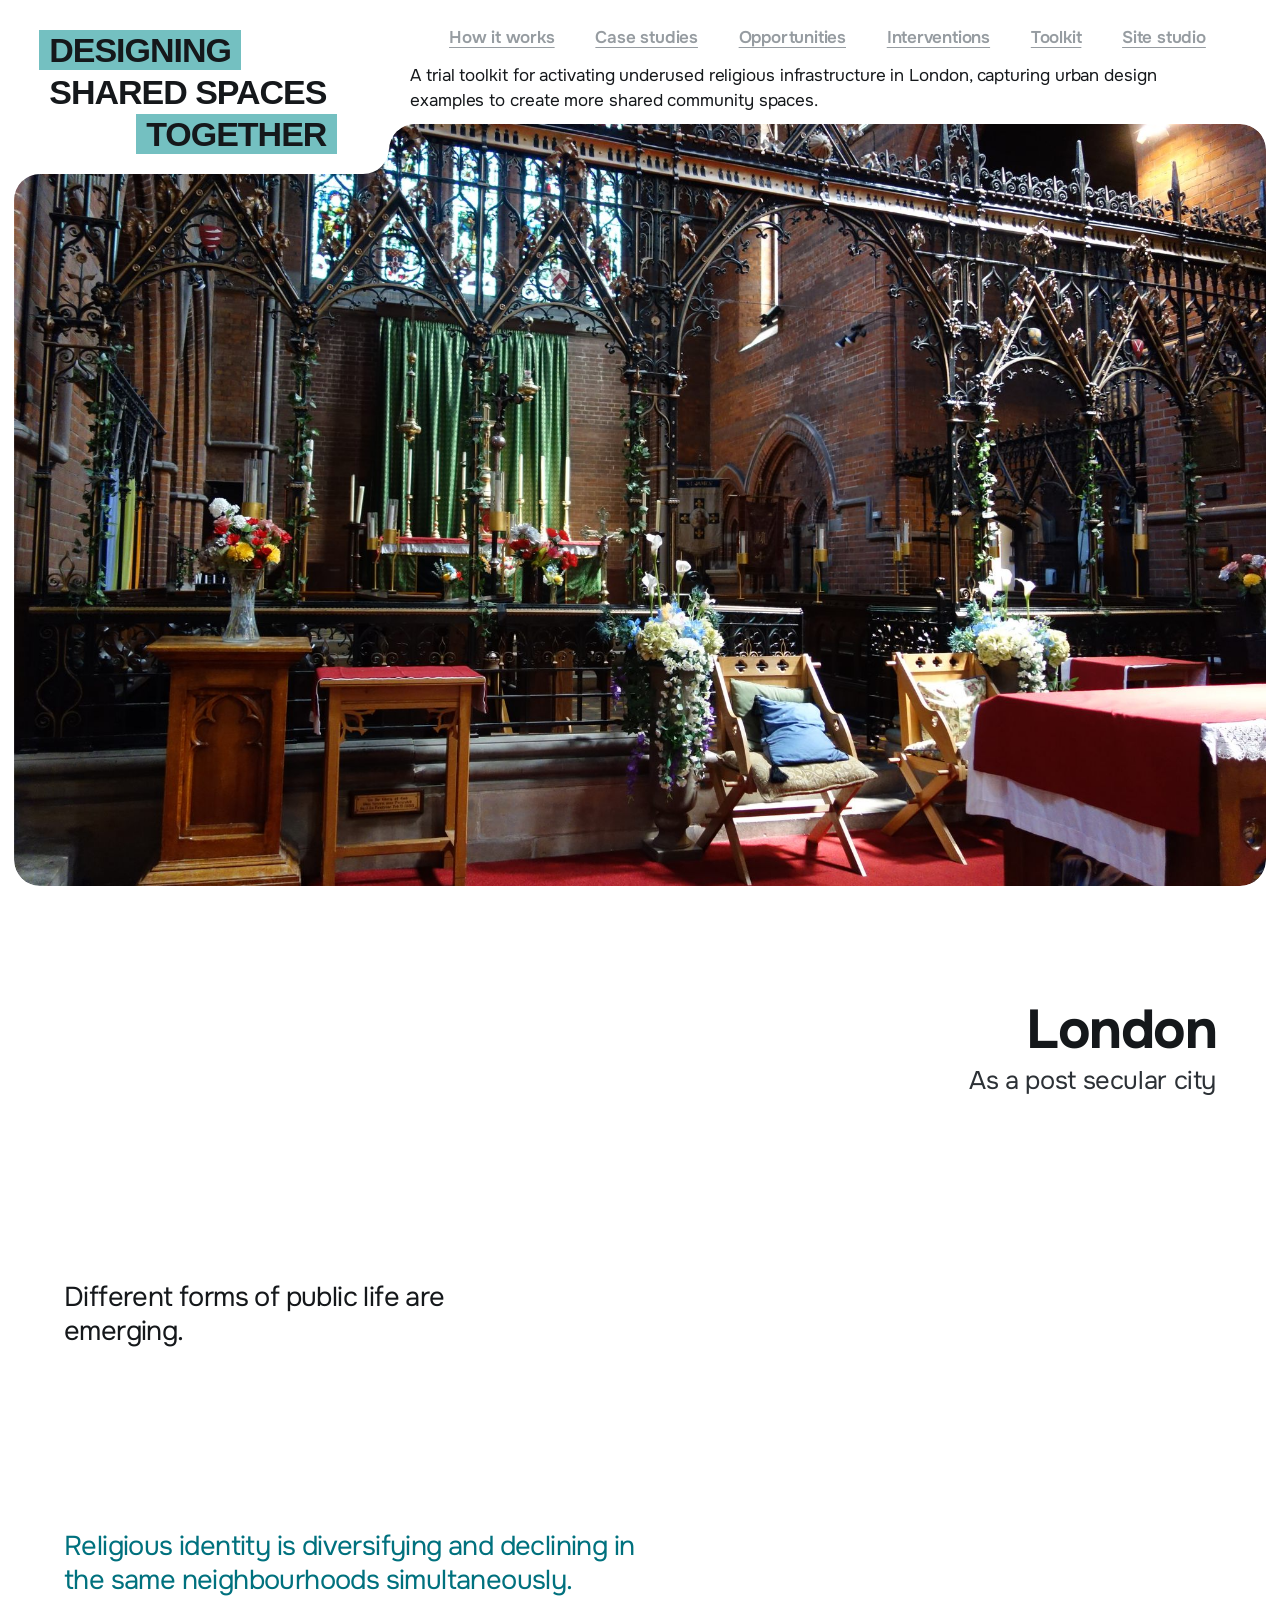
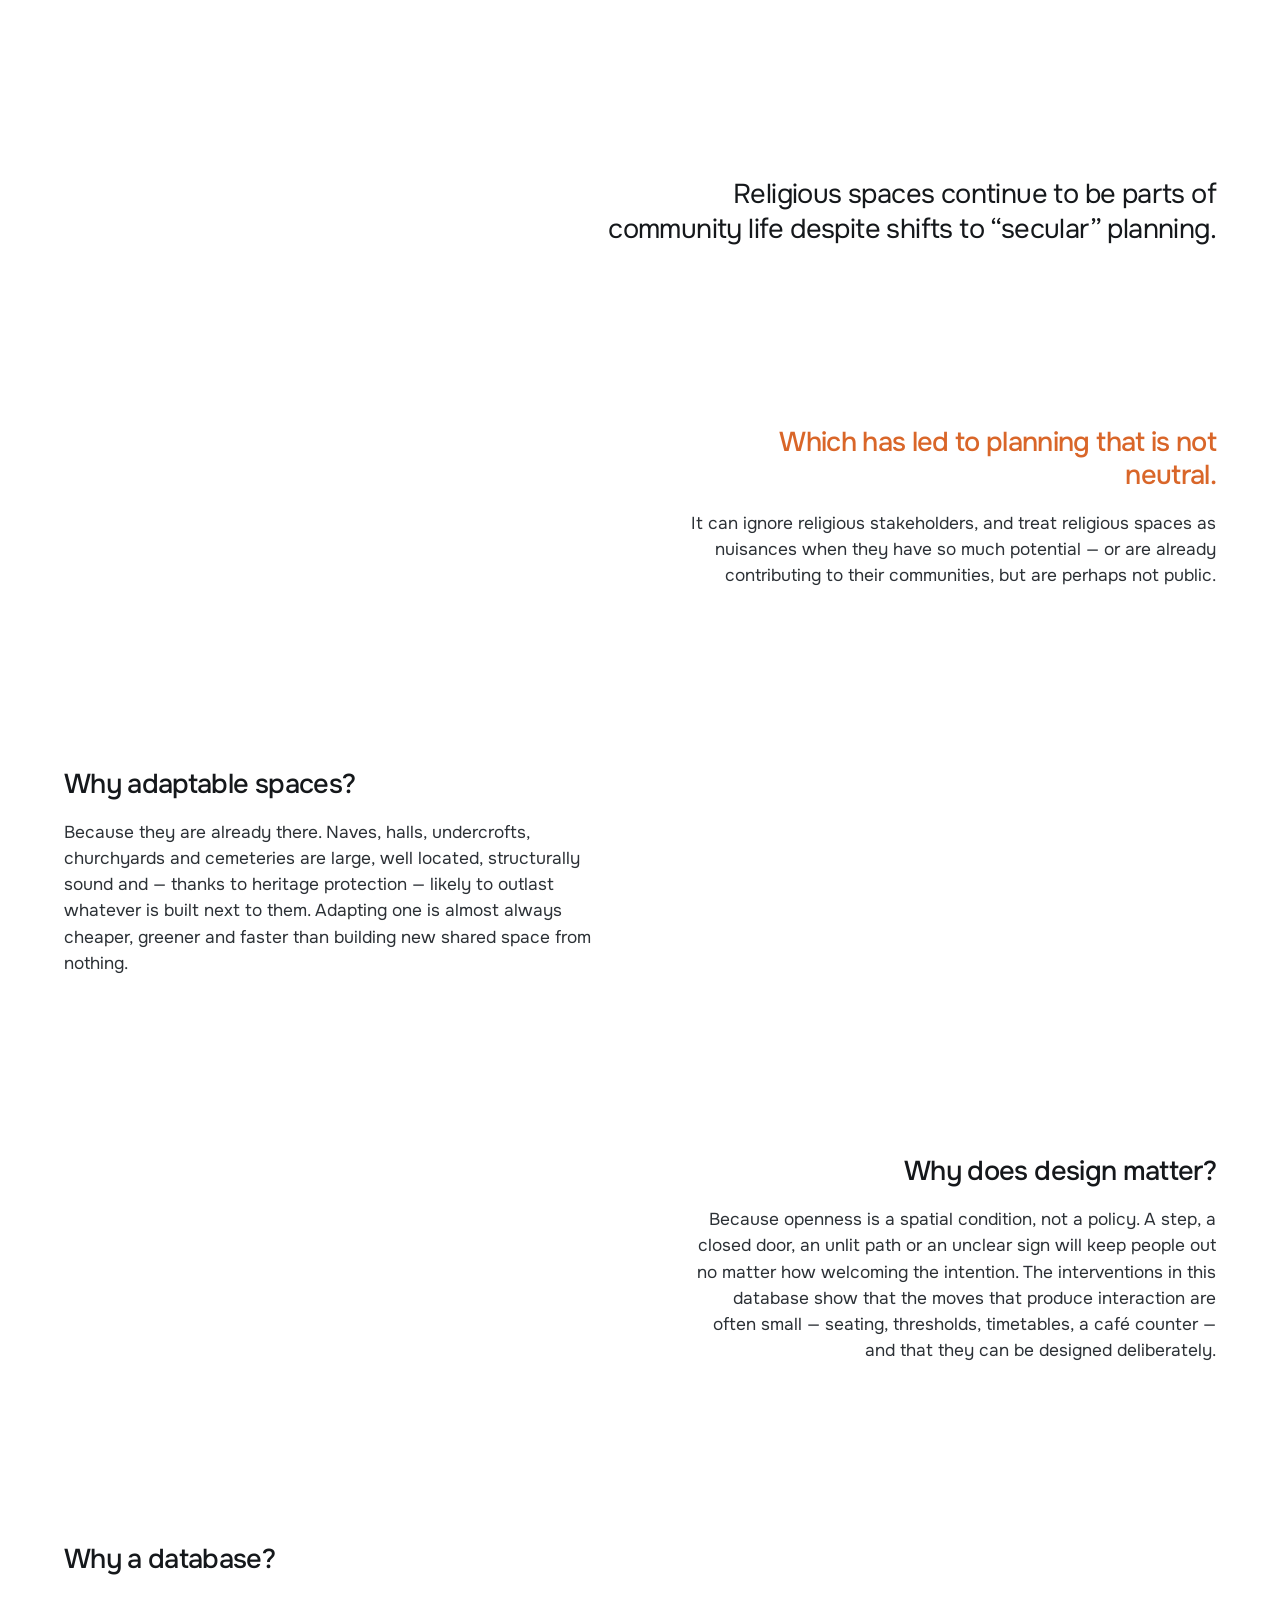
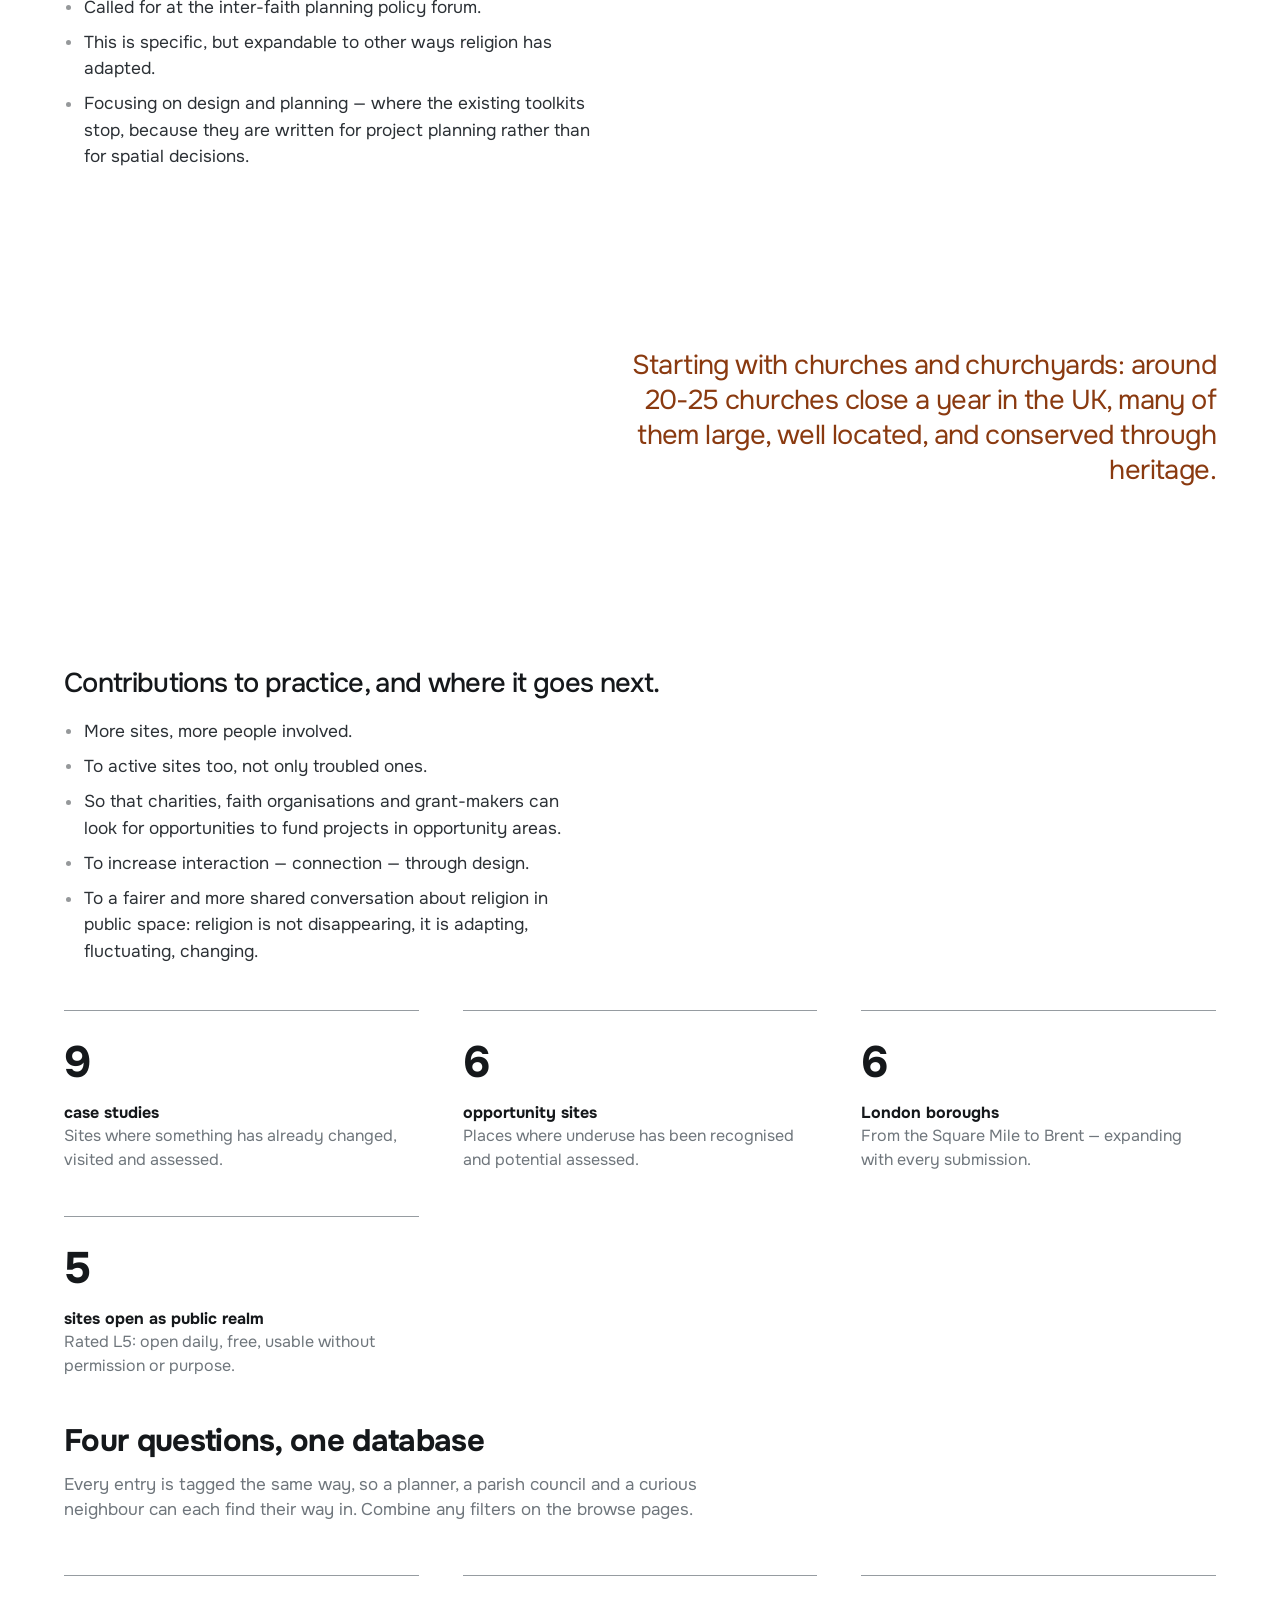
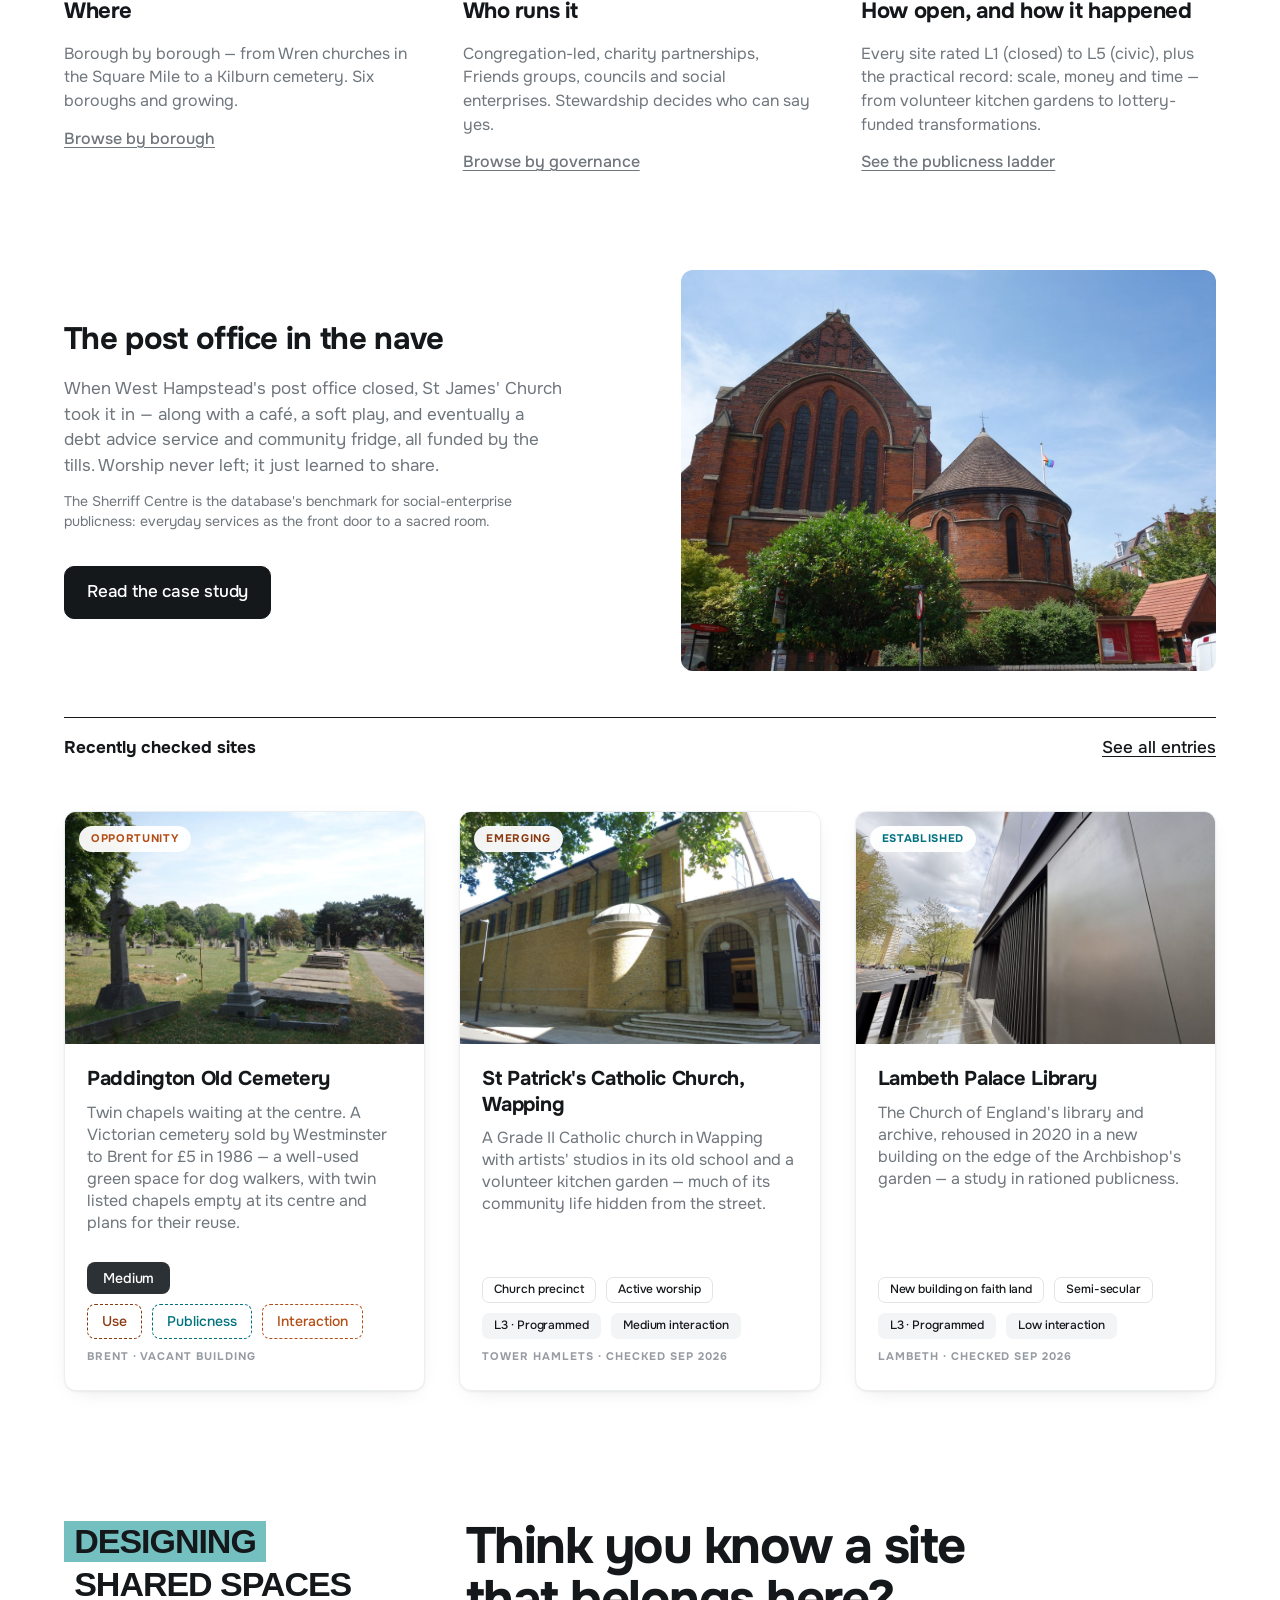
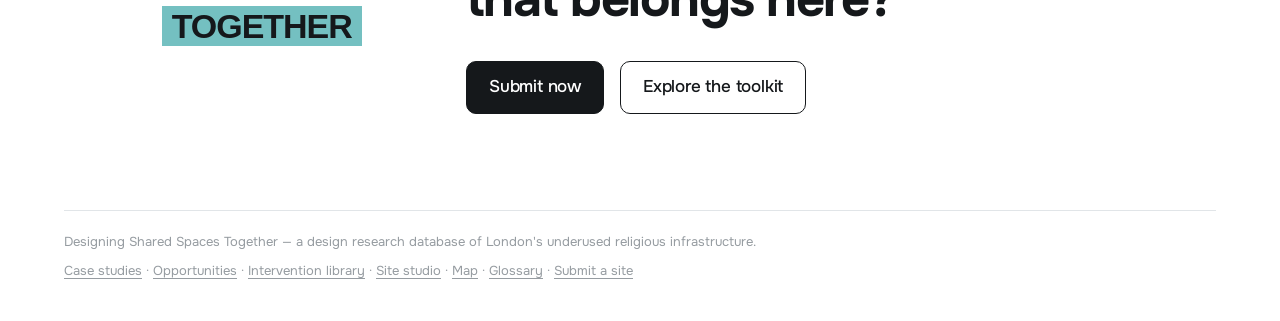
<file: index.html>
<!DOCTYPE html>
<html lang="en">
<head>
<meta charset="UTF-8">
<meta name="viewport" content="width=device-width, initial-scale=1">
<!-- tab icon embedded, so it shows instantly on every page without a fetch -->
<link rel="icon" type="image/png" sizes="32x32" href="[data-uri]">
<link rel="apple-touch-icon" href="apple-touch-icon.png">
<title>Designing Shared Spaces Together — a trial toolkit for underused religious spaces in London</title>
<meta name="description" content="A database of case studies and opportunity sites showing how underused religious infrastructure in London becomes shared, public, sociable space.">
<link rel="preconnect" href="https://fonts.googleapis.com">
<link rel="preconnect" href="https://fonts.gstatic.com" crossorigin>
<link href="https://fonts.googleapis.com/css2?family=Onest:wght@300;400;500;600;700;800&family=Inter:wght@400;500;600;700&display=swap" rel="stylesheet">
<link rel="stylesheet" href="css/style.css?v=89">
</head>
<body data-page="index.html" data-no-header>

<main>

  <!-- ============ landing: wordmark, menu, purpose, photograph ============ -->
  <section class="landing">
    <header class="landing-head">
      <div class="landing-logo">
        <div class="logo logo--lg" role="img" aria-label="Designing Shared Spaces Together">
          <span class="logo-l1">Designing</span><span class="logo-l2">Shared Spaces</span><span class="logo-l3">Together</span>
        </div>
      </div>
      <div class="landing-menu">
        <button class="nav-toggle" aria-expanded="false" aria-controls="mainnav">Menu</button>
        <nav class="site-nav" id="mainnav" aria-label="Main">
          <a href="how-it-works.html">How it works</a>
          <a href="case-studies.html">Case studies</a>
          <a href="opportunities.html">Opportunities</a>
          <a href="interventions.html">Interventions</a>
          <a href="toolkit.html">Toolkit</a>
          <a href="studio.html">Site studio</a>
        </nav>
      </div>
      <p class="landing-tagline">A trial toolkit for activating underused religious infrastructure in London,
        capturing urban design examples to create more shared community spaces.</p>
    </header>
    <div class="landing-hero">
      <img src="images/hero/landing.jpg" alt="The chancel of St James' Church, West Hampstead — home of the Sherriff Centre — with its iron screen, flowers and chairs set out on a red carpet." fetchpriority="high">
    </div>
  </section>

  <section class="narrative" id="why">
    <h1 class="visually-hidden">Why do we need a creative database of case studies?</h1>

    <div class="wrap skyline-band">
      <div class="skyline-cap">
        <b>London</b>
        <span>As a post secular city</span>
      </div>
    </div>

    <div class="wrap narrative-row">
      <p class="statement reveal">Different forms of public life are emerging.</p>
    </div>

    <div class="wrap narrative-row">
      <p class="statement statement--wide statement--green reveal">
        Religious identity is diversifying and declining in the same neighbourhoods simultaneously.
      </p>
    </div>

    <div class="wrap narrative-row">
      <p class="statement statement--wide statement--right reveal">
        Religious spaces continue to be parts of community life despite shifts to &ldquo;secular&rdquo; planning.
      </p>
    </div>

    <div class="wrap narrative-row">
      <div class="q-right reveal">
        <p class="q-head statement--red">Which has led to planning that is not neutral.</p>
        <div class="q-body">
          <p>It can ignore religious stakeholders, and treat religious spaces as nuisances
             when they have so much potential — or are already contributing to their
             communities, but are perhaps not public.</p>
        </div>
      </div>
    </div>

    <div class="wrap narrative-row">
      <div class="reveal">
        <h2 class="q-head">Why adaptable spaces?</h2>
        <div class="q-body">
          <p>Because they are already there. Naves, halls, undercrofts, churchyards and
             cemeteries are large, well located, structurally sound and — thanks to heritage
             protection — likely to outlast whatever is built next to them. Adapting one is
             almost always cheaper, greener and faster than building new shared space from
             nothing.</p>
        </div>
      </div>
    </div>

    <div class="wrap narrative-row">
      <div class="q-right reveal">
        <h2 class="q-head">Why does design matter?</h2>
        <div class="q-body">
          <p>Because openness is a spatial condition, not a policy. A step, a closed door,
             an unlit path or an unclear sign will keep people out no matter how welcoming
             the intention. The interventions in this database show that the moves that
             produce interaction are often small — seating, thresholds, timetables, a café
             counter — and that they can be designed deliberately.</p>
        </div>
      </div>
    </div>

    <div class="wrap narrative-row">
      <div class="reveal">
        <h2 class="q-head">Why a database?</h2>
        <ul class="q-body">
          <li>Called for at the inter-faith planning policy forum.</li>
          <li>This is specific, but expandable to other ways religion has adapted.</li>
          <li>Focusing on design and planning — where the existing toolkits stop, because
              they are written for project planning rather than for spatial decisions.</li>
        </ul>
      </div>
    </div>

    <div class="wrap narrative-row">
      <p class="statement statement--wide statement--right statement--buff reveal">
        Starting with churches and churchyards: around 20-25 churches close a year in the UK,
        many of them large, well located, and conserved through heritage.
      </p>
    </div>

    <div class="wrap narrative-row">
      <div class="reveal">
        <h2 class="q-head">Contributions to practice, and where it goes next.</h2>
        <ul class="q-body">
          <li>More sites, more people involved.</li>
          <li>To active sites too, not only troubled ones.</li>
          <li>So that charities, faith organisations and grant-makers can look for
              opportunities to fund projects in opportunity areas.</li>
          <li>To increase interaction — connection — through design.</li>
          <li>To a fairer and more shared conversation about religion in public space:
              religion is not disappearing, it is adapting, fluctuating, changing.</li>
        </ul>
      </div>
    </div>
  </section>

  <!-- ============ database at a glance ============ -->
  <section class="detail-body">
    <div class="wrap">
      <div class="trio" id="ticker" style="margin-top:40px"></div>
    </div>
  </section>

  <!-- ============ four questions ============ -->
  <section class="detail-body">
    <div class="wrap">
      <h2 class="h-section reveal">Four questions, one database</h2>
      <p class="body-lg reveal" style="margin-top:14px; max-width:62ch">
        Every entry is tagged the same way, so a planner, a parish council and a curious
        neighbour can each find their way in. Combine any filters on the browse pages.
      </p>
      <div class="trio" style="margin-top:52px">
        <div class="reveal">
          <h3>Where</h3>
          <p>Borough by borough — from Wren churches in the Square Mile to a Kilburn cemetery.
             Six boroughs and growing.</p>
          <p style="margin-top:14px"><a class="rule-link" href="case-studies.html">Browse by borough</a></p>
        </div>
        <div class="reveal">
          <h3>Who runs it</h3>
          <p>Congregation-led, charity partnerships, Friends groups, councils and social
             enterprises. Stewardship decides who can say yes.</p>
          <p style="margin-top:14px"><a class="rule-link" href="case-studies.html">Browse by governance</a></p>
        </div>
        <div class="reveal">
          <h3>How open, and how it happened</h3>
          <p>Every site rated L1 (closed) to L5 (civic), plus the practical record: scale,
             money and time — from volunteer kitchen gardens to lottery-funded transformations.</p>
          <p style="margin-top:14px"><a class="rule-link" href="toolkit.html#ladder">See the publicness ladder</a></p>
        </div>
      </div>
    </div>
  </section>

  <!-- ============ featured case study ============ -->
  <section class="detail-body">
    <div class="wrap">
      <div class="split">
        <div class="split-copy">
          <h2 class="h-section">The post office in the nave</h2>
          <p class="body-lg">
            When West Hampstead's post office closed, St James' Church took it in — along with
            a café, a soft play, and eventually a debt advice service and community fridge,
            all funded by the tills. Worship never left; it just learned to share.
          </p>
          <p class="body-sm" style="margin-top:14px">
            The Sherriff Centre is the database's benchmark for social-enterprise publicness:
            everyday services as the front door to a sacred room.
          </p>
          <a class="btn" href="site.html?id=sheriff-centre">Read the case study</a>
        </div>
        <div class="split-figure">
          <img src="images/sheriff-centre/1.jpg" alt="St James' Church, West Hampstead">
        </div>
      </div>
    </div>
  </section>

  <!-- ============ latest additions ============ -->
  <section class="detail-body">
    <div class="wrap">
      <div class="utility-row" style="border-top:1px solid var(--ink); padding-top:18px; margin-top:0">
        <span class="note"><strong>Recently checked sites</strong></span>
        <a class="rule-link" href="case-studies.html">See all entries</a>
      </div>
      <div class="card-grid" id="latest"></div>
    </div>
  </section>

</main>

<script>
/* The photo's outline in one path: rounded outer corners, the cut-out that holds
   the wordmark, and matching curves where the cut meets the photo — every corner
   the same radius. Recomputed whenever the photo changes size; on phones there
   is no cut-out, just rounded corners. */
(() => {
  const hero = document.querySelector(".landing-hero");
  if (!hero || !("ResizeObserver" in window)) return;
  const draw = () => {
    const cs = getComputedStyle(hero.closest(".landing"));
    const w = hero.clientWidth, h = hero.clientHeight;
    const R = parseFloat(cs.getPropertyValue("--r")) || 26;
    const T = parseFloat(cs.getPropertyValue("--tab-w")) || 375;
    const H = parseFloat(cs.getPropertyValue("--tab-h")) || 52;
    if (window.innerWidth <= 900 || !w) { hero.style.clipPath = ""; return; }
    hero.style.clipPath = `path("M${T + R} 0H${w - R}A${R} ${R} 0 0 1 ${w} ${R}V${h - R}A${R} ${R} 0 0 1 ${w - R} ${h}` +
      `H${R}A${R} ${R} 0 0 1 0 ${h - R}V${H + R}A${R} ${R} 0 0 1 ${R} ${H}H${T - R}` +
      `A${R} ${R} 0 0 0 ${T} ${H - R}V${R}A${R} ${R} 0 0 1 ${T + R} 0Z")`;
  };
  new ResizeObserver(draw).observe(hero);
  draw();
})();
</script>
<script src="js/data.js?v=89"></script>
<script src="js/detail-data.js?v=89"></script>
<script src="js/photos.js?v=89"></script>
<script src="js/ui.js?v=89"></script>
<script>
document.addEventListener("DOMContentLoaded", () => {
  const boroughs  = new Set(SITES.map(s => s.borough)).size;
  const caseCount = SITES.filter(s => s.isCaseStudy).length;
  const oppCount  = SITES.filter(s => s.opportunity).length;
  const civic     = SITES.filter(s => s.publicness === 5).length;

  document.getElementById("ticker").innerHTML = [
    [caseCount, "case studies", "Sites where something has already changed, visited and assessed."],
    [oppCount,  "opportunity sites", "Places where underuse has been recognised and potential assessed."],
    [boroughs,  "London boroughs", "From the Square Mile to Brent — expanding with every submission."],
    [civic,     "sites open as public realm", "Rated L5: open daily, free, usable without permission or purpose."]
  ].map(([n, label, note]) => `
    <div class="reveal">
      <h3 style="font-size:2.75rem; letter-spacing:-.03em">${n}</h3>
      <p style="margin-top:6px"><strong class="ink">${label}</strong><br>${note}</p>
    </div>`).join("");

  document.getElementById("latest").innerHTML =
    ["paddington-old-cemetery", "st-patricks-wapping", "lambeth-palace-library"]
      .map(id => { const s = getSite(id); return s.isCaseStudy ? caseCard(s) : oppCard(s); })
      .join("");

  initReveal();
});
</script>
</body>
</html>
</file>
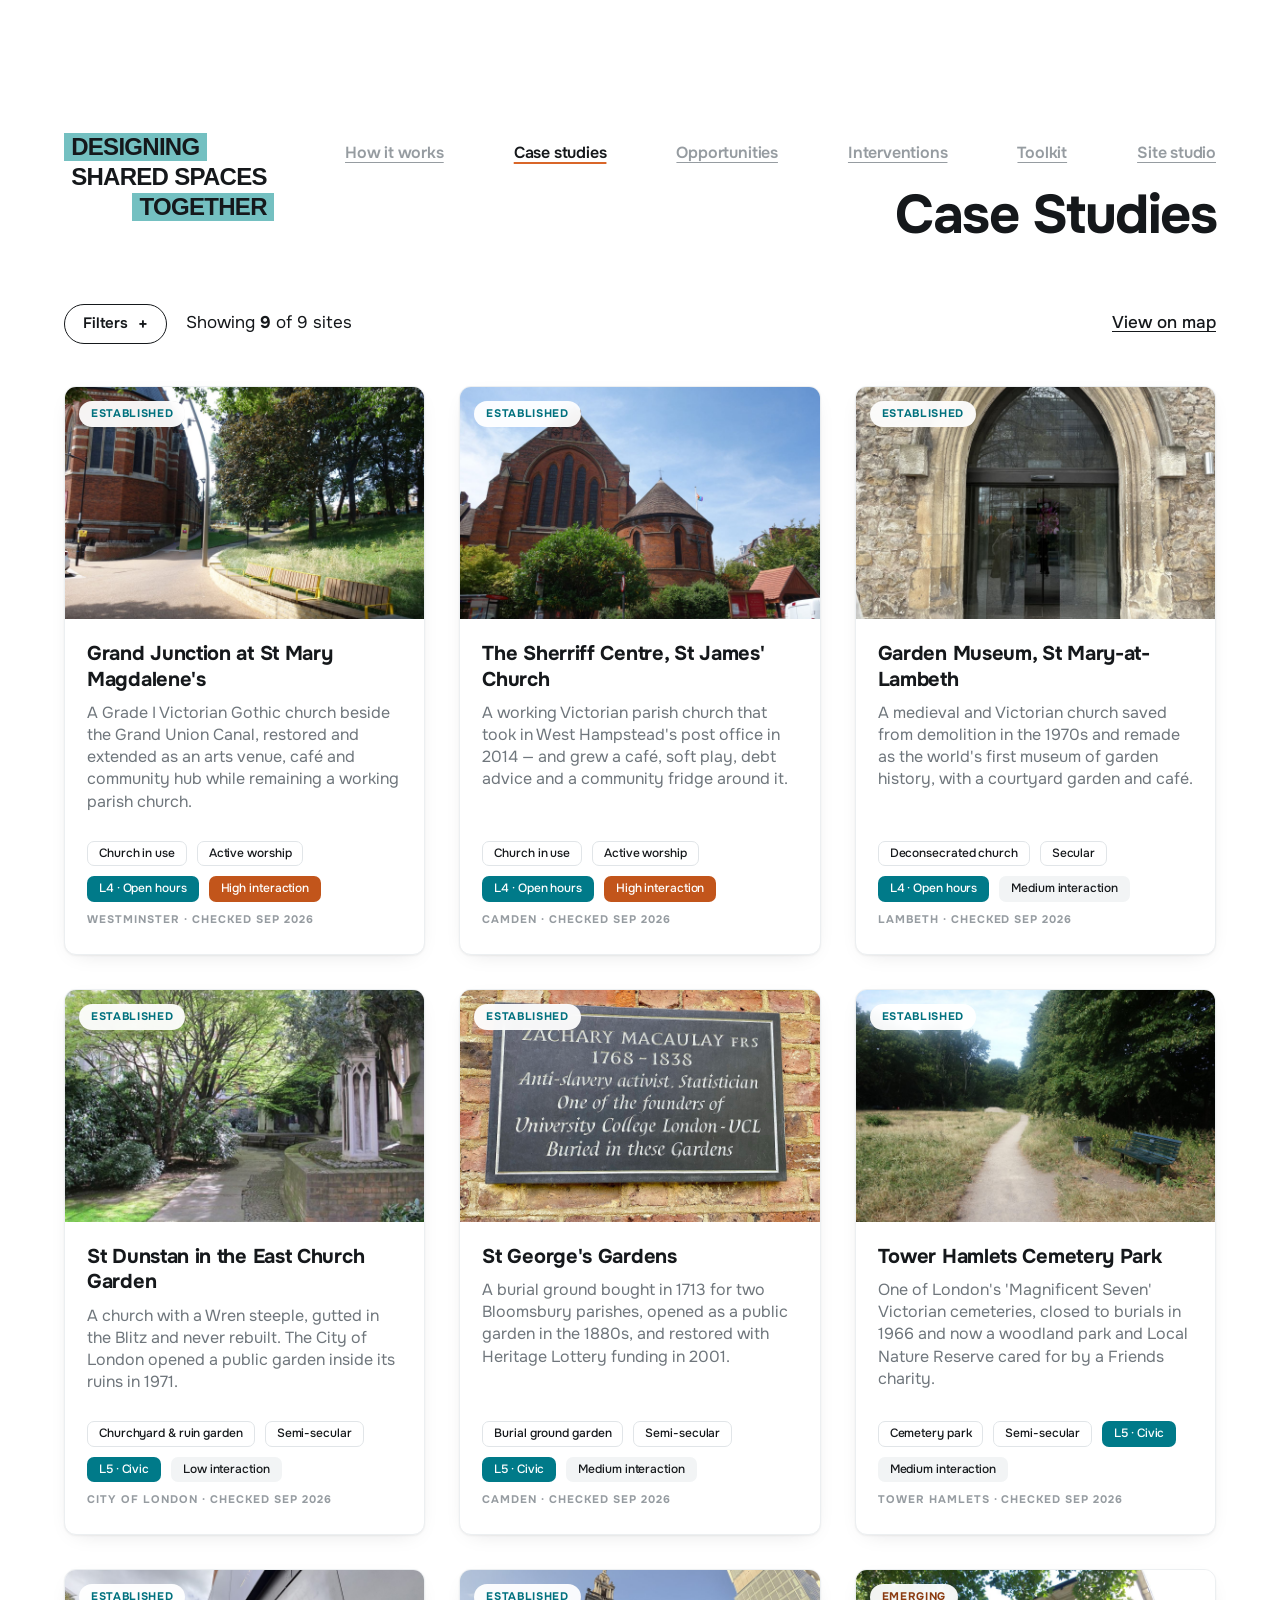
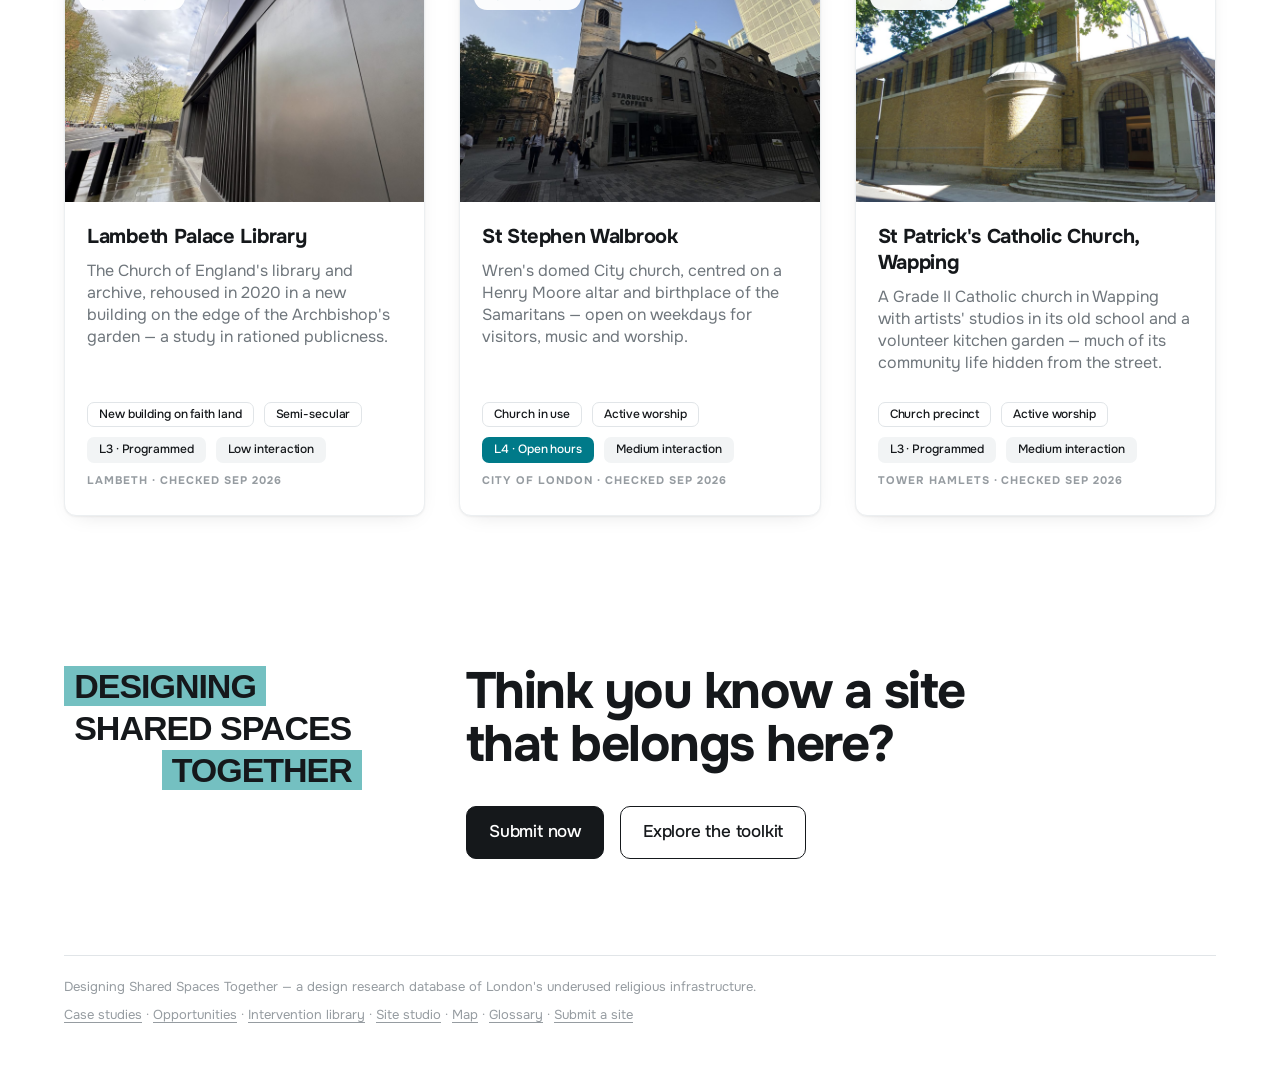
<file: case-studies.html>
<!DOCTYPE html>
<html lang="en">
<head>
<meta charset="UTF-8">
<meta name="viewport" content="width=device-width, initial-scale=1">
<!-- tab icon embedded, so it shows instantly on every page without a fetch -->
<link rel="icon" type="image/png" sizes="32x32" href="[data-uri]">
<link rel="apple-touch-icon" href="apple-touch-icon.png">
<title>Case studies — Designing Shared Spaces Together</title>
<meta name="description" content="London sites where underused religious infrastructure has already become a place of interaction — filterable by borough, governance, publicness, scale and use.">
<link rel="preconnect" href="https://fonts.googleapis.com">
<link rel="preconnect" href="https://fonts.gstatic.com" crossorigin>
<link href="https://fonts.googleapis.com/css2?family=Onest:wght@300;400;500;600;700;800&family=Inter:wght@400;500;600;700&display=swap" rel="stylesheet">
<link rel="stylesheet" href="css/style.css?v=89">
</head>
<body data-page="case-studies.html">

<main class="page" id="browse">
  <section class="page-head">
    <div class="wrap">
      <h1 class="h-page">Case Studies</h1>
      <div class="utility-row">
        <span class="note">
          <button class="filter-btn" data-rail-toggle type="button" aria-expanded="false" aria-controls="filters">Filters</button>
          <span data-count style="margin-left:14px"></span>
        </span>
        <a class="rule-link" href="map.html?set=case">View on map</a>
      </div>
    </div>
  </section>

  <div class="wrap browse-layout">
    <div class="filter-rail" id="filters" aria-label="Filters">
      <div class="filter-rail-inner"><!-- built by filters.js --></div>
    </div>
    <div class="active-chips" data-chips aria-live="polite"></div>
    <div class="card-grid" data-results style="margin-top:0"></div>
  </div>
</main>

<script src="js/data.js?v=89"></script>
<script src="js/detail-data.js?v=89"></script>
<script src="js/photos.js?v=89"></script>
<script src="js/ui.js?v=89"></script>
<script src="js/filters.js?v=89"></script>
<script>
document.addEventListener("DOMContentLoaded", () => {
  createBrowse({
    mount: document.getElementById("browse"),
    data: SITES.filter(s => s.isCaseStudy),
    renderCard: caseCard,
    emptyHint: "Try removing a filter or two — rare combinations are exactly the gaps this database wants to fill.",
    groups: [
      {
        title: "Where",
        subs: [
          { key: "borough", label: "London borough", type: "multi", options: TAXONOMY.boroughs, get: s => s.borough }
        ]
      },
      {
        title: "Who runs it",
        hint: "Stewardship decides who can say yes.",
        subs: [
          { key: "governance", label: "Governance", type: "multi", options: TAXONOMY.governance, get: s => s.governance },
          { key: "faith", label: "Faith tradition", type: "multi", options: TAXONOMY.faith, get: s => s.faith }
        ]
      },
      {
        title: "How open",
        hint: "Measured in practice, not policy.",
        subs: [
          { key: "publicness", label: "Publicness — minimum level", type: "range", get: s => s.publicness },
          { key: "sacredness", label: "Sacredness", type: "single", options: TAXONOMY.sacredness, get: s => s.sacredness },
          { key: "interaction", label: "Levels of interaction", type: "multi", options: ["Low", "Medium", "High"], get: s => s.interaction }
        ]
      },
      {
        title: "How it happened",
        hint: "The practical record: scale, money, time.",
        subs: [
          { key: "typology", label: "Spatial typology", type: "multi", options: [...new Set(SITES.map(s => s.typology))], get: s => s.typology },
          { key: "scale", label: "Intervention scale", type: "single", options: TAXONOMY.scale, get: s => s.scale },
          { key: "permanence", label: "Permanence", type: "multi", options: TAXONOMY.permanence, get: s => s.permanence },
          { key: "funding", label: "Funding route", type: "multi", options: TAXONOMY.funding, get: s => s.funding },
          { key: "cost", label: "Cost band", type: "single", options: TAXONOMY.cost, get: s => s.cost },
          { key: "timescale", label: "Timescale", type: "single", options: TAXONOMY.timescale, get: s => s.timescale }
        ]
      },
      {
        title: "What happens there",
        subs: [
          { key: "uses", label: "Uses", type: "multi", options: TAXONOMY.uses, get: s => s.uses }
        ]
      }
    ]
  });
});
</script>
</body>
</html>
</file>
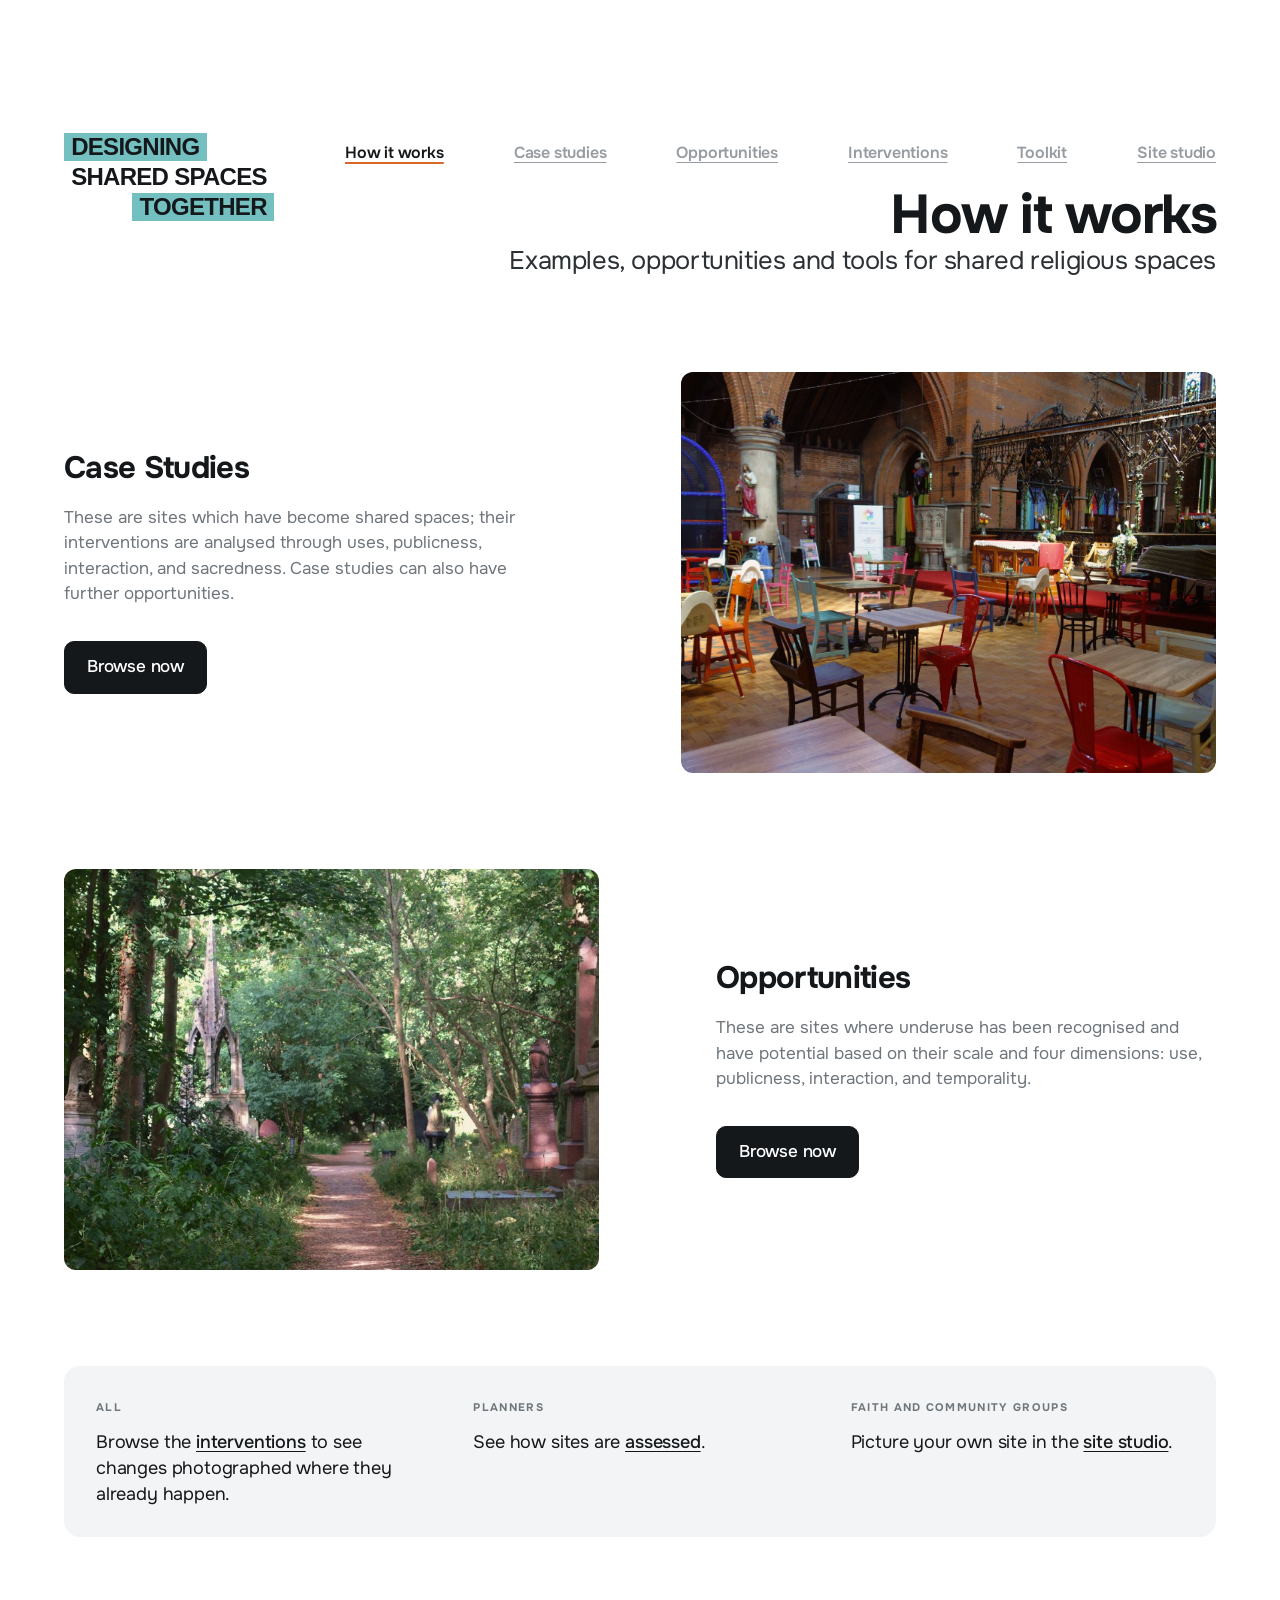
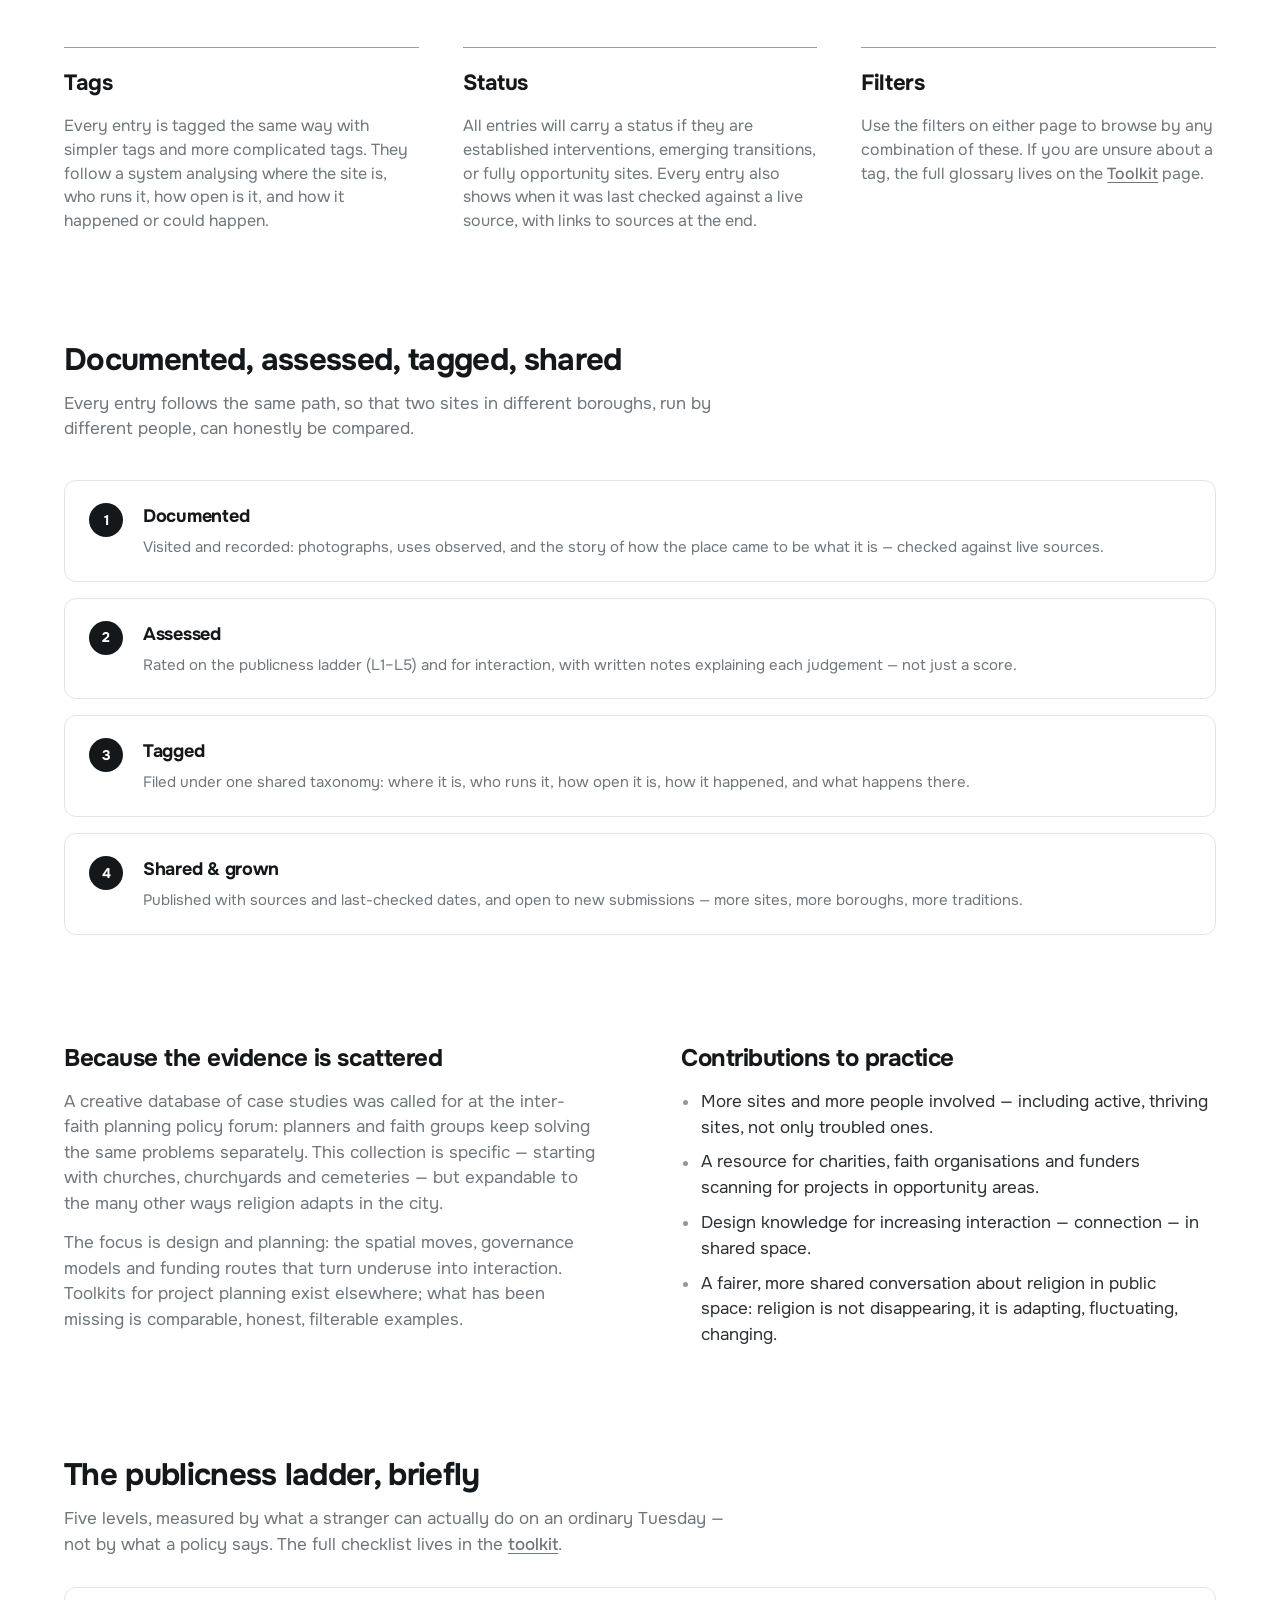
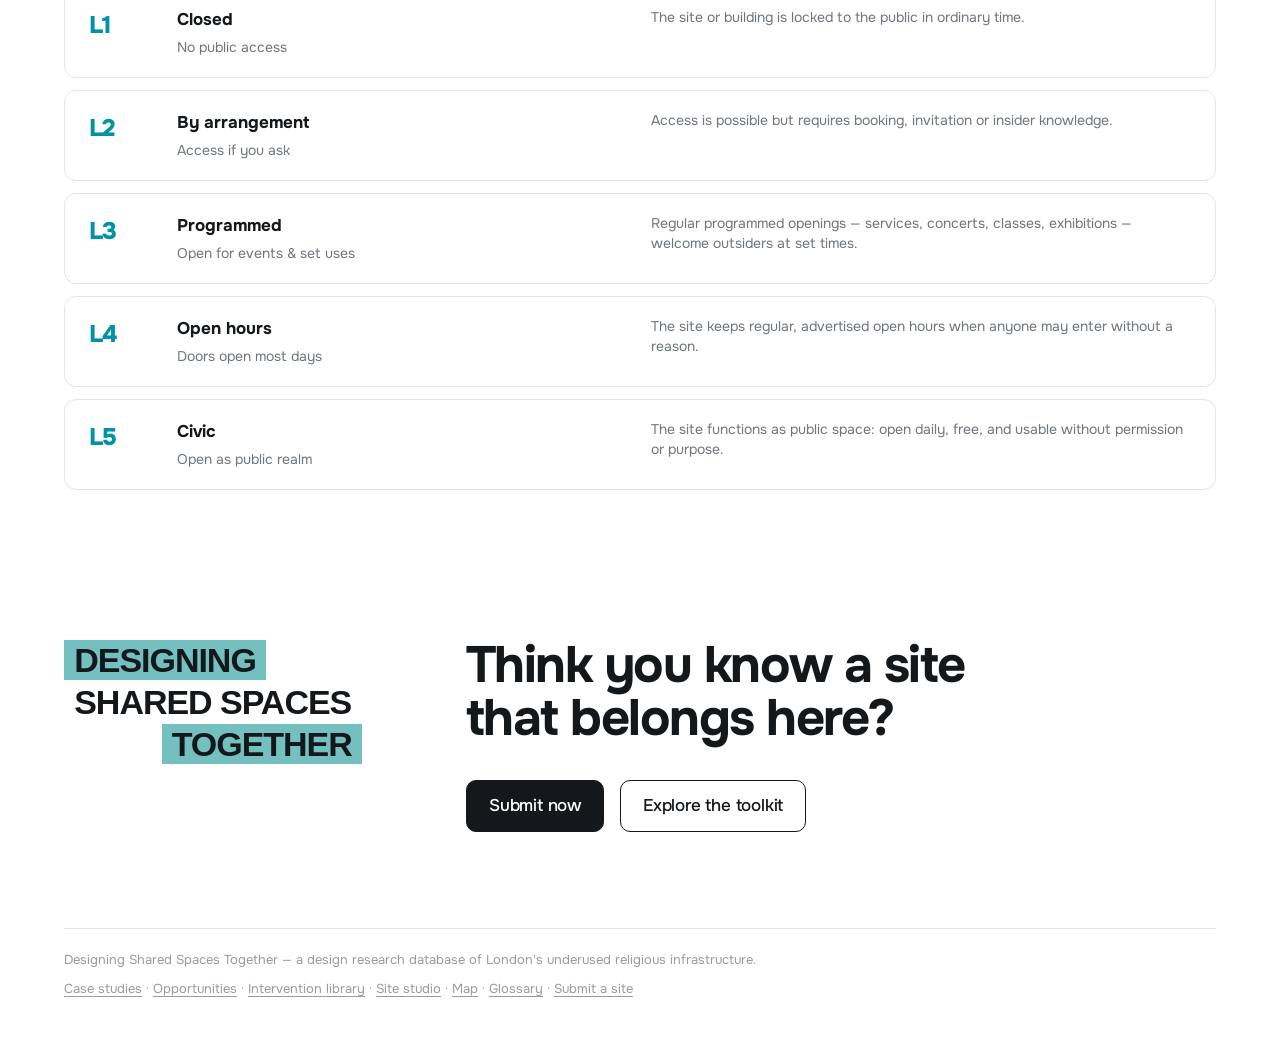
<file: how-it-works.html>
<!DOCTYPE html>
<html lang="en">
<head>
<meta charset="UTF-8">
<meta name="viewport" content="width=device-width, initial-scale=1">
<!-- tab icon embedded, so it shows instantly on every page without a fetch -->
<link rel="icon" type="image/png" sizes="32x32" href="[data-uri]">
<link rel="apple-touch-icon" href="apple-touch-icon.png">
<title>How it works — Designing Shared Spaces Together</title>
<meta name="description" content="A database in two parts: case studies of interventions that worked, and opportunity sites where they could work next.">
<link rel="preconnect" href="https://fonts.googleapis.com">
<link rel="preconnect" href="https://fonts.gstatic.com" crossorigin>
<link href="https://fonts.googleapis.com/css2?family=Onest:wght@300;400;500;600;700;800&family=Inter:wght@400;500;600;700&display=swap" rel="stylesheet">
<link rel="stylesheet" href="css/style.css?v=89">
</head>
<body data-page="how-it-works.html">

<main class="page">
  <section class="page-head">
    <div class="wrap">
      <h1 class="h-page">How it works</h1>
      <p class="h-page-sub">Examples, opportunities and tools for shared religious spaces</p>
    </div>
  </section>

  <div class="wrap">

    <!-- ---------------- case studies ---------------- -->
    <div class="split reveal">
      <div class="split-copy">
        <h2 class="h-section">Case Studies</h2>
        <p class="body-lg">
          These are sites which have become shared spaces; their interventions are
          analysed through uses, publicness, interaction, and sacredness. Case studies can also
          have further opportunities.
        </p>
        <a class="btn" href="case-studies.html">Browse now</a>
      </div>
      <div class="split-figure">
        <img src="images/how-case-studies.jpg"
             alt="Café tables and colourful chairs set out in the nave of a working church">
      </div>
    </div>

    <!-- ---------------- opportunities ---------------- -->
    <div class="split split--flip reveal">
      <div class="split-copy">
        <h2 class="h-section">Opportunities</h2>
        <p class="body-lg">
          These are sites where underuse has been recognised and have potential based on their
          scale and four dimensions: use, publicness, interaction, and temporality.
        </p>
        <a class="btn" href="opportunities.html">Browse now</a>
      </div>
      <div class="split-figure">
        <img src="images/how-opportunities.jpg"
             alt="A wooded path through a Victorian cemetery, monuments among the trees">
      </div>
    </div>

    <!-- ---------------- where to start, by reader ---------------- -->
    <div class="ways-in reveal" aria-label="Where to start">
      <div>
        <span class="eyebrow">All</span>
        <p>Browse the <a class="rule-link" href="interventions.html">interventions</a> to see changes photographed where they already happen.</p>
      </div>
      <div>
        <span class="eyebrow">Planners</span>
        <p>See how sites are <a class="rule-link" href="toolkit.html">assessed</a>.</p>
      </div>
      <div>
        <span class="eyebrow">Faith and community groups</span>
        <p>Picture your own site in the <a class="rule-link" href="studio.html">site studio</a>.</p>
      </div>
    </div>

    <!-- ---------------- tags / status / filters ---------------- -->
    <div class="trio">
      <div class="reveal">
        <h3>Tags</h3>
        <p>Every entry is tagged the same way with simpler tags and more complicated tags.
           They follow a system analysing where the site is, who runs it, how open is it,
           and how it happened or could happen.</p>
      </div>
      <div class="reveal">
        <h3>Status</h3>
        <p>All entries will carry a status if they are established interventions, emerging
           transitions, or fully opportunity sites. Every entry also shows when it was last
           checked against a live source, with links to sources at the end.</p>
      </div>
      <div class="reveal">
        <h3>Filters</h3>
        <p>Use the filters on either page to browse by any combination of these. If you are
           unsure about a tag, the full glossary lives on the
           <a class="rule-link" href="toolkit.html#glossary">Toolkit</a> page.</p>
      </div>
    </div>

    <!-- ---------------- every entry follows the same path ---------------- -->
    <section class="detail-body" style="margin-top:110px">
      <h2 class="h-section reveal">Documented, assessed, tagged, shared</h2>
      <p class="body-lg reveal" style="margin-top:14px; max-width:62ch">
        Every entry follows the same path, so that two sites in different boroughs, run by
        different people, can honestly be compared.
      </p>
      <div class="tree" style="margin-top:38px">
        <div class="tree-step reveal">
          <span class="n">1</span>
          <div>
            <h3>Documented</h3>
            <p>Visited and recorded: photographs, uses observed, and the story of how the place
               came to be what it is — checked against live sources.</p>
          </div>
        </div>
        <div class="tree-step reveal">
          <span class="n">2</span>
          <div>
            <h3>Assessed</h3>
            <p>Rated on the publicness ladder (L1–L5) and for interaction, with written notes
               explaining each judgement — not just a score.</p>
          </div>
        </div>
        <div class="tree-step reveal">
          <span class="n">3</span>
          <div>
            <h3>Tagged</h3>
            <p>Filed under one shared taxonomy: where it is, who runs it, how open it is,
               how it happened, and what happens there.</p>
          </div>
        </div>
        <div class="tree-step reveal">
          <span class="n">4</span>
          <div>
            <h3>Shared &amp; grown</h3>
            <p>Published with sources and last-checked dates, and open to new submissions —
               more sites, more boroughs, more traditions.</p>
          </div>
        </div>
      </div>
    </section>

    <!-- ---------------- why a database / where it goes ---------------- -->
    <section class="detail-body" style="margin-top:110px">
      <div class="split" style="margin-top:0; align-items:start">
        <div class="split-copy reveal" style="max-width:none">
          <h2 class="h-block">Because the evidence is scattered</h2>
          <p class="body-lg" style="margin-top:16px">
            A creative database of case studies was called for at the inter-faith planning policy
            forum: planners and faith groups keep solving the same problems separately. This
            collection is specific — starting with churches, churchyards and cemeteries — but
            expandable to the many other ways religion adapts in the city.
          </p>
          <p class="body-lg" style="margin-top:14px">
            The focus is design and planning: the spatial moves, governance models and funding
            routes that turn underuse into interaction. Toolkits for project planning exist
            elsewhere; what has been missing is comparable, honest, filterable examples.
          </p>
        </div>
        <div class="reveal">
          <h2 class="h-block">Contributions to practice</h2>
          <ul class="q-body" style="margin-top:16px; font-size:1.0625rem">
            <li>More sites and more people involved — including active, thriving sites, not only
                troubled ones.</li>
            <li>A resource for charities, faith organisations and funders scanning for projects
                in opportunity areas.</li>
            <li>Design knowledge for increasing interaction — connection — in shared space.</li>
            <li>A fairer, more shared conversation about religion in public space: religion is not
                disappearing, it is adapting, fluctuating, changing.</li>
          </ul>
        </div>
      </div>
    </section>

    <!-- ---------------- publicness ladder, briefly ---------------- -->
    <section class="detail-body" style="margin-top:110px">
      <h2 class="h-section reveal">The publicness ladder, briefly</h2>
      <p class="body-lg reveal" style="margin-top:14px; max-width:62ch">
        Five levels, measured by what a stranger can actually do on an ordinary Tuesday — not by
        what a policy says. The full checklist lives in the
        <a class="rule-link" href="toolkit.html#ladder">toolkit</a>.
      </p>
      <div class="ladder-list" id="ladder-brief"></div>
    </section>

  </div>
</main>

<script src="js/data.js?v=89"></script>
<script src="js/detail-data.js?v=89"></script>
<script src="js/photos.js?v=89"></script>
<script src="js/ui.js?v=89"></script>
<script>
document.addEventListener("DOMContentLoaded", () => {
  document.getElementById("ladder-brief").innerHTML = LADDER.map(r => `
    <div class="ladder-row reveal">
      <div class="lv">L${r.level}</div>
      <div><h3>${r.name}</h3><p class="short">${r.short}</p></div>
      <div><p class="body-sm">${r.desc}</p></div>
    </div>`).join("");
  initReveal();
});
</script>
</body>
</html>
</file>
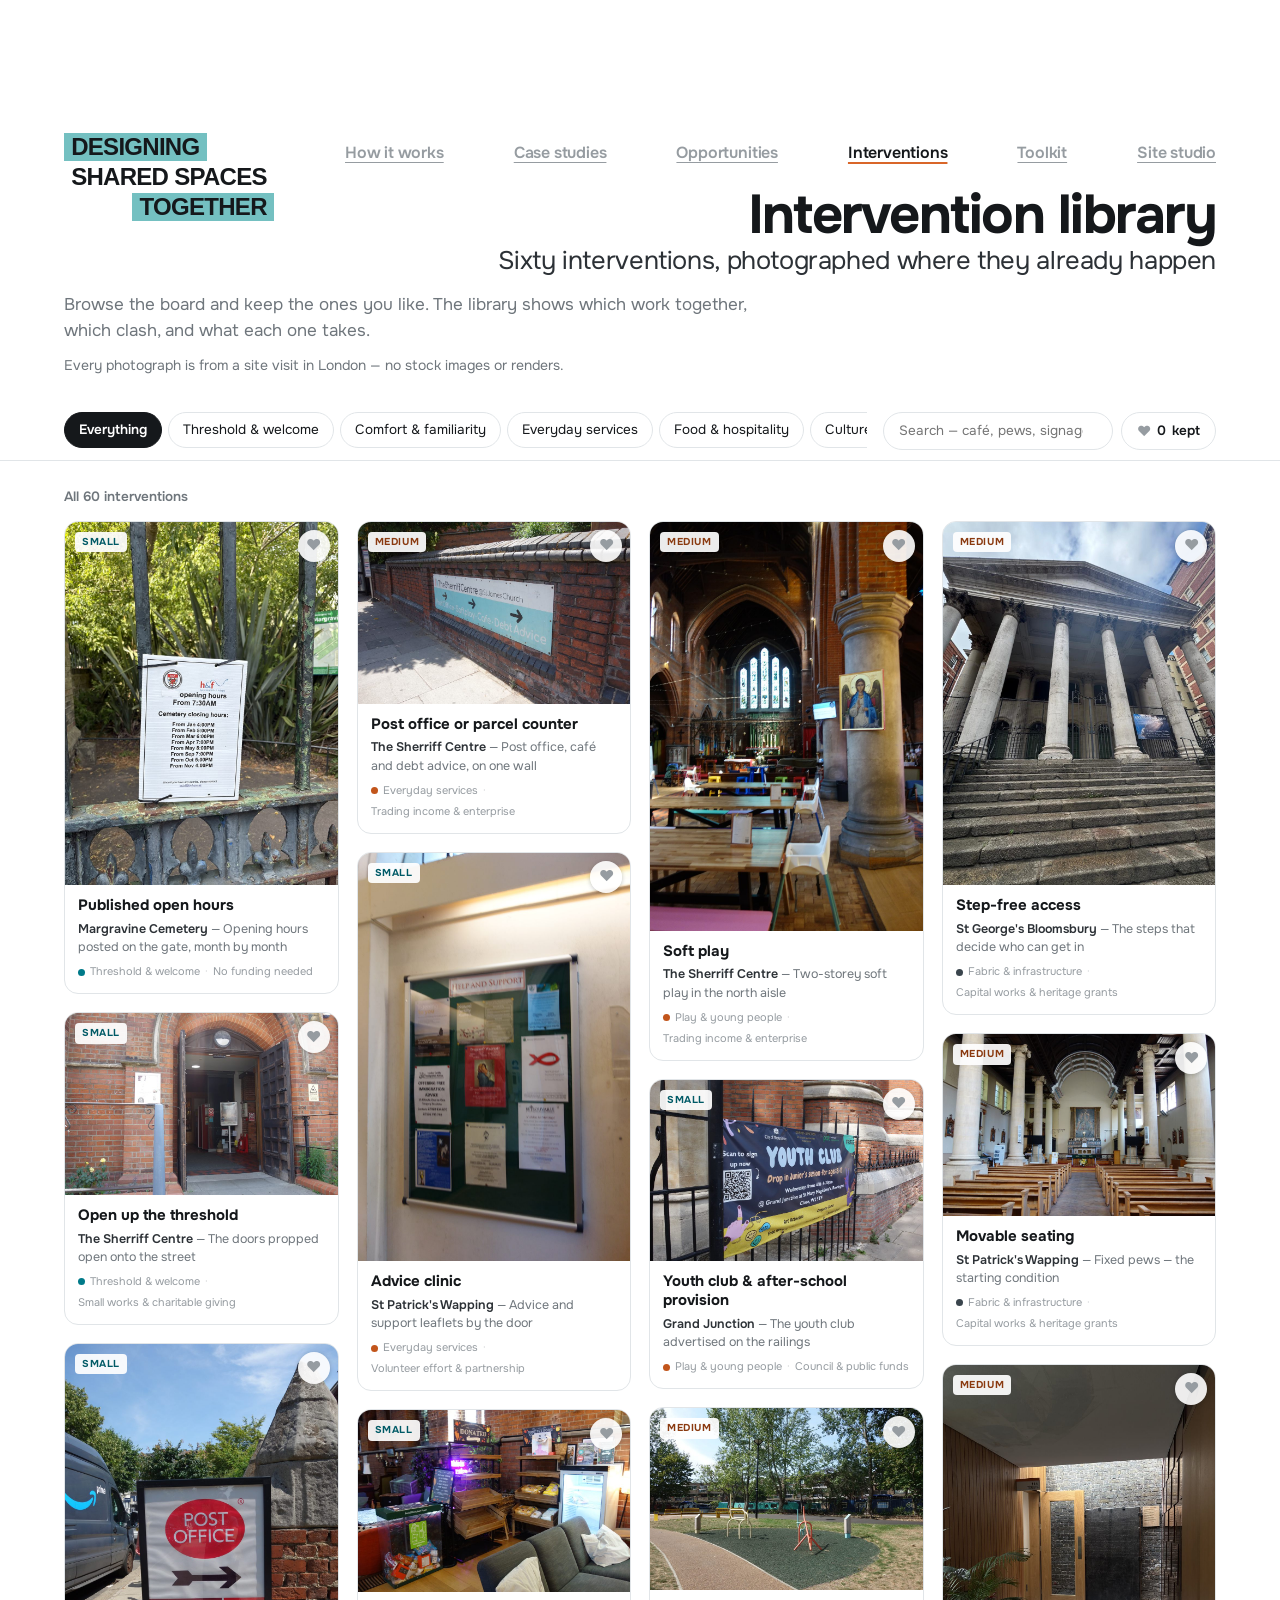
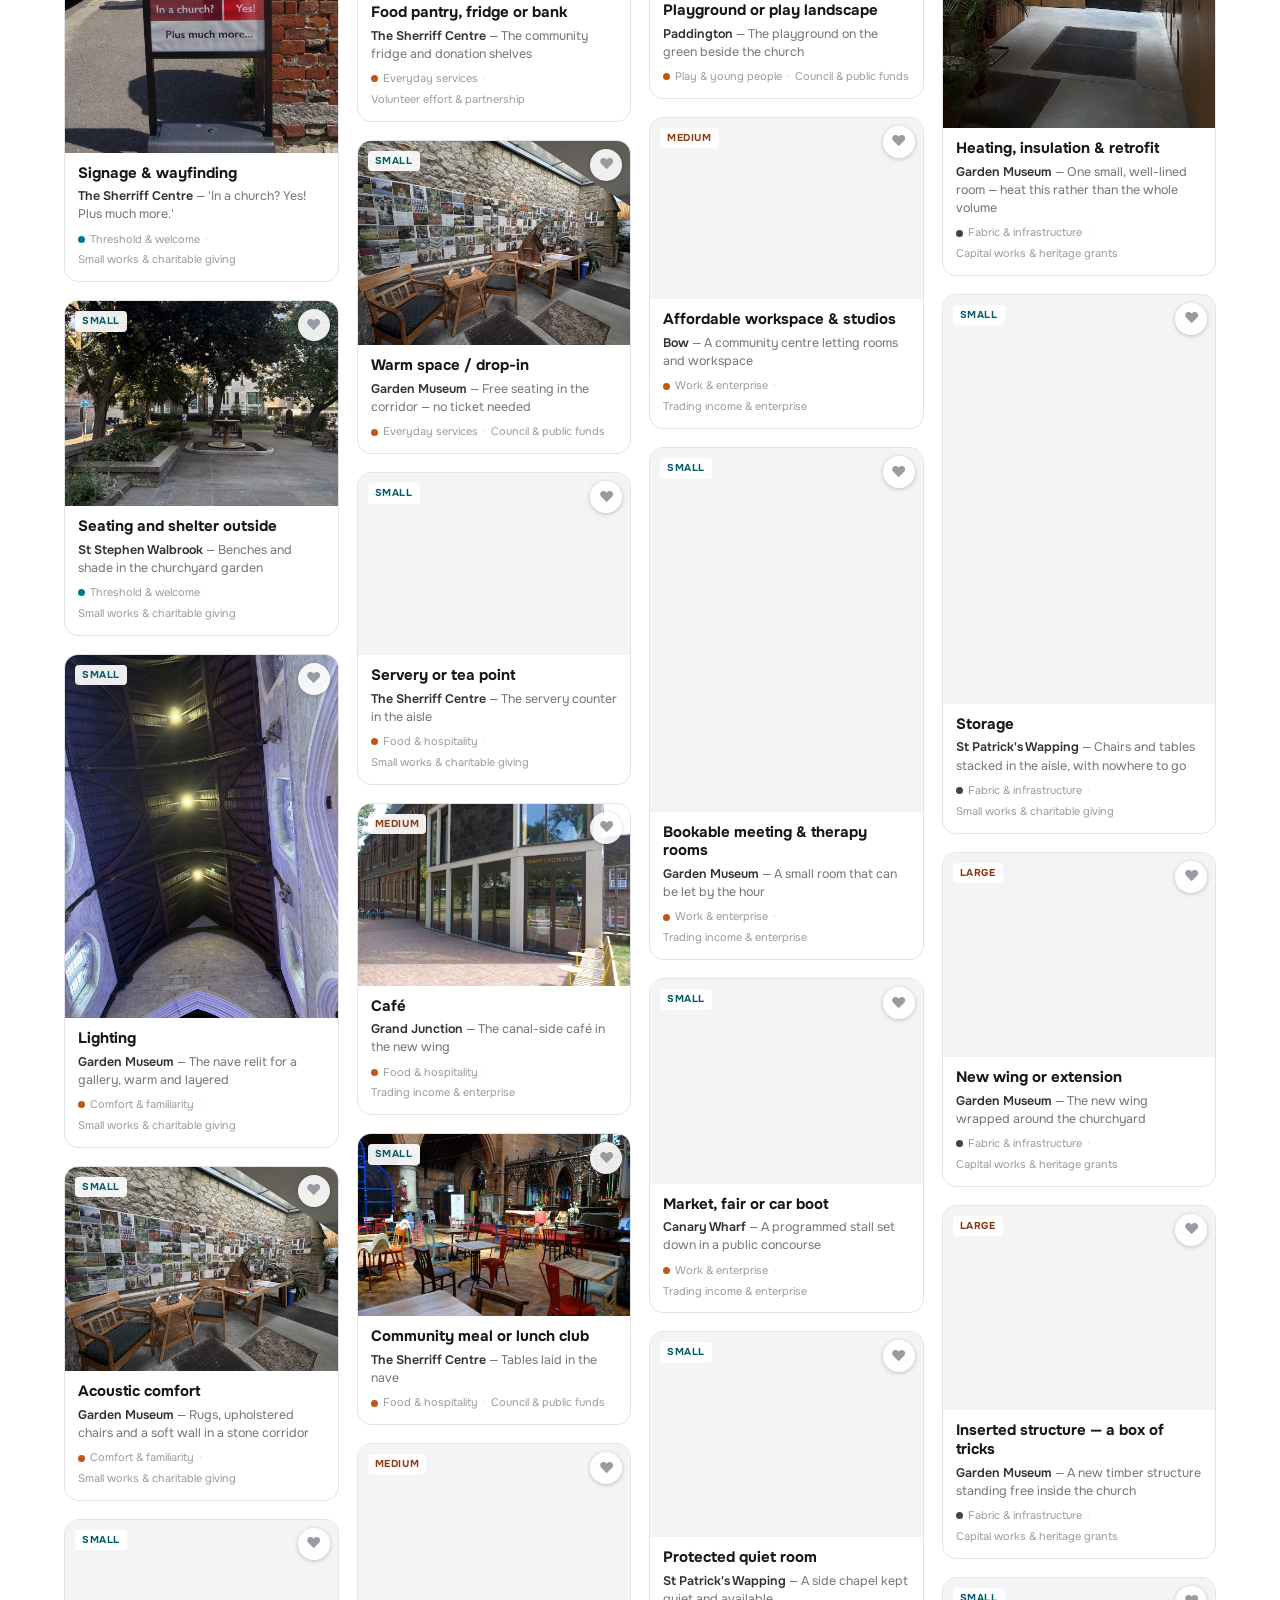
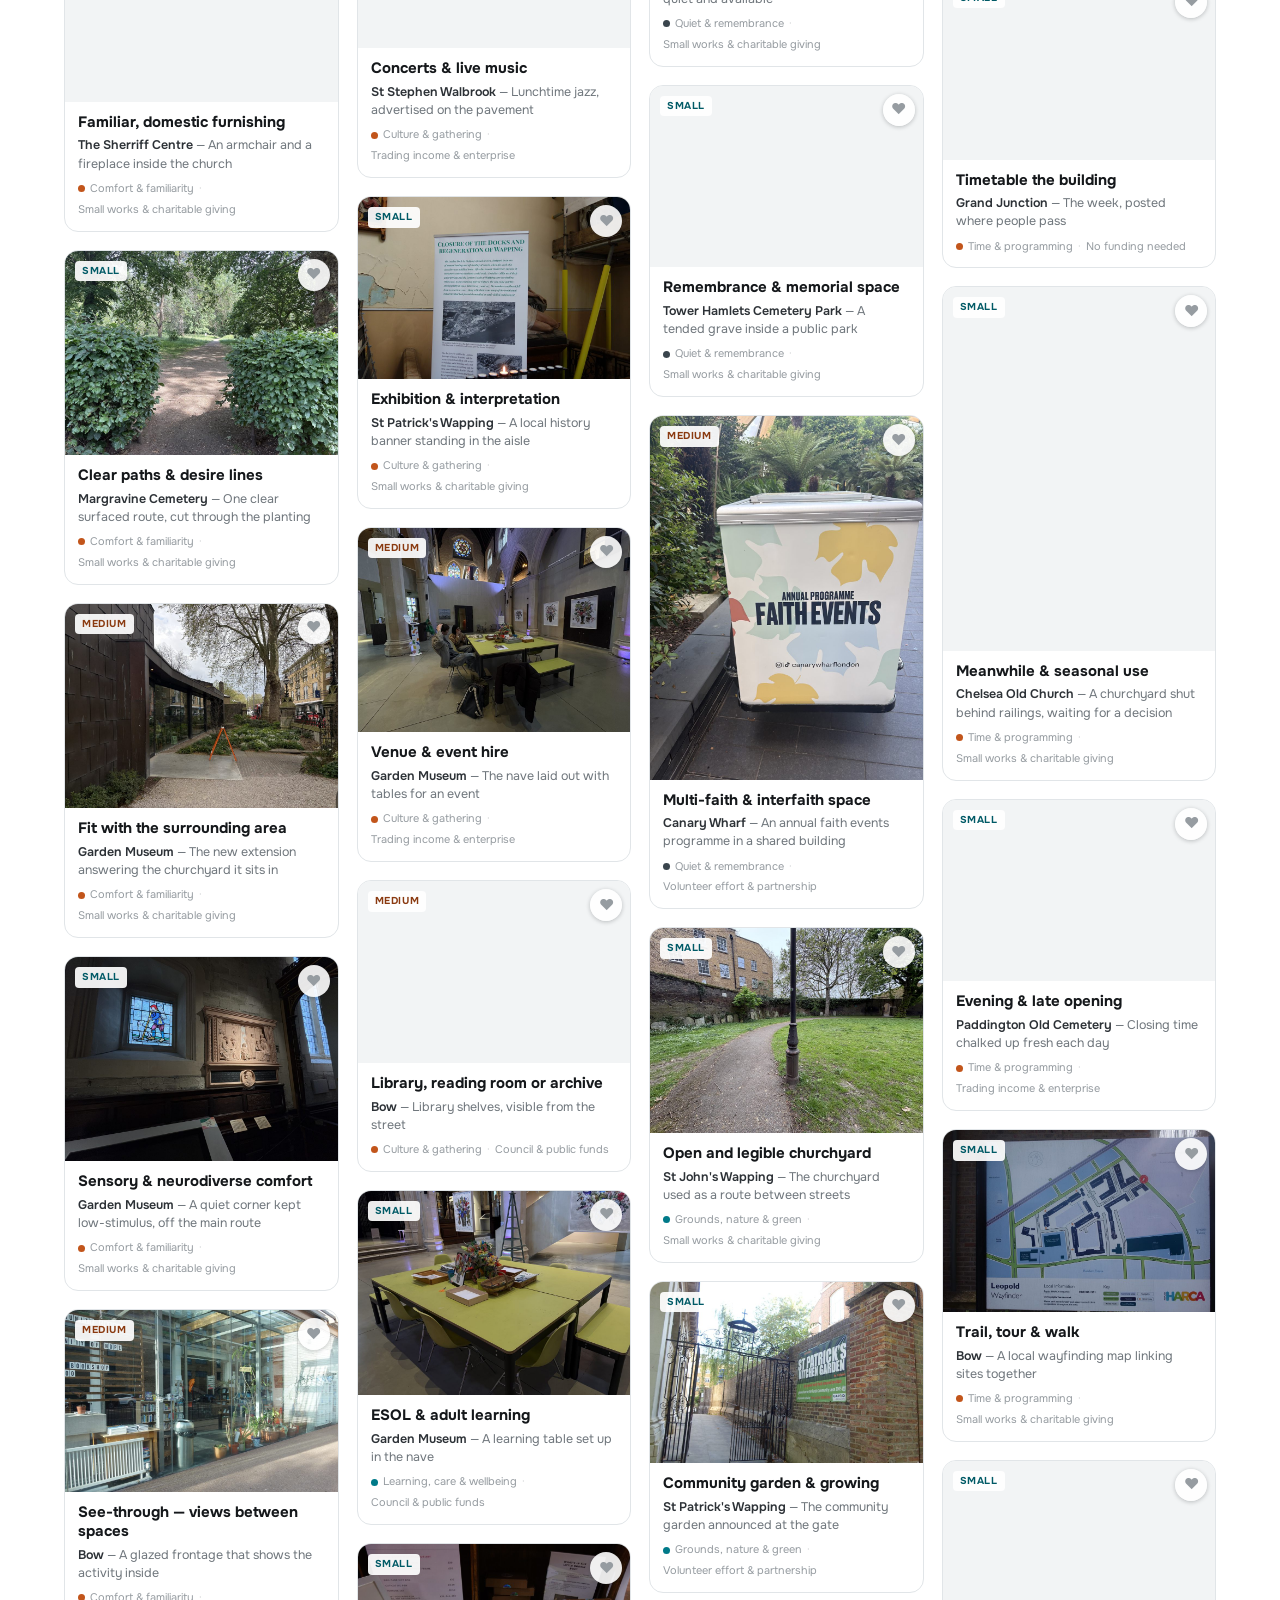
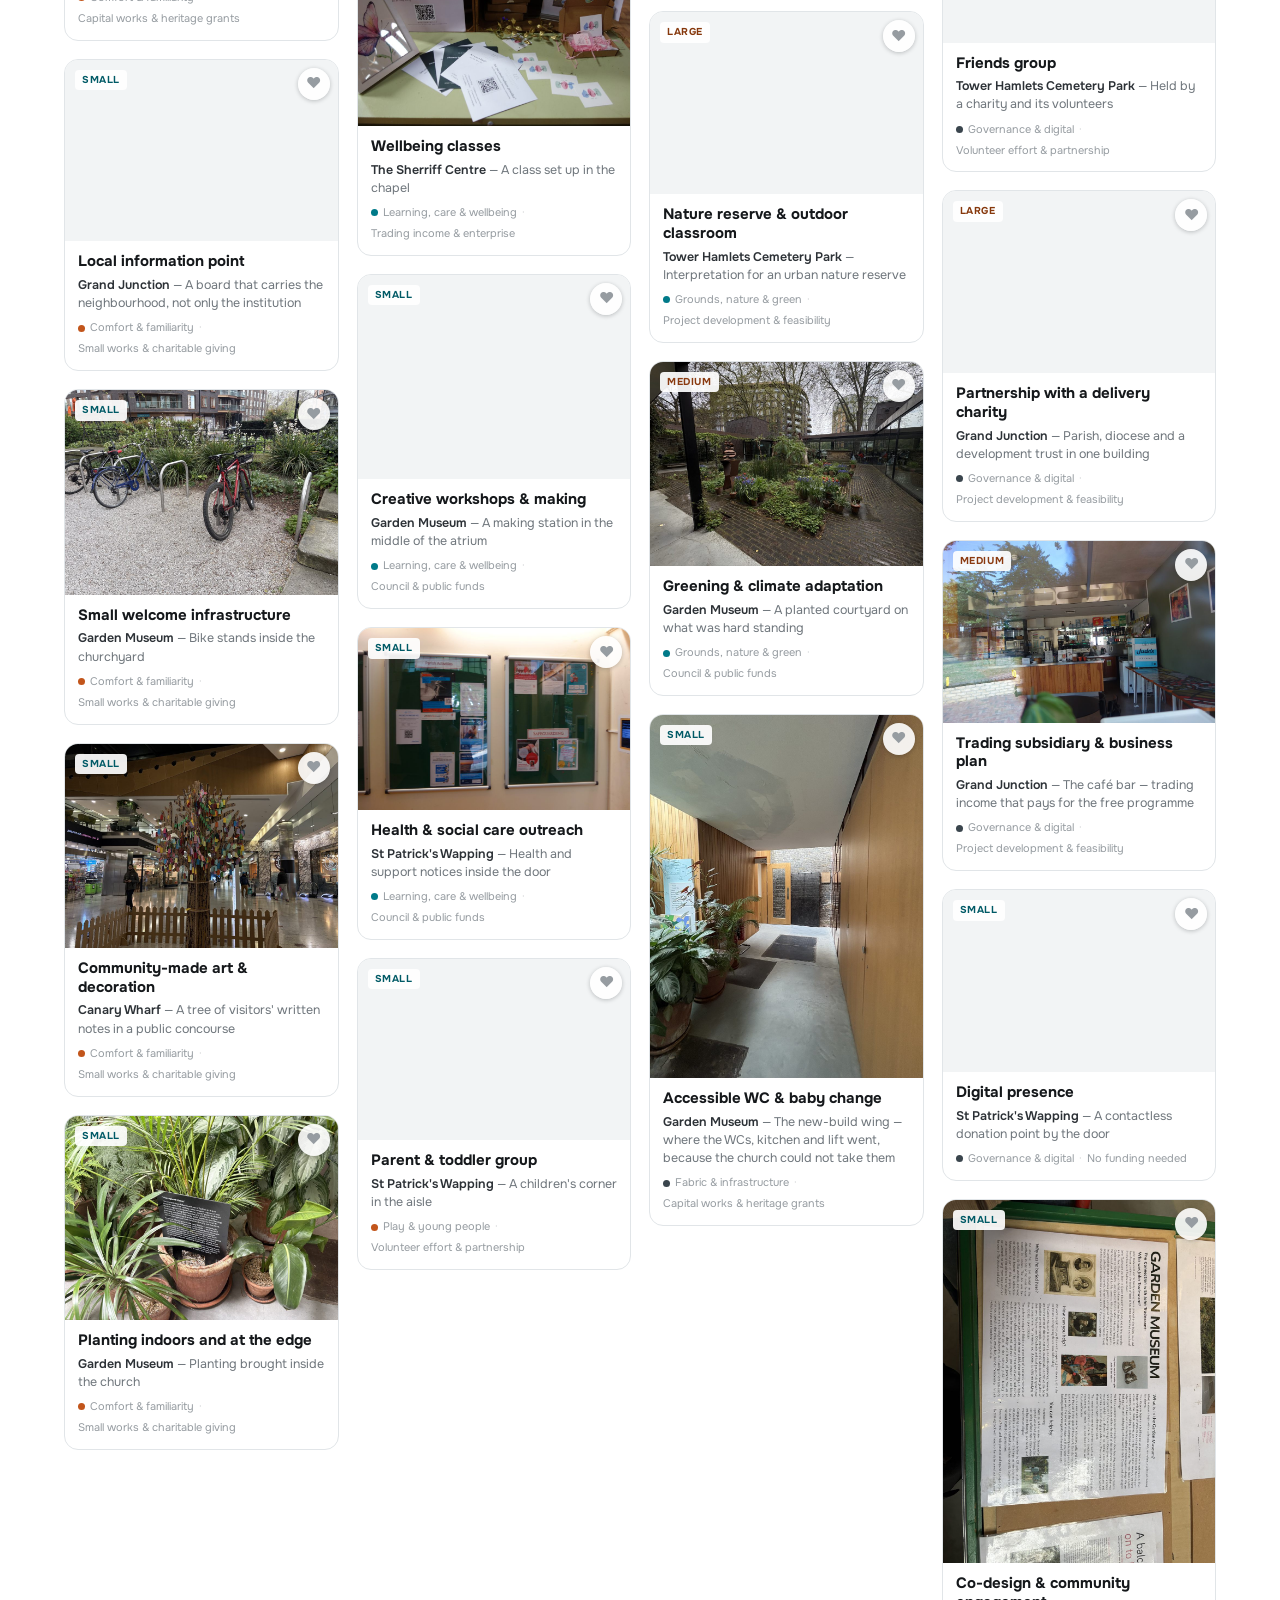
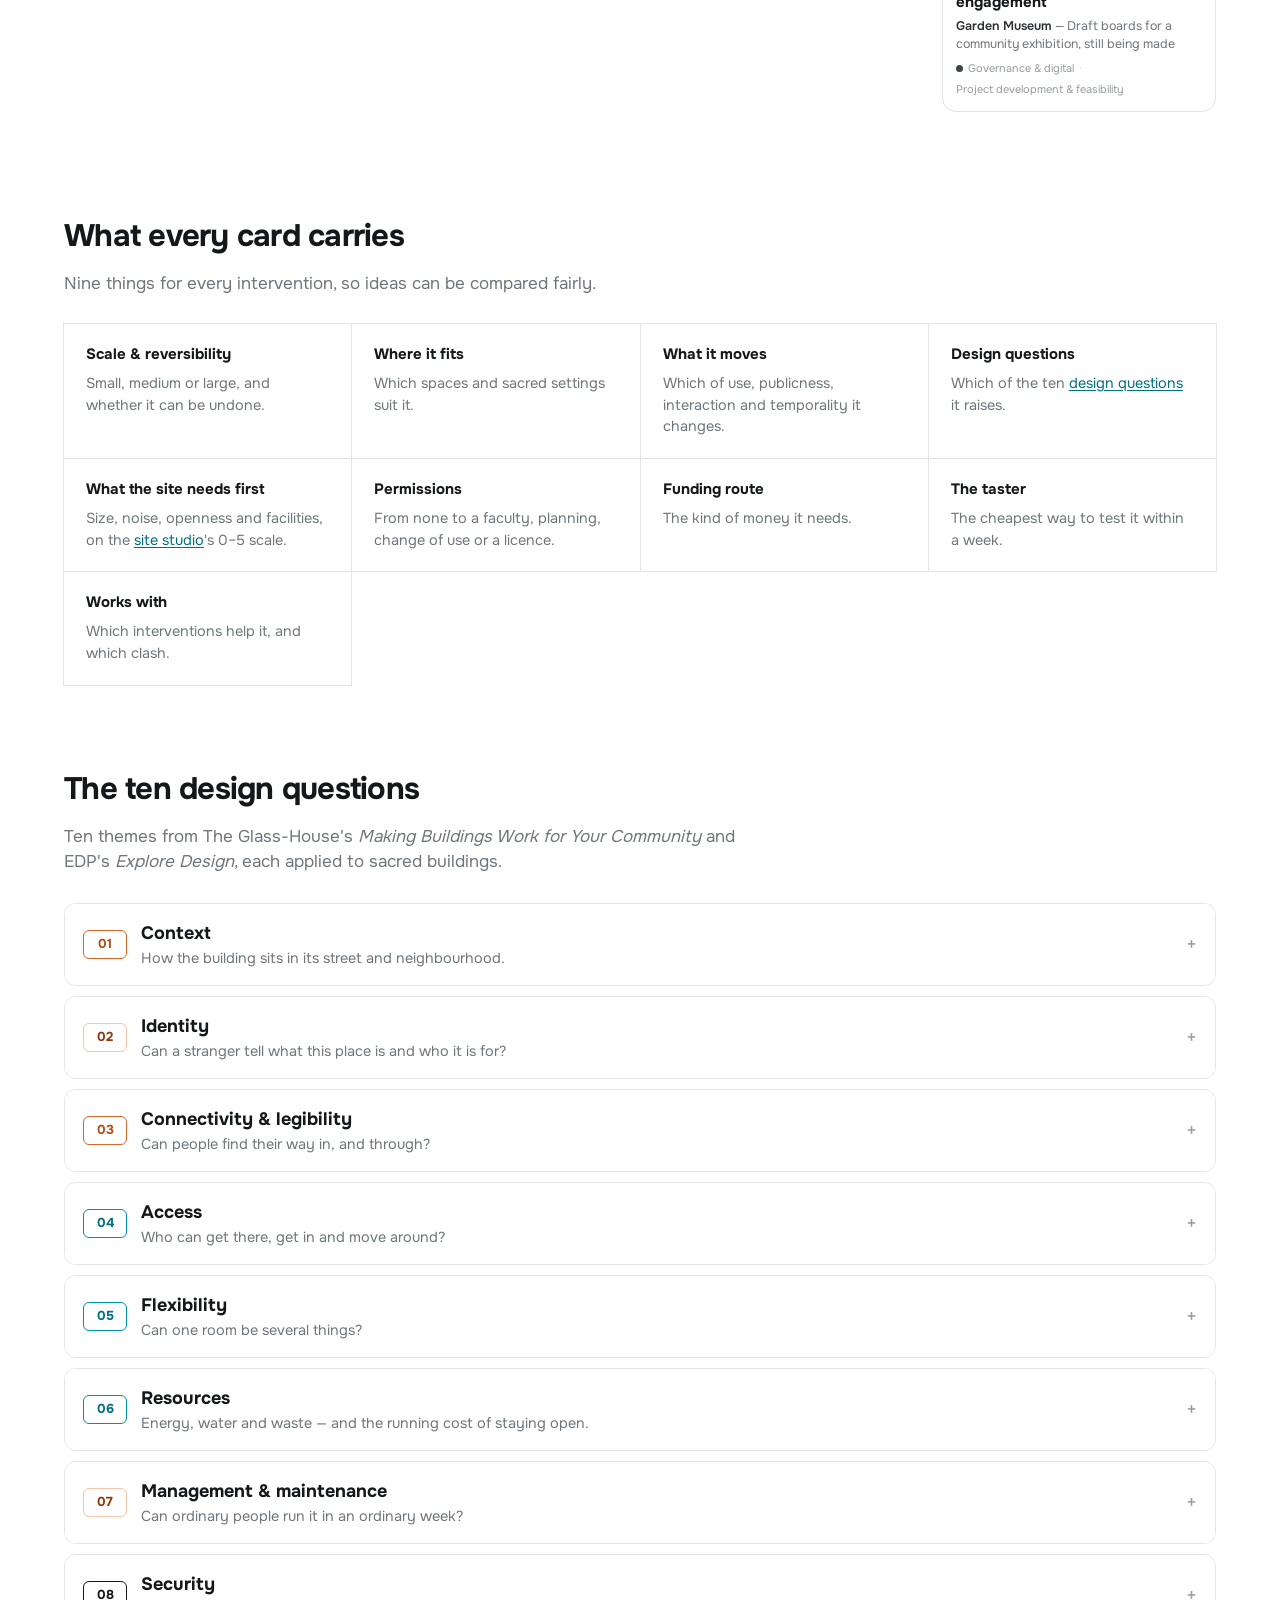
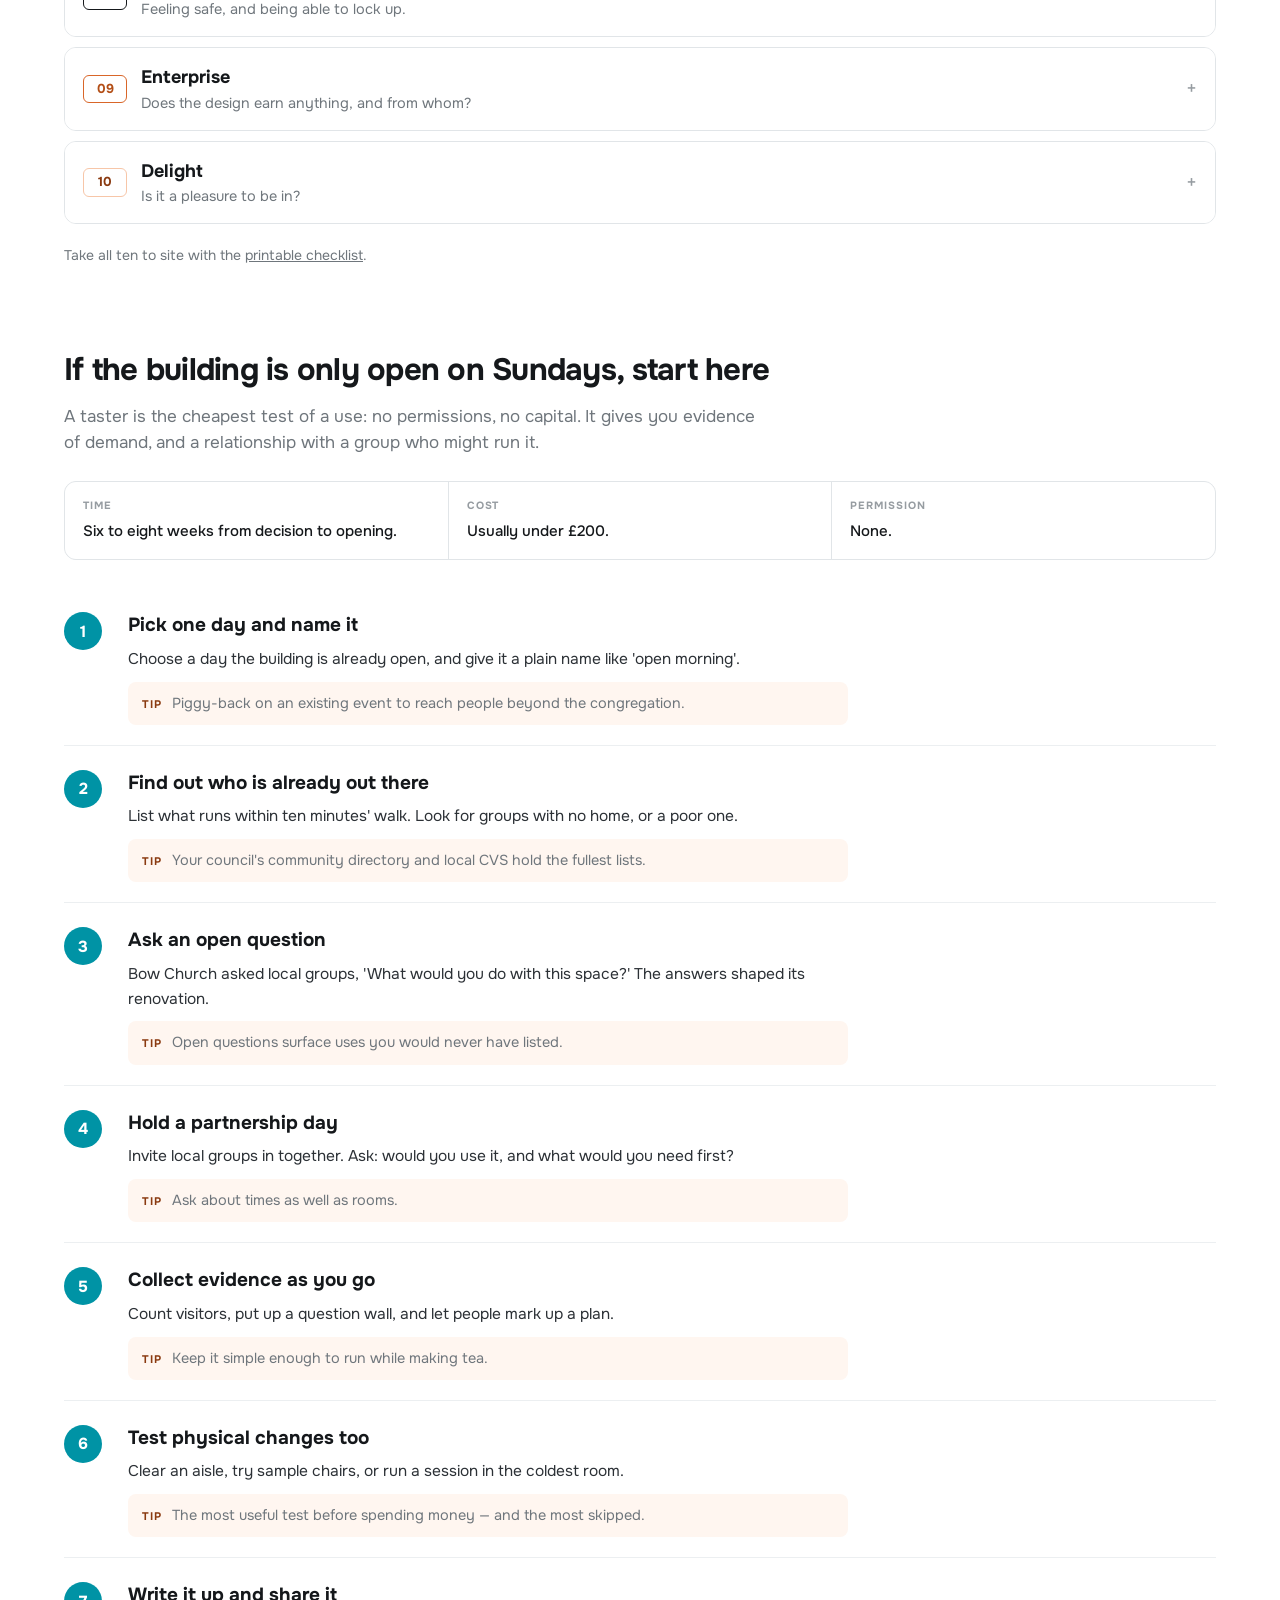
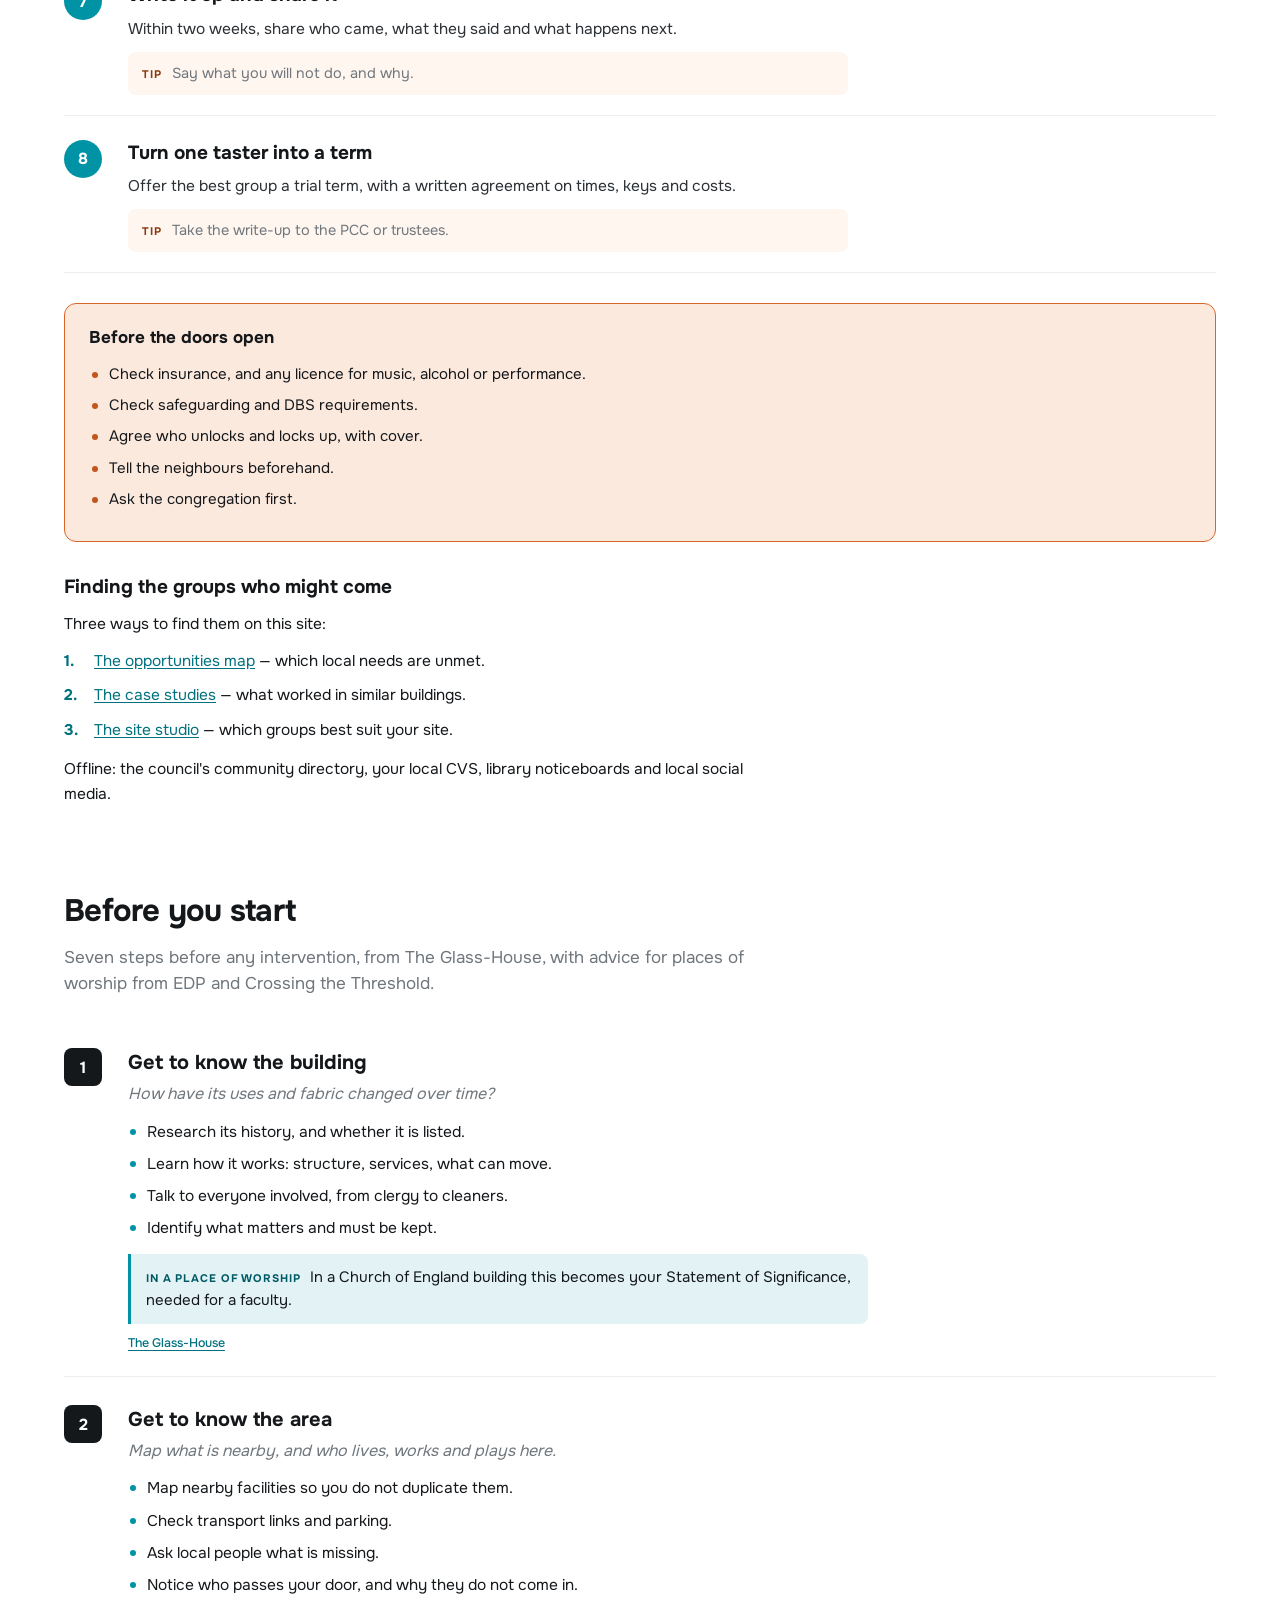
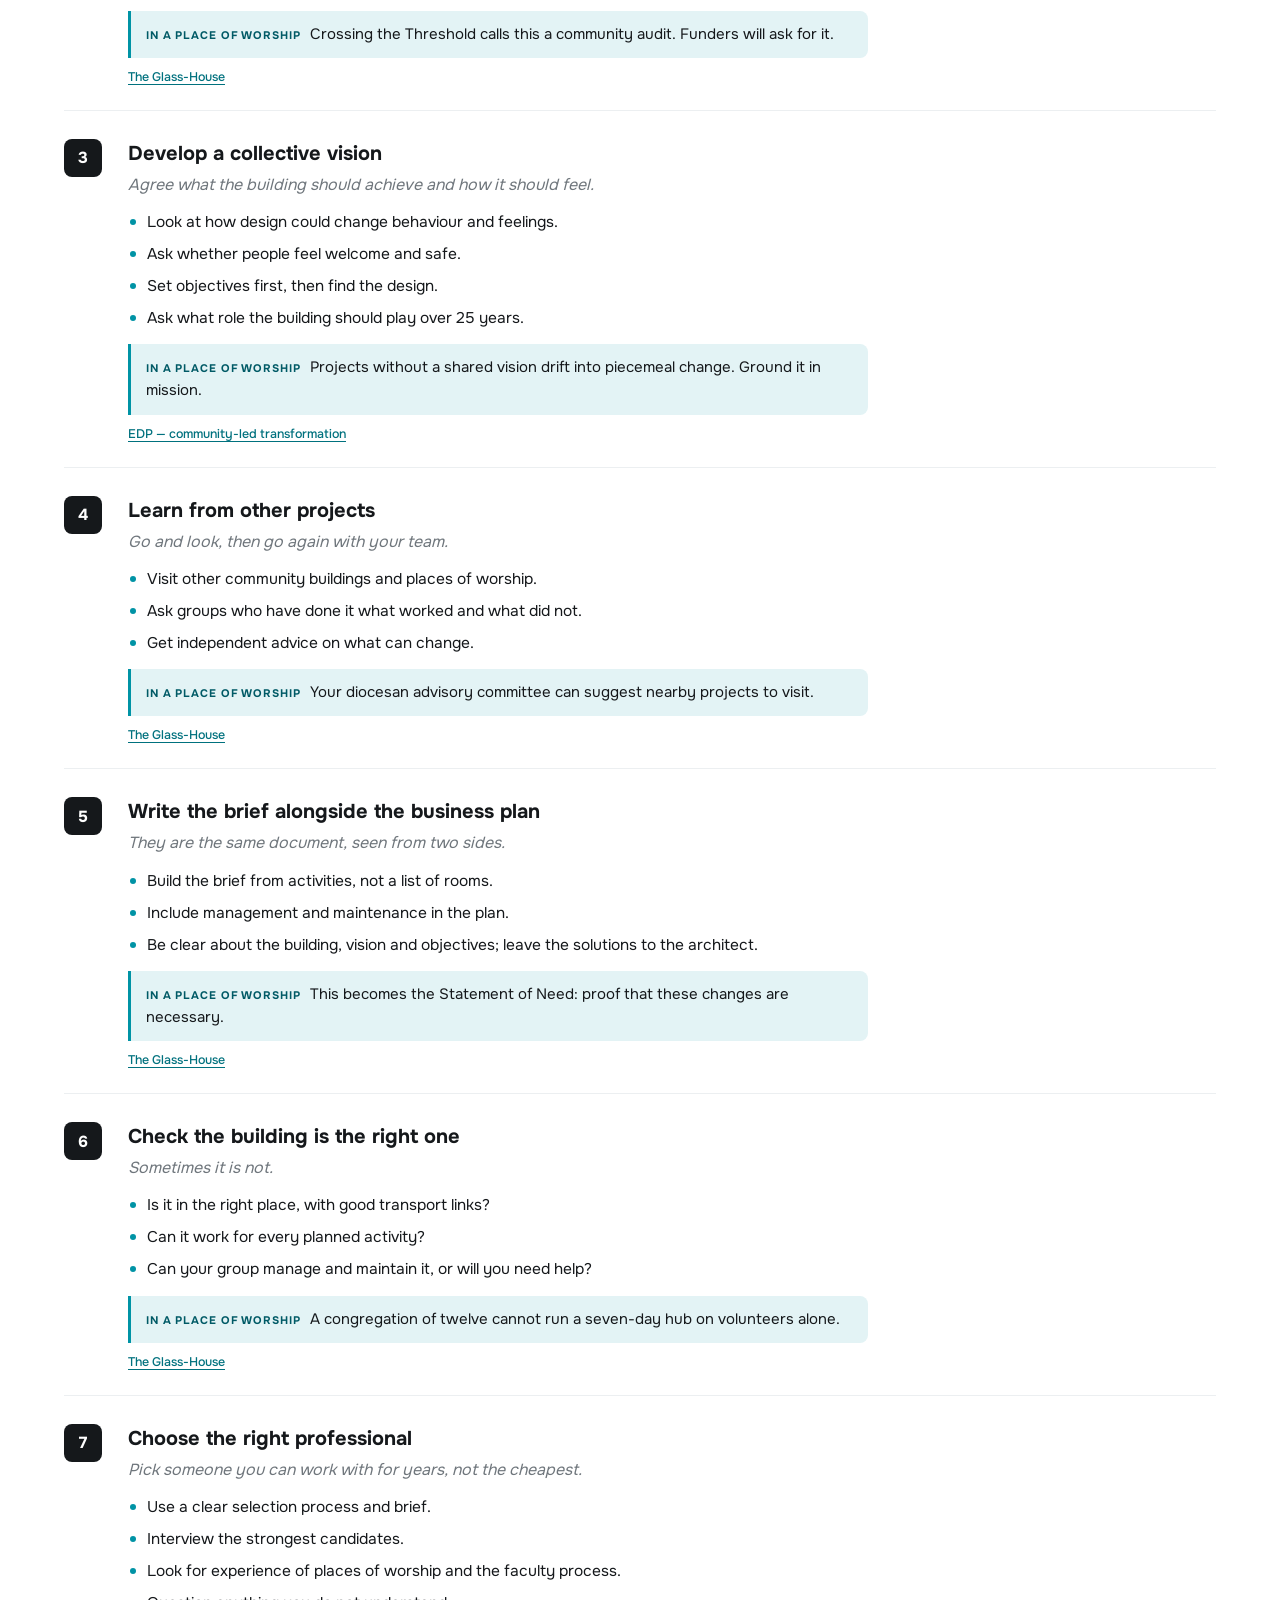
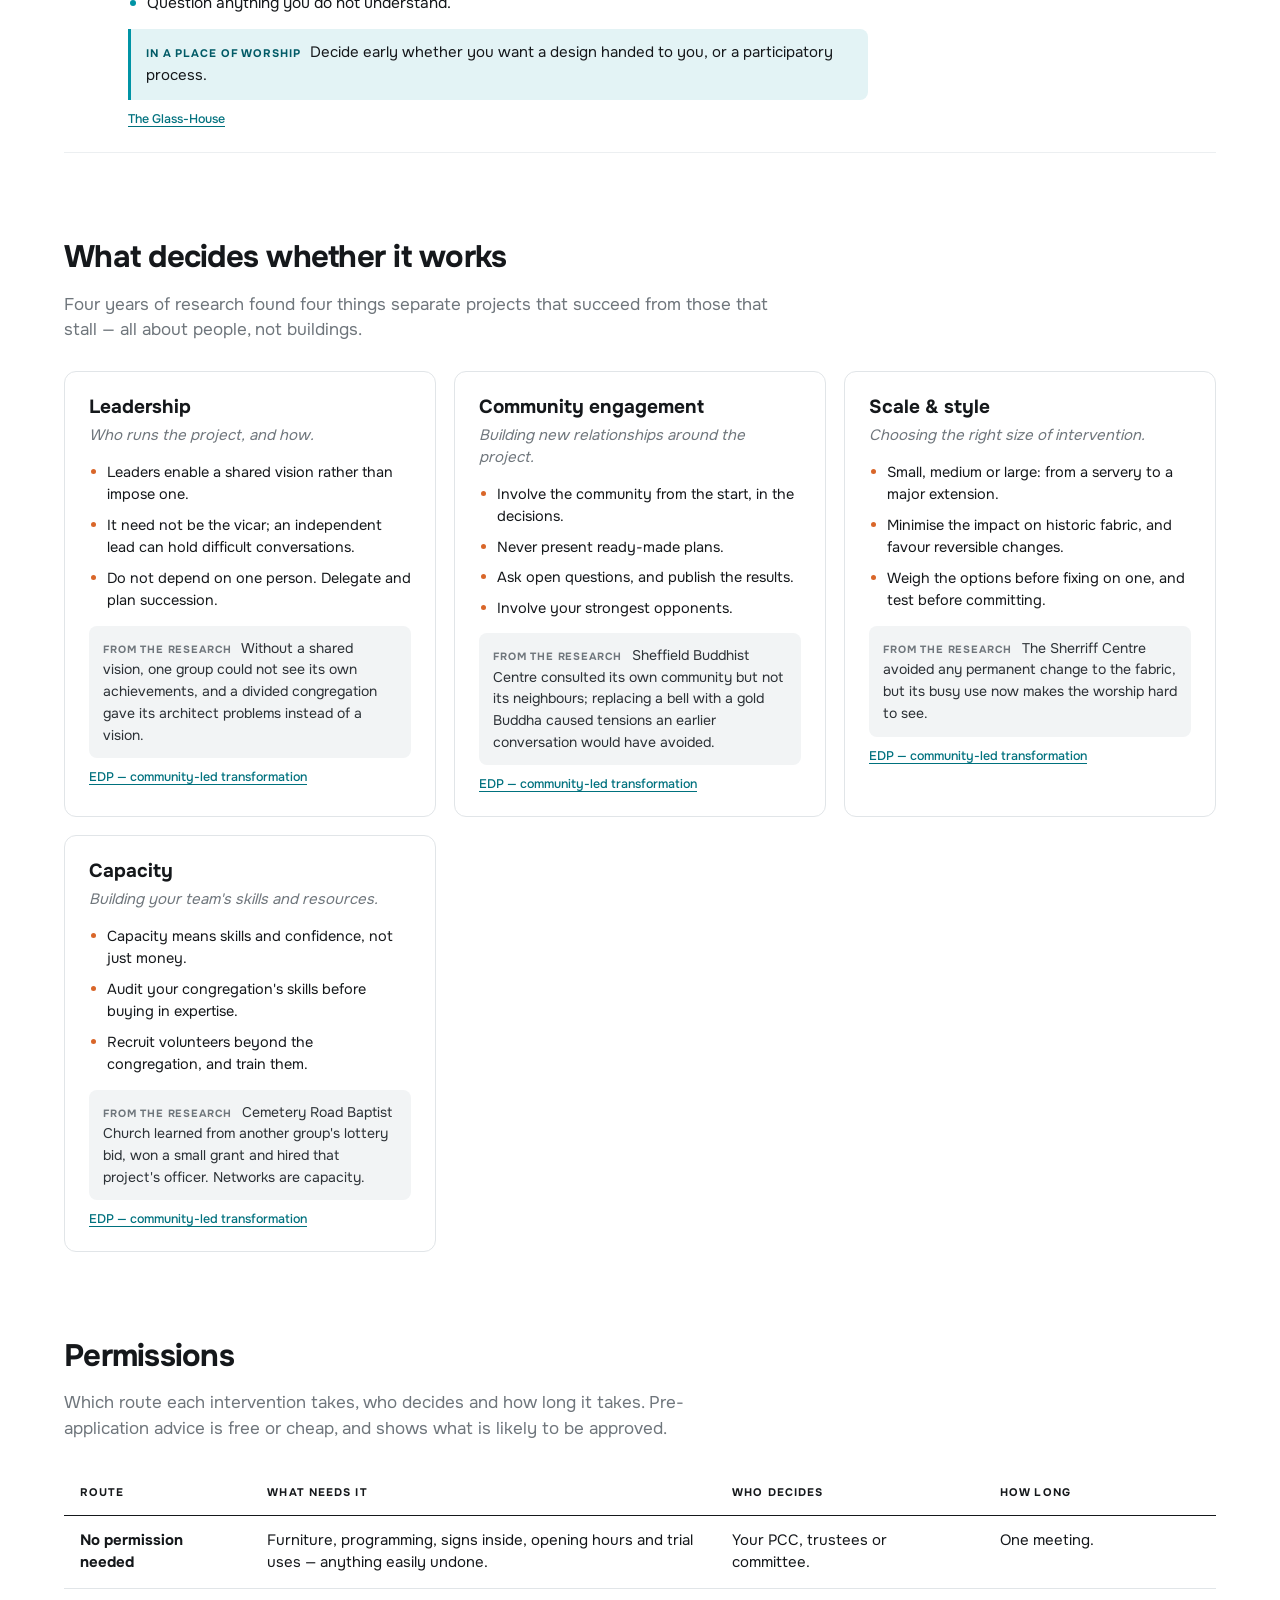
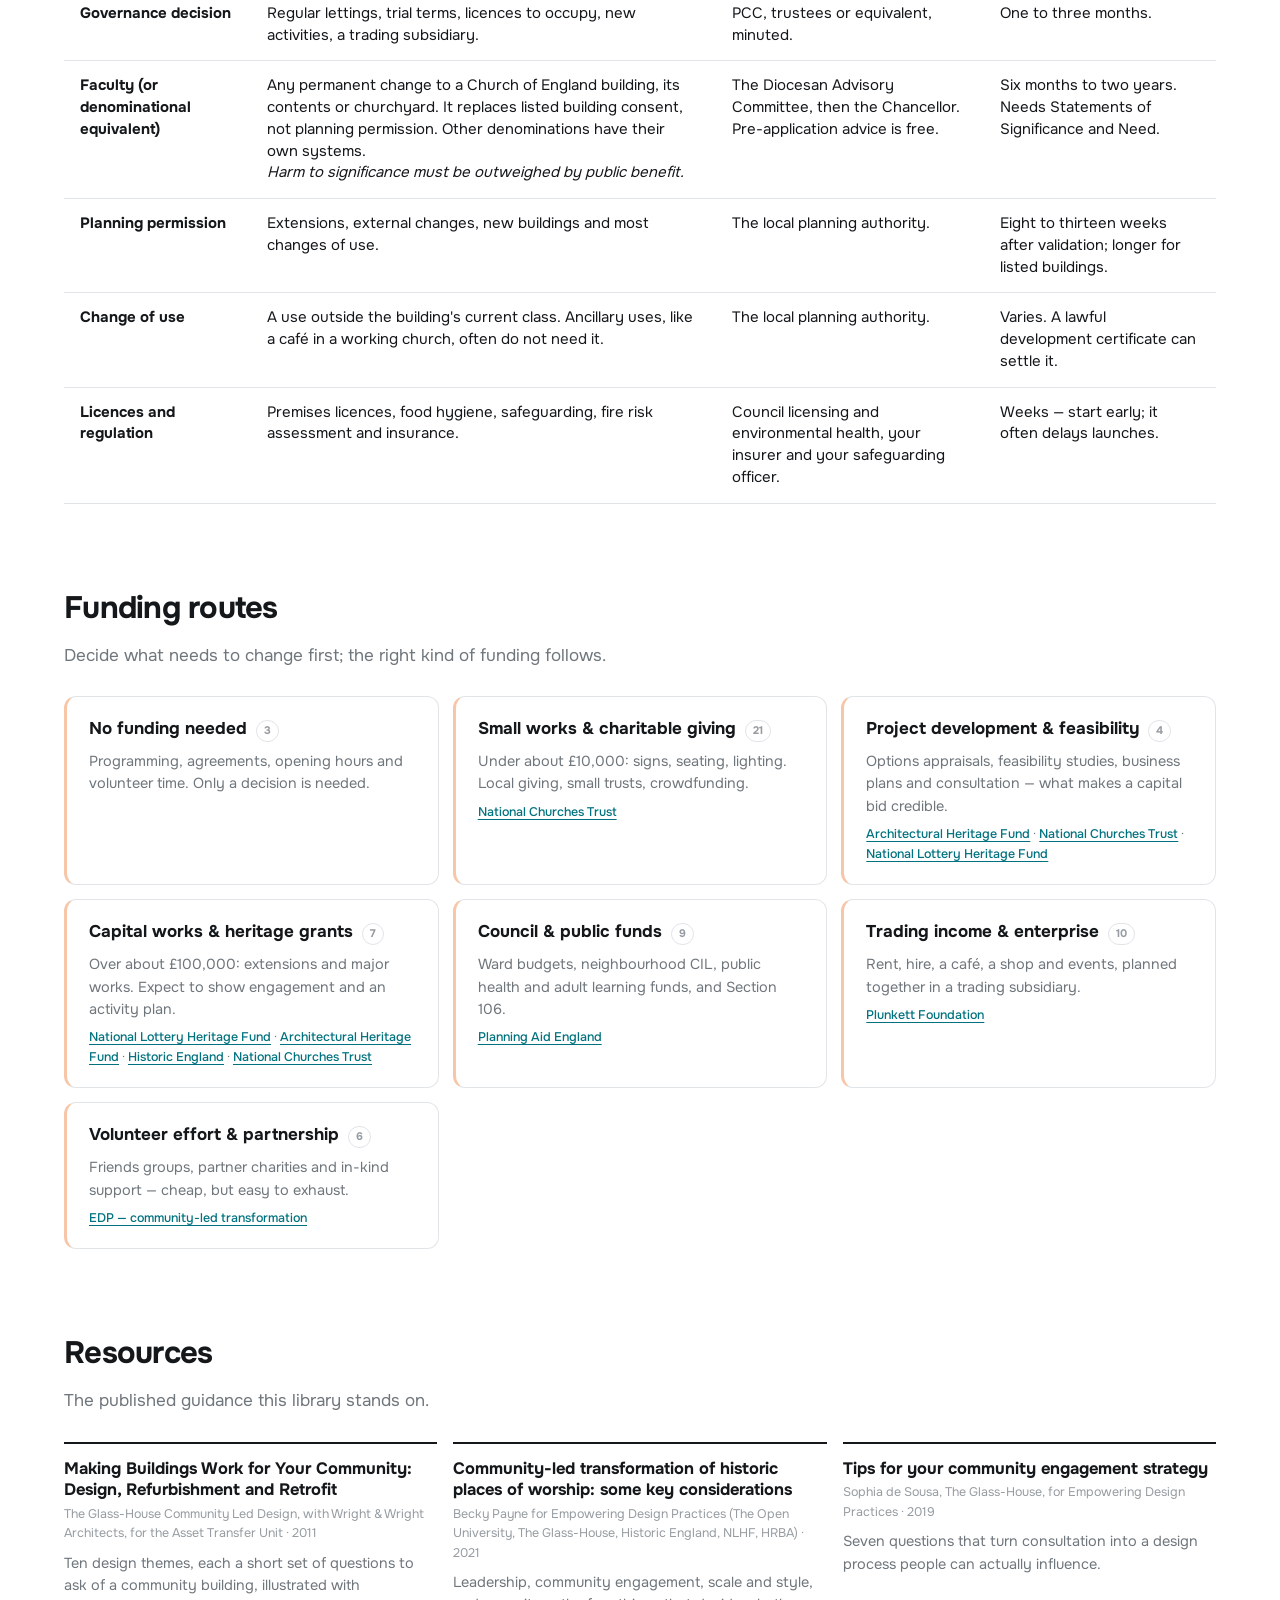
<file: interventions.html>
<!DOCTYPE html>
<html lang="en">
<head>
<meta charset="UTF-8">
<meta name="viewport" content="width=device-width, initial-scale=1">
<!-- tab icon embedded, so it shows instantly on every page without a fetch -->
<link rel="icon" type="image/png" sizes="32x32" href="[data-uri]">
<link rel="apple-touch-icon" href="apple-touch-icon.png">
<title>Intervention library — Designing Shared Spaces Together</title>
<meta name="description" content="Sixty interventions for underused religious spaces, photographed on site. Scroll the board, pick the ones you like, and see which work together.">
<link rel="preconnect" href="https://fonts.googleapis.com">
<link rel="preconnect" href="https://fonts.gstatic.com" crossorigin>
<link href="https://fonts.googleapis.com/css2?family=Onest:wght@300;400;500;600;700;800&family=Inter:wght@400;500;600;700&display=swap" rel="stylesheet">
<link rel="stylesheet" href="css/style.css?v=89">
<link rel="stylesheet" href="css/library.css?v=89">
</head>
<body data-page="interventions.html">

<main class="page">

  <section class="page-head lib-head">
    <div class="wrap">
      <h1 class="h-page">Intervention library</h1>
      <p class="h-page-sub">Sixty interventions, photographed where they already happen</p>
      <p class="lede" style="max-width:66ch; margin-top:16px">
        Browse the board and keep the ones you like. The library shows which work together,
        which clash, and what each one takes.
      </p>
      <p class="body-sm" style="max-width:66ch; margin-top:12px; color:var(--muted)">
        Every photograph is from a site visit in London — no stock images or renders.
      </p>
    </div>
  </section>

  <!-- ============ sticky board controls ============ -->
  <div class="board-bar" id="board-bar">
    <div class="wrap board-bar-in">
      <div class="bb-filters" id="bb-filters"></div>
      <div class="bb-right">
        <input type="search" id="lib-q" placeholder="Search — café, pews, signage, youth…"
               aria-label="Search the intervention library" autocomplete="off">
        <button type="button" class="bb-kept" id="bb-kept" aria-expanded="false">
          <span class="heart" aria-hidden="true">♥</span>
          <span id="kept-n">0</span> kept
        </button>
      </div>
    </div>
  </div>

  <div class="wrap">
    <p class="lib-count" id="lib-count" aria-live="polite"></p>
  </div>

  <!-- ============ the board ============ -->
  <div class="wrap">
    <div class="board" id="board"></div>
    <p class="lib-empty" id="lib-empty" hidden></p>
  </div>

  <!-- ============ what you kept ============ -->
  <section class="wrap tk-section" id="kept-panel" hidden>
    <h2>What you kept</h2>
    <p class="lede" id="kept-lede"></p>
    <div class="kept-grid" id="kept-grid"></div>

    <div class="kept-compat" id="kept-compat"></div>

    <div class="kept-actions">
      <a class="btn" href="studio.html">Test these on your own site</a>
      <button type="button" class="btn btn--ghost" id="kept-clear">Clear the board</button>
    </div>
  </section>

  <div class="wrap">

    <!-- ============ what every entry carries ============ -->
    <section class="tk-section" id="standard">
      <h2>What every card carries</h2>
      <p class="lede">Nine things for every intervention, so ideas can be compared fairly.</p>
      <div class="std-grid">
        <div class="std"><b>Scale &amp; reversibility</b><p>Small, medium or large, and whether it can be undone.</p></div>
        <div class="std"><b>Where it fits</b><p>Which spaces and sacred settings suit it.</p></div>
        <div class="std"><b>What it moves</b><p>Which of use, publicness, interaction and temporality it changes.</p></div>
        <div class="std"><b>Design questions</b><p>Which of the ten <a href="#checklist">design questions</a> it raises.</p></div>
        <div class="std"><b>What the site needs first</b><p>Size, noise, openness and facilities, on the <a href="studio.html">site studio</a>'s 0–5 scale.</p></div>
        <div class="std"><b>Permissions</b><p>From none to a faculty, planning, change of use or a licence.</p></div>
        <div class="std"><b>Funding route</b><p>The kind of money it needs.</p></div>
        <div class="std"><b>The taster</b><p>The cheapest way to test it within a week.</p></div>
        <div class="std"><b>Works with</b><p>Which interventions help it, and which clash.</p></div>
      </div>
    </section>

    <!-- ============ design checklist ============ -->
    <section class="tk-section" id="checklist">
      <h2>The ten design questions</h2>
      <p class="lede">
        Ten themes from The Glass-House's <em>Making Buildings Work for Your Community</em>
        and EDP's <em>Explore Design</em>, each applied to sacred buildings.
      </p>
      <div class="theme-list" id="theme-list"></div>
      <p class="body-sm" style="margin-top:22px; max-width:70ch">
        Take all ten to site with the <a href="downloads/design-checklist.html" target="_blank" rel="noopener">printable checklist</a>.
      </p>
    </section>

    <!-- ============ taster ============ -->
    <section class="tk-section" id="taster">
      <h2>If the building is only open on Sundays, start here</h2>
      <p class="lede" id="taster-why"></p>

      <div class="taster-meta">
        <div><b>Time</b><span id="taster-time"></span></div>
        <div><b>Cost</b><span id="taster-cost"></span></div>
        <div><b>Permission</b><span>None.</span></div>
      </div>

      <div class="taster-steps" id="taster-steps"></div>

      <div class="panel-note">
        <h3>Before the doors open</h3>
        <ul id="taster-watch"></ul>
      </div>

      <div class="taster-next">
        <h3>Finding the groups who might come</h3>
        <p>Three ways to find them on this site:</p>
        <ol>
          <li><a href="opportunities.html">The opportunities map</a> — which local needs are unmet.</li>
          <li><a href="case-studies.html">The case studies</a> — what worked in similar buildings.</li>
          <li><a href="studio.html">The site studio</a> — which groups best suit your site.</li>
        </ol>
        <p>Offline: the council's community directory, your local CVS, library noticeboards and
          local social media.</p>
      </div>
    </section>

    <!-- ============ before you start ============ -->
    <section class="tk-section" id="process">
      <h2>Before you start</h2>
      <p class="lede">Seven steps before any intervention, from The Glass-House, with advice for
        places of worship from EDP and Crossing the Threshold.</p>
      <div class="step-list" id="before-list"></div>
    </section>

    <!-- ============ what decides it ============ -->
    <section class="tk-section" id="edp">
      <h2>What decides whether it works</h2>
      <p class="lede">Four years of research found four things separate projects that succeed from
        those that stall — all about people, not buildings.</p>
      <div class="edp-grid" id="edp-list"></div>
    </section>

    <!-- ============ permissions ============ -->
    <section class="tk-section" id="permissions">
      <h2>Permissions</h2>
      <p class="lede">Which route each intervention takes, who decides and how long it takes.
        Pre-application advice is free or cheap, and shows what is likely to be approved.</p>
      <div class="matrix">
        <table>
          <thead><tr><th>Route</th><th>What needs it</th><th>Who decides</th><th>How long</th></tr></thead>
          <tbody id="perm-body"></tbody>
        </table>
      </div>
    </section>

    <!-- ============ funding ============ -->
    <section class="tk-section" id="funding">
      <h2>Funding routes</h2>
      <p class="lede">Decide what needs to change first; the right kind of funding follows.</p>
      <div class="fund-grid" id="fund-list"></div>
    </section>

    <!-- ============ resources ============ -->
    <section class="tk-section" id="resources">
      <h2>Resources</h2>
      <p class="lede">The published guidance this library stands on.</p>
      <div class="res-list" id="res-list"></div>
    </section>

  </div>
</main>

<!-- ============ the record drawer ============ -->
<div class="iv-scrim" id="iv-scrim" hidden></div>
<aside class="iv-drawer" id="iv-drawer" hidden role="dialog" aria-modal="true" aria-labelledby="iv-title">
  <button type="button" class="iv-close" id="iv-close" aria-label="Close">×</button>
  <div class="iv-body" id="iv-body"></div>
</aside>

<script src="js/data.js?v=89"></script>
<script src="js/detail-data.js?v=89"></script>
<script src="js/evidence.js?v=89"></script>
<script src="js/photos.js?v=89"></script>
<script src="js/interventions.js?v=89"></script>
<script src="js/ui.js?v=89"></script>
<script src="js/library.js?v=89"></script>
</body>
</html>
</file>
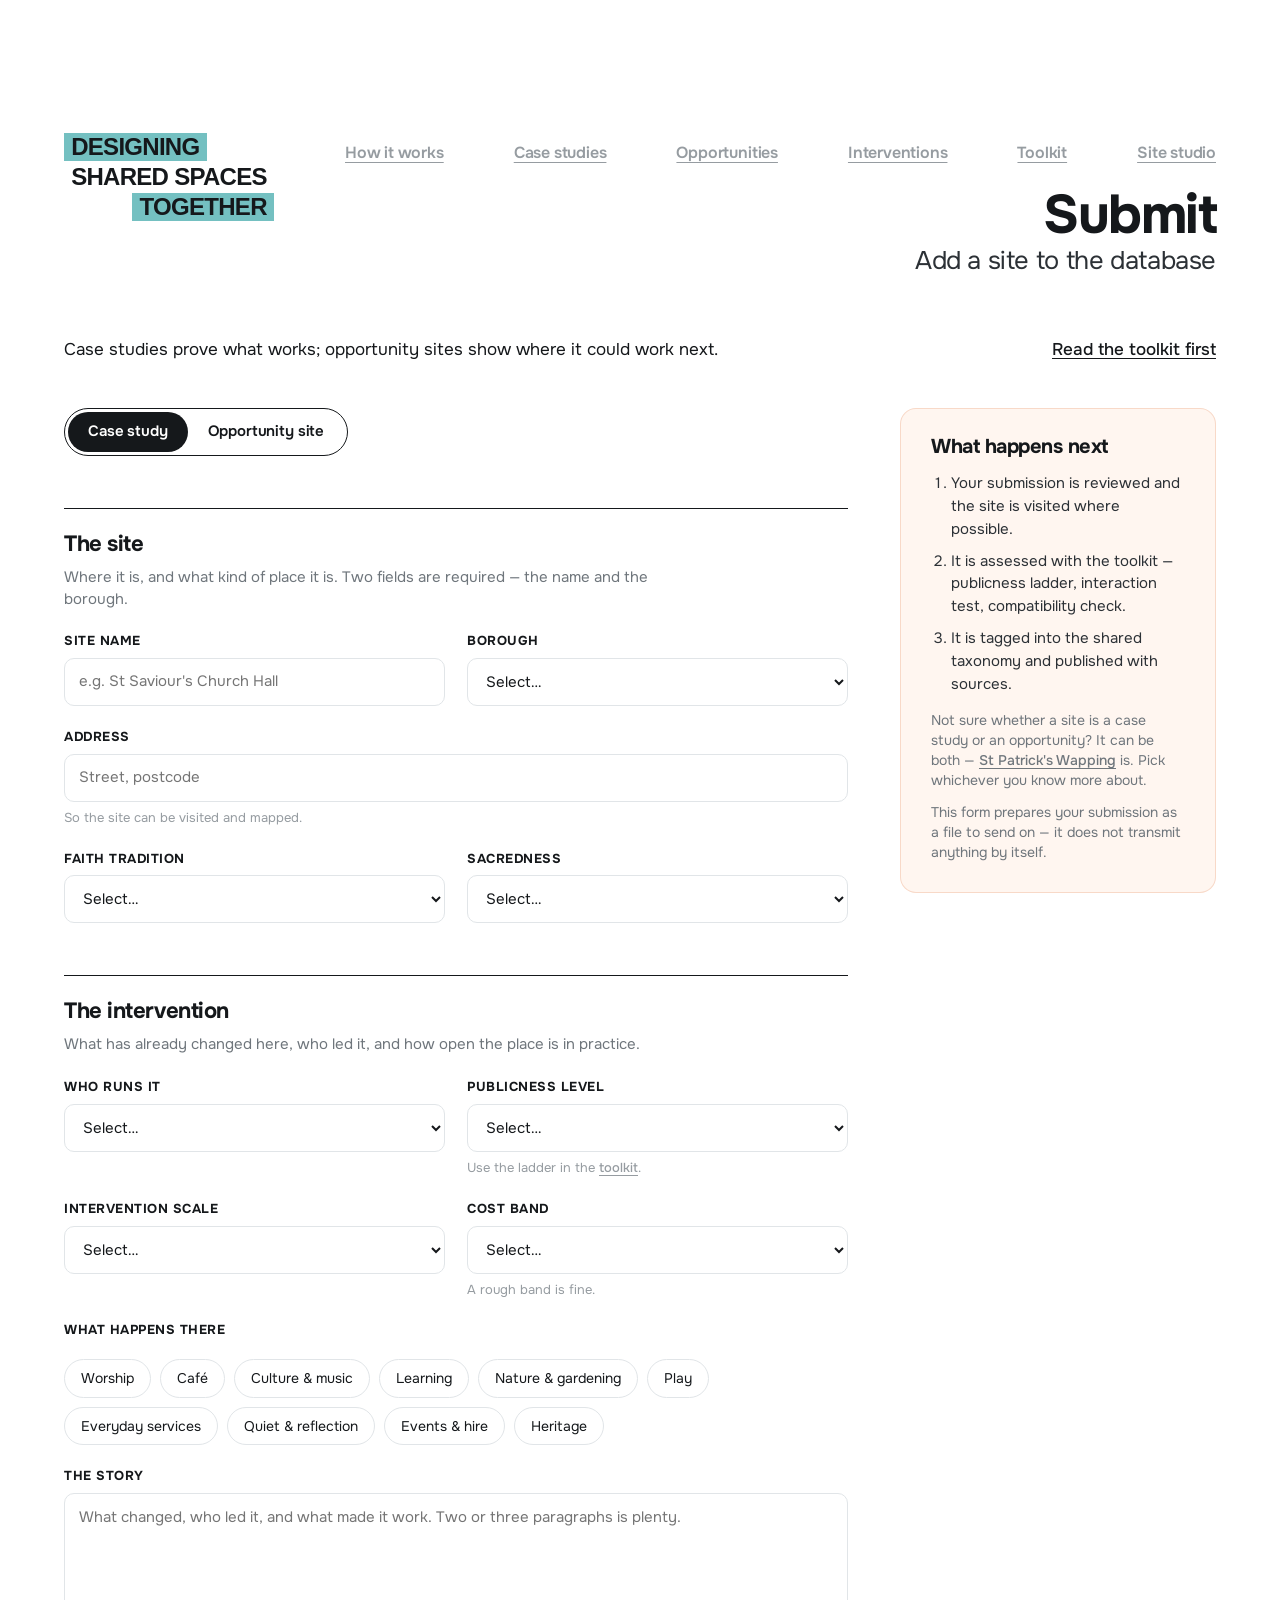
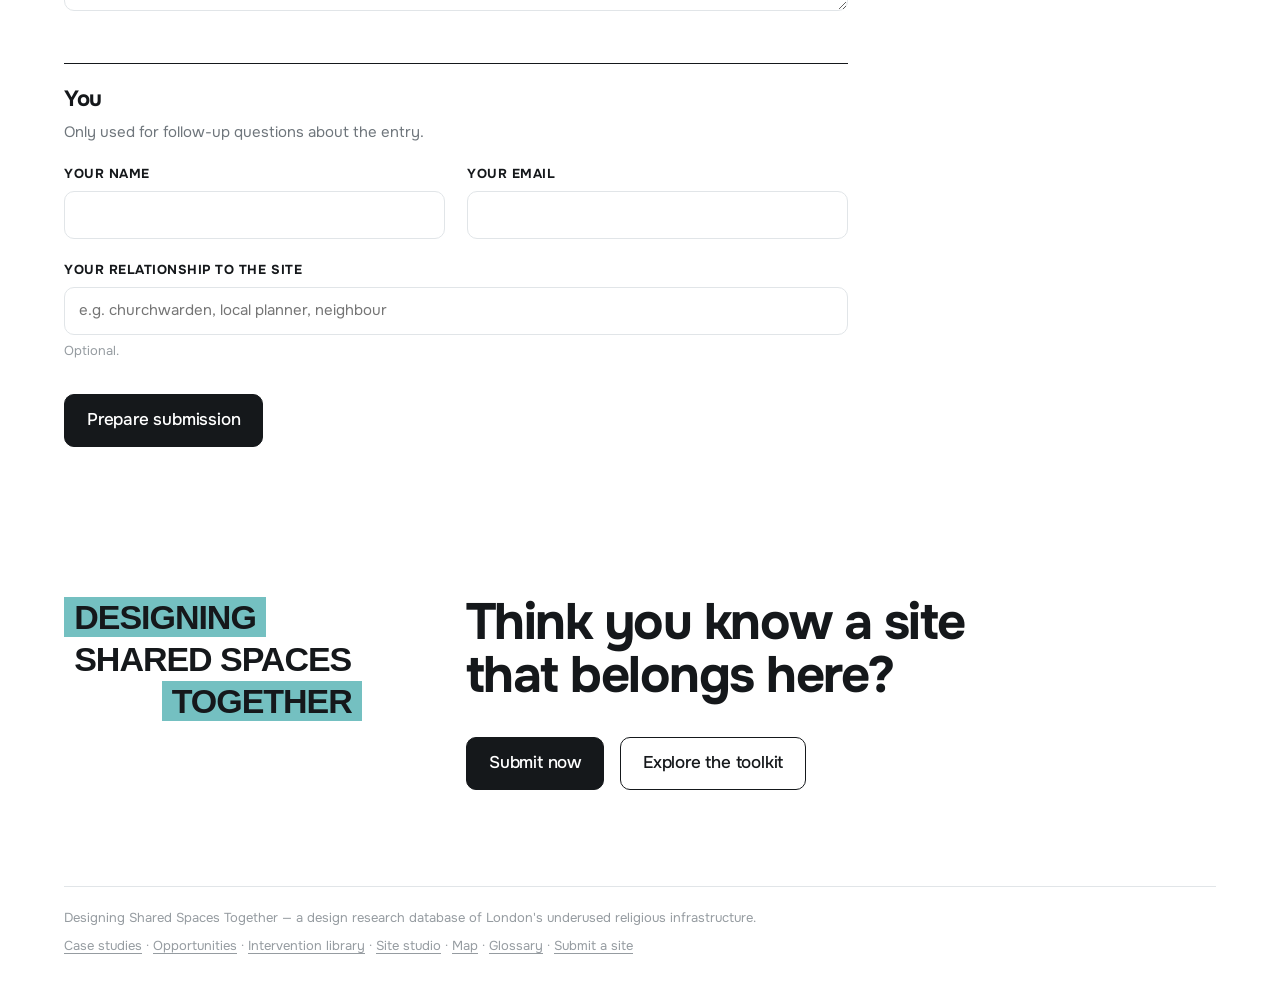
<file: submit.html>
<!DOCTYPE html>
<html lang="en">
<head>
<meta charset="UTF-8">
<meta name="viewport" content="width=device-width, initial-scale=1">
<!-- tab icon embedded, so it shows instantly on every page without a fetch -->
<link rel="icon" type="image/png" sizes="32x32" href="[data-uri]">
<link rel="apple-touch-icon" href="apple-touch-icon.png">
<title>Submit — Designing Shared Spaces Together</title>
<meta name="description" content="Add a case study or an opportunity site to the database. The form mirrors the toolkit, so your knowledge lands ready to file.">
<link rel="preconnect" href="https://fonts.googleapis.com">
<link rel="preconnect" href="https://fonts.gstatic.com" crossorigin>
<link href="https://fonts.googleapis.com/css2?family=Onest:wght@300;400;500;600;700;800&family=Inter:wght@400;500;600;700&display=swap" rel="stylesheet">
<link rel="stylesheet" href="css/style.css?v=89">
</head>
<body data-page="submit.html">

<main class="page">
  <section class="page-head">
    <div class="wrap">
      <h1 class="h-page">Submit</h1>
      <p class="h-page-sub">Add a site to the database</p>
      <div class="utility-row">
        <span class="note">Case studies prove what works; opportunity sites show where it could work next.</span>
        <a class="rule-link" href="toolkit.html">Read the toolkit first</a>
      </div>
    </div>
  </section>

  <div class="wrap submit-layout">
    <div>
      <div class="mode-switch" role="tablist" aria-label="Submission type">
        <button type="button" class="active" data-mode="case" role="tab" aria-selected="true">Case study</button>
        <button type="button" data-mode="opp" role="tab" aria-selected="false">Opportunity site</button>
      </div>

      <!-- ---------------- the site ---------------- -->
      <section class="form-section">
        <h2>The site</h2>
        <p>Where it is, and what kind of place it is. Two fields are required — the name and the borough.</p>
        <div class="form-grid">
          <div class="field">
            <label for="f-name">Site name</label>
            <input type="text" id="f-name" placeholder="e.g. St Saviour's Church Hall">
          </div>
          <div class="field">
            <label for="f-borough">Borough</label>
            <select id="f-borough"></select>
          </div>
        </div>
        <div class="field">
          <label for="f-address">Address</label>
          <input type="text" id="f-address" placeholder="Street, postcode">
          <span class="help">So the site can be visited and mapped.</span>
        </div>
        <div class="form-grid">
          <div class="field">
            <label for="f-faith">Faith tradition</label>
            <select id="f-faith"></select>
          </div>
          <div class="field">
            <label for="f-sacredness">Sacredness</label>
            <select id="f-sacredness"></select>
          </div>
        </div>
      </section>

      <!-- ---------------- case study ---------------- -->
      <section class="form-section" data-only="case">
        <h2>The intervention</h2>
        <p>What has already changed here, who led it, and how open the place is in practice.</p>
        <div class="form-grid">
          <div class="field">
            <label for="f-governance">Who runs it</label>
            <select id="f-governance"></select>
          </div>
          <div class="field">
            <label for="f-publicness">Publicness level</label>
            <select id="f-publicness"></select>
            <span class="help">Use the ladder in the <a class="rule-link" href="toolkit.html#ladder">toolkit</a>.</span>
          </div>
        </div>
        <div class="form-grid">
          <div class="field">
            <label for="f-scale">Intervention scale</label>
            <select id="f-scale"></select>
          </div>
          <div class="field">
            <label for="f-cost">Cost band</label>
            <select id="f-cost"></select>
            <span class="help">A rough band is fine.</span>
          </div>
        </div>
        <div class="field">
          <label>What happens there</label>
          <div class="choice-grid" id="f-uses"></div>
        </div>
        <div class="field">
          <label for="f-story">The story</label>
          <textarea id="f-story" placeholder="What changed, who led it, and what made it work. Two or three paragraphs is plenty."></textarea>
        </div>
      </section>

      <!-- ---------------- opportunity ---------------- -->
      <section class="form-section" data-only="opp">
        <h2>The opportunity</h2>
        <p>What is missing, how big a change it would be, and who could plausibly lead it.</p>
        <div class="field">
          <label>Dimensions of the opportunity</label>
          <div class="choice-grid" id="f-dimensions"></div>
        </div>
        <div class="form-grid">
          <div class="field">
            <label for="f-state">Current state</label>
            <select id="f-state"></select>
          </div>
          <div class="field">
            <label for="f-lead">Who could lead</label>
            <select id="f-lead"></select>
          </div>
        </div>
        <div class="field">
          <label for="f-potential">The potential</label>
          <textarea id="f-potential" placeholder="What did you notice? What is already in place — a Friends group, a willing owner, funding in the air?"></textarea>
        </div>
      </section>

      <!-- ---------------- you ---------------- -->
      <section class="form-section">
        <h2>You</h2>
        <p>Only used for follow-up questions about the entry.</p>
        <div class="form-grid">
          <div class="field">
            <label for="f-contact-name">Your name</label>
            <input type="text" id="f-contact-name">
          </div>
          <div class="field">
            <label for="f-contact-email">Your email</label>
            <input type="email" id="f-contact-email">
          </div>
        </div>
        <div class="field">
          <label for="f-relationship">Your relationship to the site</label>
          <input type="text" id="f-relationship" placeholder="e.g. churchwarden, local planner, neighbour">
          <span class="help">Optional.</span>
        </div>
      </section>

      <div class="btn-row" style="margin-top:34px">
        <button type="button" class="btn" id="f-submit">Prepare submission</button>
      </div>

      <div id="f-result" class="submit-preview" hidden></div>
    </div>

    <aside>
      <div class="panel panel--buff">
        <h2 class="panel-title" style="font-size:1.25rem">What happens next</h2>
        <ol class="q-body" style="font-size:.9375rem; margin-top:14px">
          <li>Your submission is reviewed and the site is visited where possible.</li>
          <li>It is assessed with the toolkit — publicness ladder, interaction test, compatibility check.</li>
          <li>It is tagged into the shared taxonomy and published with sources.</li>
        </ol>
        <p class="body-sm" style="margin-top:16px">
          Not sure whether a site is a case study or an opportunity? It can be both —
          <a class="rule-link" href="site.html?id=st-patricks-wapping">St Patrick's Wapping</a> is.
          Pick whichever you know more about.
        </p>
        <p class="body-sm" style="margin-top:12px">
          This form prepares your submission as a file to send on — it does not transmit
          anything by itself.
        </p>
      </div>
    </aside>
  </div>
</main>

<script src="js/data.js?v=89"></script>
<script src="js/detail-data.js?v=89"></script>
<script src="js/photos.js?v=89"></script>
<script src="js/ui.js?v=89"></script>
<script src="js/submit.js?v=89"></script>
</body>
</html>
</file>
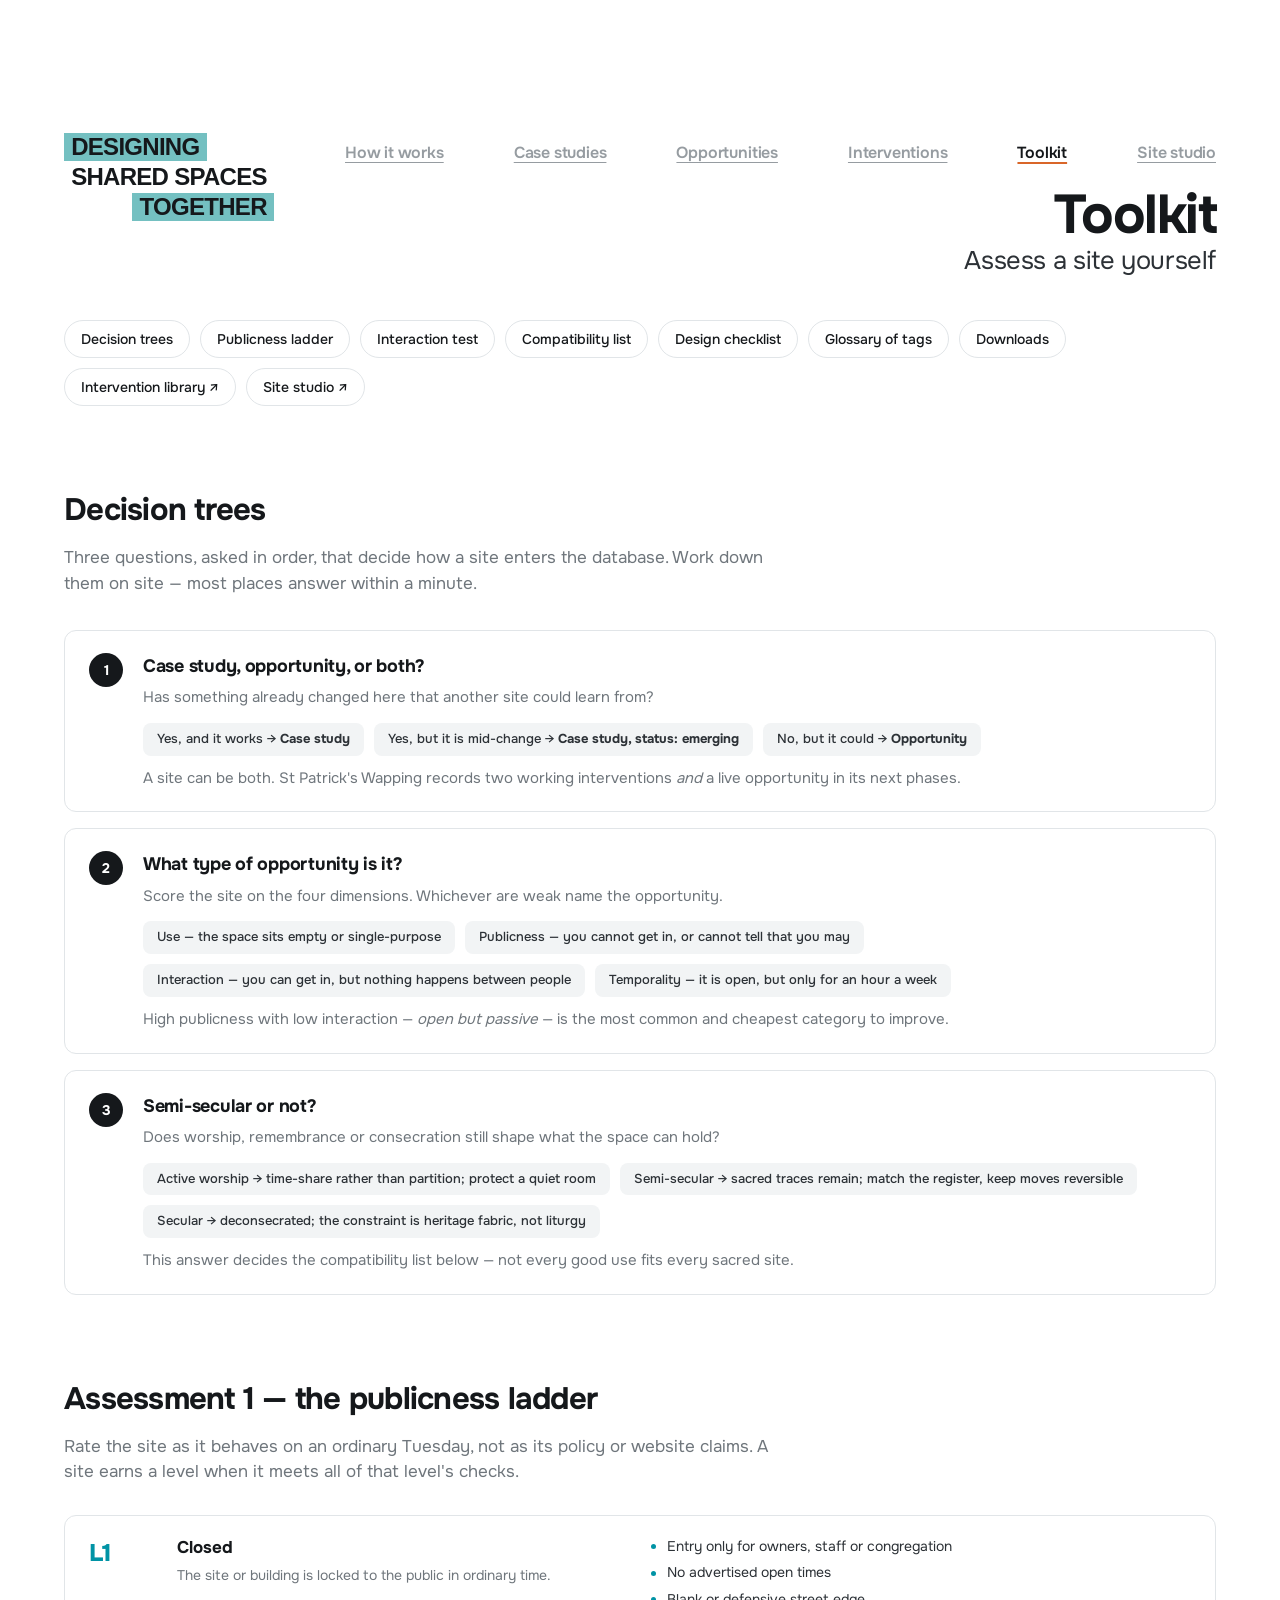
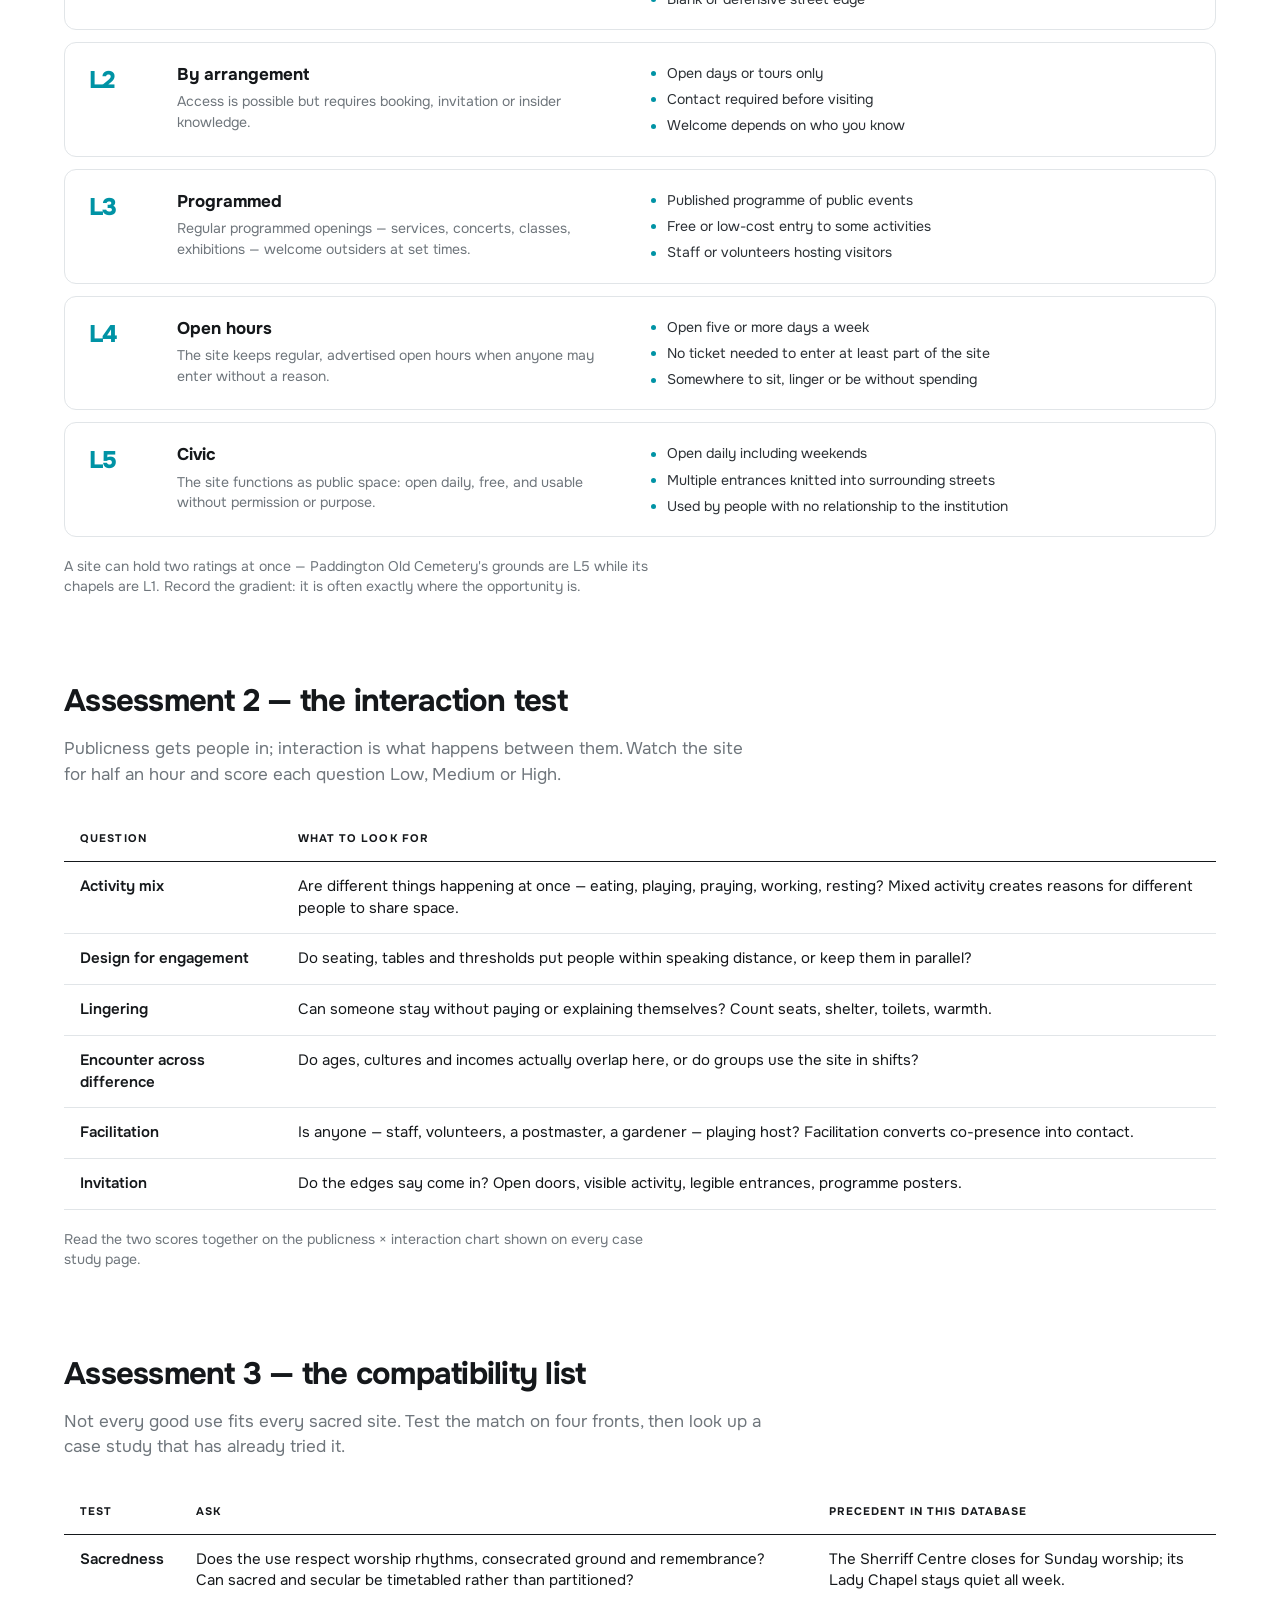
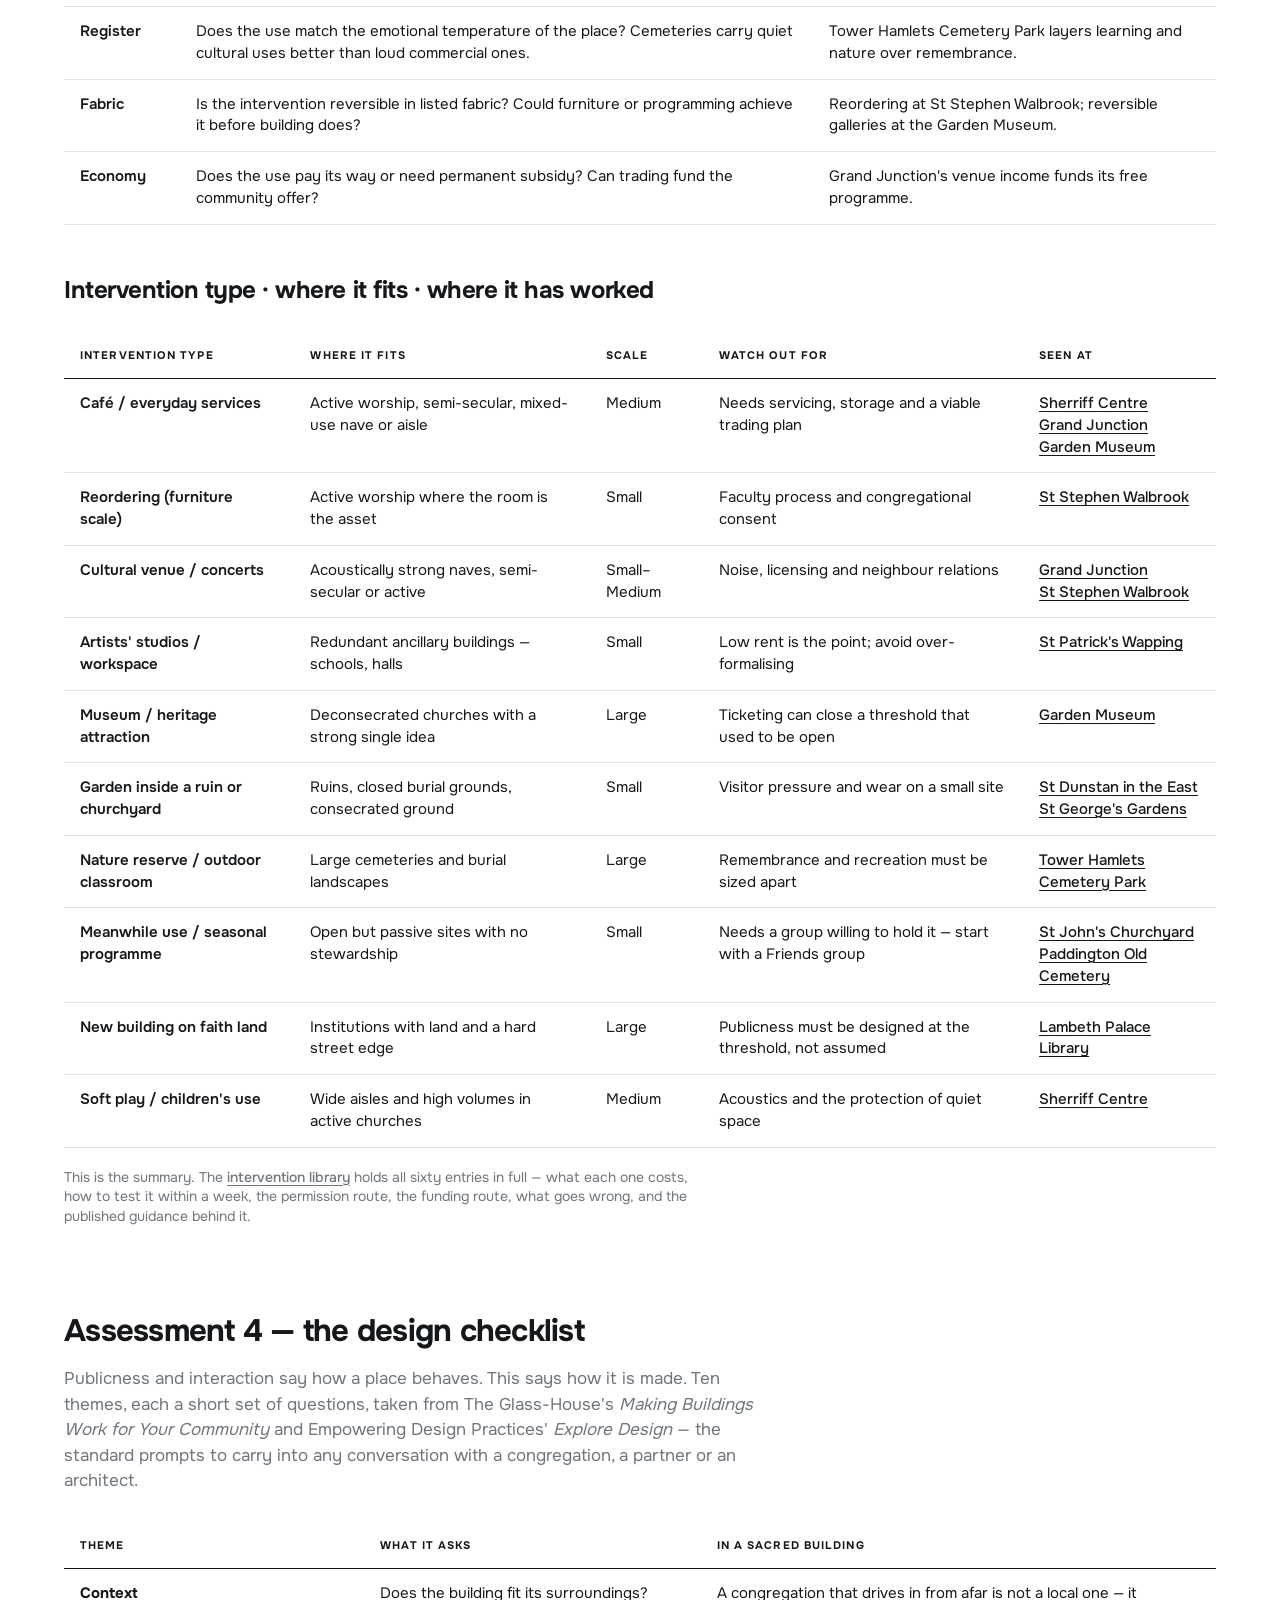
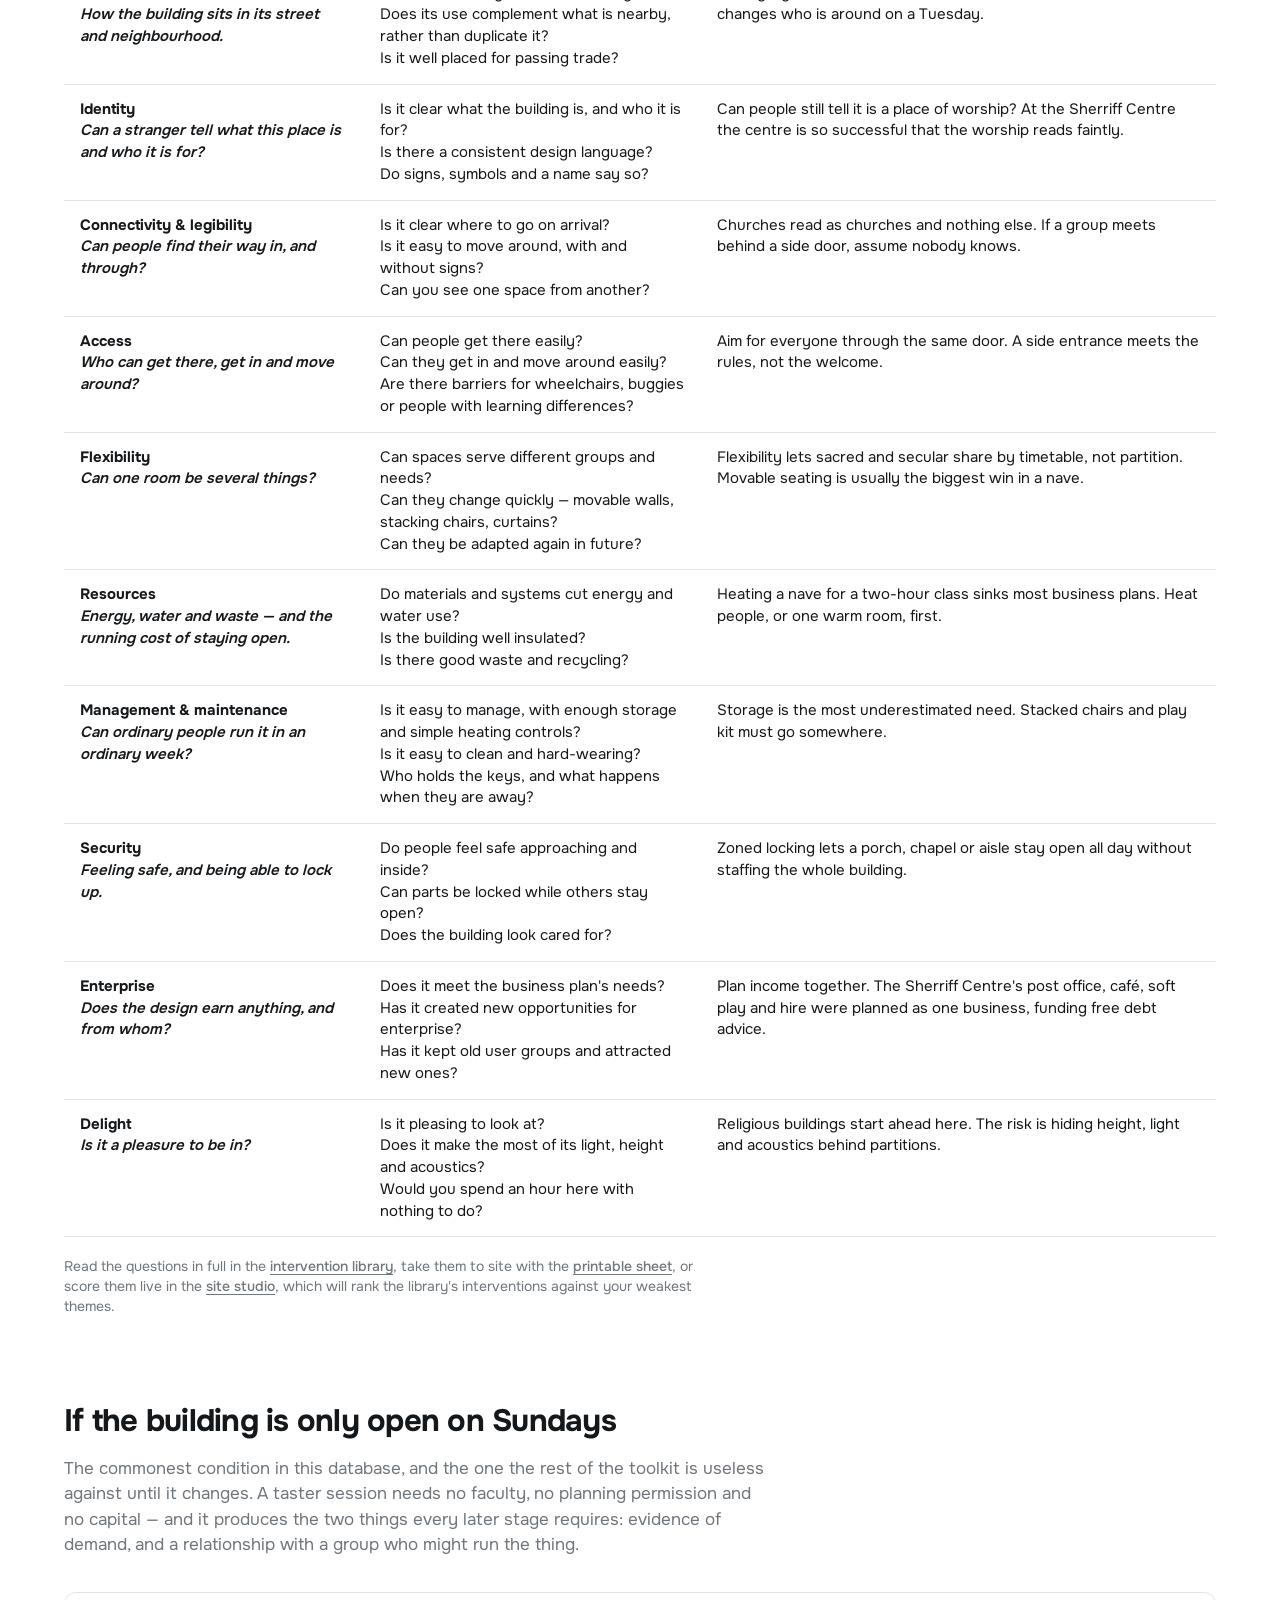
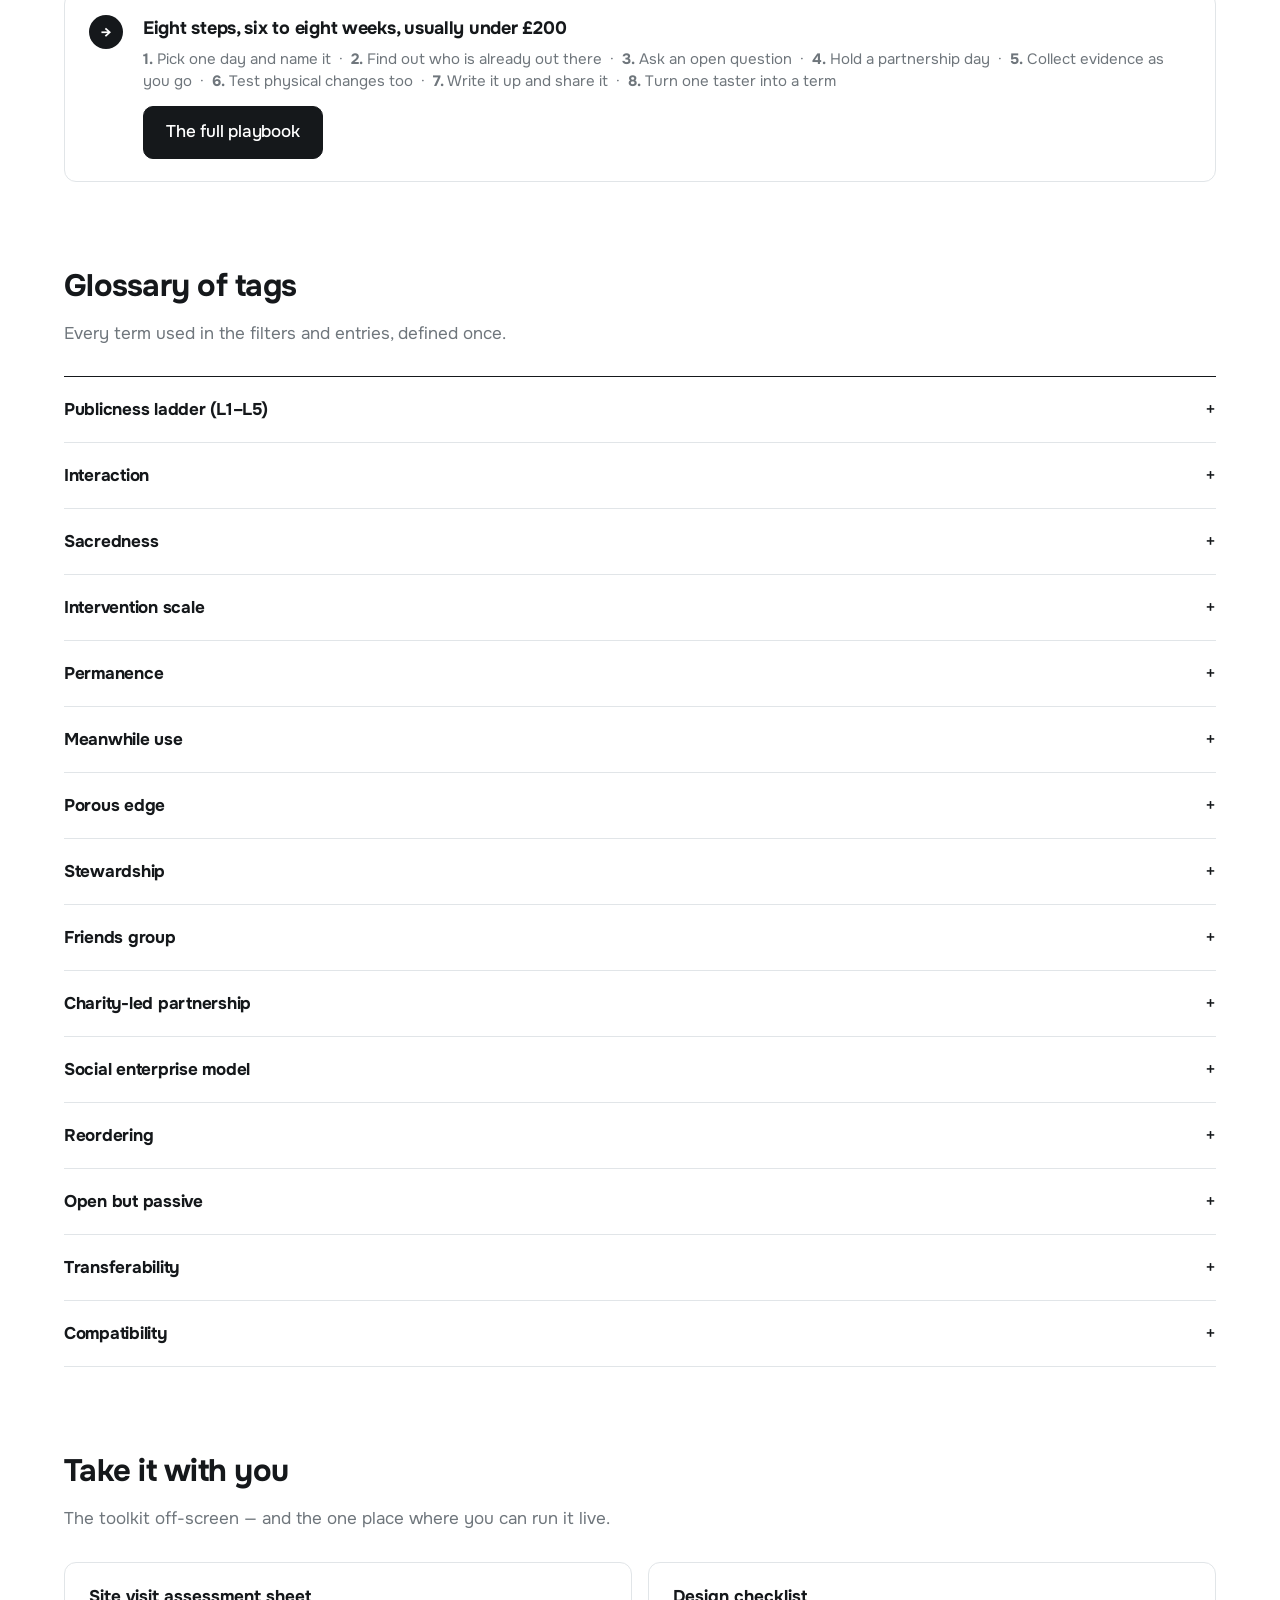
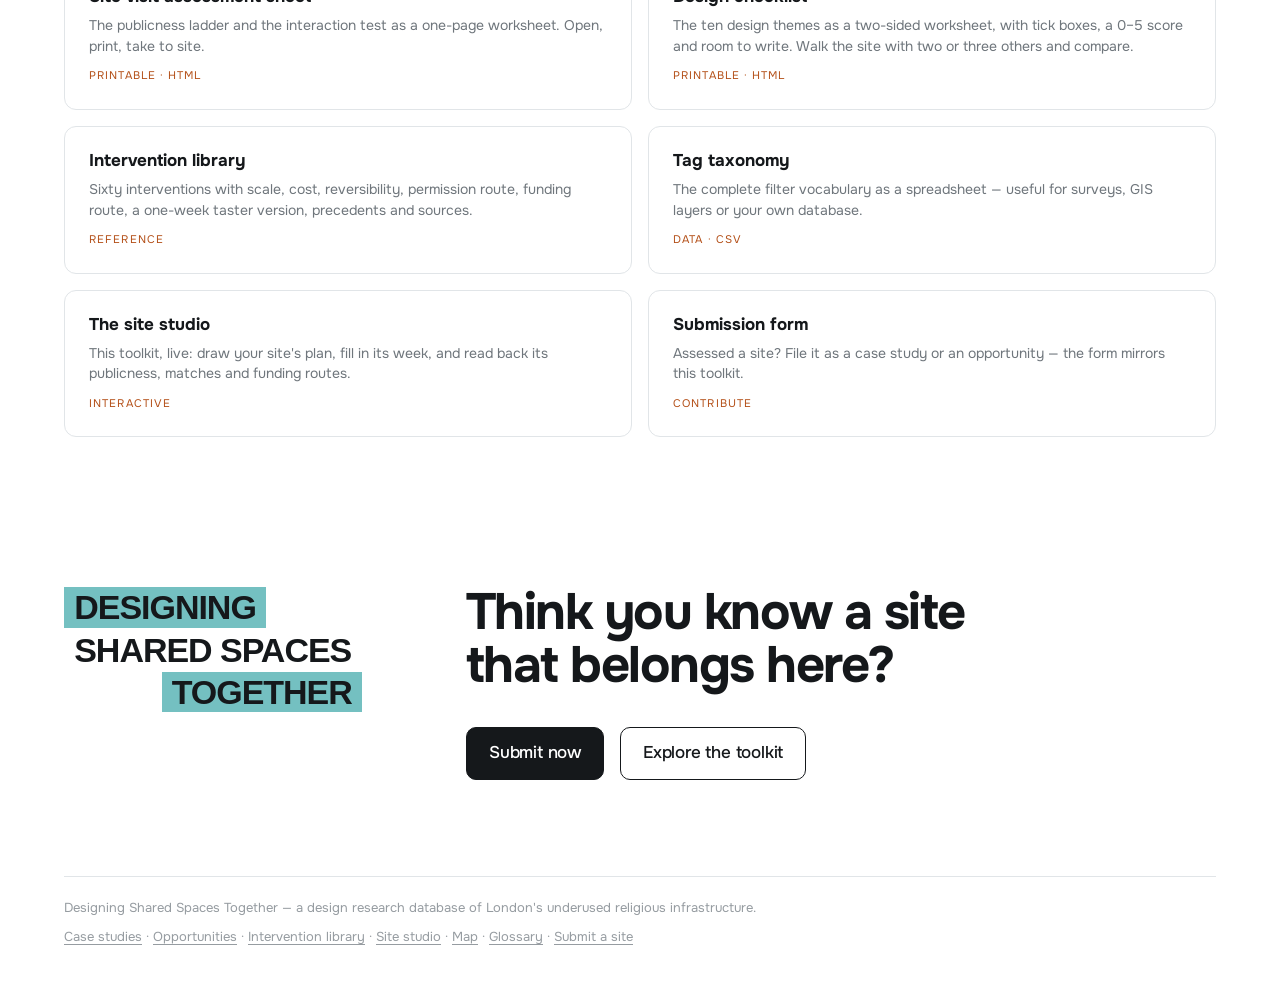
<file: toolkit.html>
<!DOCTYPE html>
<html lang="en">
<head>
<meta charset="UTF-8">
<meta name="viewport" content="width=device-width, initial-scale=1">
<!-- tab icon embedded, so it shows instantly on every page without a fetch -->
<link rel="icon" type="image/png" sizes="32x32" href="[data-uri]">
<link rel="apple-touch-icon" href="apple-touch-icon.png">
<title>Toolkit — Designing Shared Spaces Together</title>
<meta name="description" content="Decision trees, the publicness ladder, the interaction test, a compatibility list and the full glossary of tags — everything the database uses to judge a site.">
<link rel="preconnect" href="https://fonts.googleapis.com">
<link rel="preconnect" href="https://fonts.gstatic.com" crossorigin>
<link href="https://fonts.googleapis.com/css2?family=Onest:wght@300;400;500;600;700;800&family=Inter:wght@400;500;600;700&display=swap" rel="stylesheet">
<link rel="stylesheet" href="css/style.css?v=89">
</head>
<body data-page="toolkit.html">

<main class="page">
  <section class="page-head">
    <div class="wrap">
      <h1 class="h-page">Toolkit</h1>
      <p class="h-page-sub">Assess a site yourself</p>
      <div class="tk-nav">
        <a href="#trees">Decision trees</a>
        <a href="#ladder">Publicness ladder</a>
        <a href="#interaction">Interaction test</a>
        <a href="#compatibility">Compatibility list</a>
        <a href="#design">Design checklist</a>
        <a href="#glossary">Glossary of tags</a>
        <a href="#downloads">Downloads</a>
        <a href="interventions.html">Intervention library ↗</a>
        <a href="studio.html">Site studio ↗</a>
      </div>
    </div>
  </section>

  <div class="wrap">

    <!-- ---------------- decision trees ---------------- -->
    <section class="tk-section" id="trees">
      <h2>Decision trees</h2>
      <p class="lede">Three questions, asked in order, that decide how a site enters the database.
         Work down them on site — most places answer within a minute.</p>

      <div class="tree">
        <div class="tree-step reveal">
          <span class="n">1</span>
          <div>
            <h3>Case study, opportunity, or both?</h3>
            <p>Has something already changed here that another site could learn from?</p>
            <div class="tree-branches">
              <span class="branch branch--a">Yes, and it works → <strong>Case study</strong></span>
              <span class="branch branch--b">Yes, but it is mid-change → <strong>Case study, status: emerging</strong></span>
              <span class="branch branch--c">No, but it could → <strong>Opportunity</strong></span>
            </div>
            <p style="margin-top:12px">A site can be both. St Patrick's Wapping records two working
               interventions <em>and</em> a live opportunity in its next phases.</p>
          </div>
        </div>

        <div class="tree-step reveal">
          <span class="n">2</span>
          <div>
            <h3>What type of opportunity is it?</h3>
            <p>Score the site on the four dimensions. Whichever are weak name the opportunity.</p>
            <div class="tree-branches">
              <span class="branch branch--b">Use — the space sits empty or single-purpose</span>
              <span class="branch branch--a">Publicness — you cannot get in, or cannot tell that you may</span>
              <span class="branch branch--c">Interaction — you can get in, but nothing happens between people</span>
              <span class="branch">Temporality — it is open, but only for an hour a week</span>
            </div>
            <p style="margin-top:12px">High publicness with low interaction — <em>open but passive</em> —
               is the most common and cheapest category to improve.</p>
          </div>
        </div>

        <div class="tree-step reveal">
          <span class="n">3</span>
          <div>
            <h3>Semi-secular or not?</h3>
            <p>Does worship, remembrance or consecration still shape what the space can hold?</p>
            <div class="tree-branches">
              <span class="branch branch--a">Active worship → time-share rather than partition; protect a quiet room</span>
              <span class="branch branch--b">Semi-secular → sacred traces remain; match the register, keep moves reversible</span>
              <span class="branch branch--c">Secular → deconsecrated; the constraint is heritage fabric, not liturgy</span>
            </div>
            <p style="margin-top:12px">This answer decides the compatibility list below — not every good
               use fits every sacred site.</p>
          </div>
        </div>
      </div>
    </section>

    <!-- ---------------- publicness ladder ---------------- -->
    <section class="tk-section" id="ladder">
      <h2>Assessment 1 — the publicness ladder</h2>
      <p class="lede">Rate the site as it behaves on an ordinary Tuesday, not as its policy or website
         claims. A site earns a level when it meets all of that level's checks.</p>
      <div class="ladder-list" id="ladder-full"></div>
      <p class="body-sm" style="margin-top:20px; max-width:68ch">
        A site can hold two ratings at once — Paddington Old Cemetery's grounds are L5 while its
        chapels are L1. Record the gradient: it is often exactly where the opportunity is.
      </p>
    </section>

    <!-- ---------------- interaction ---------------- -->
    <section class="tk-section" id="interaction">
      <h2>Assessment 2 — the interaction test</h2>
      <p class="lede">Publicness gets people in; interaction is what happens between them. Watch the
         site for half an hour and score each question Low, Medium or High.</p>
      <div class="matrix">
        <table>
          <thead><tr><th>Question</th><th>What to look for</th></tr></thead>
          <tbody>
            <tr><td>Activity mix</td><td>Are different things happening at once — eating, playing, praying, working, resting? Mixed activity creates reasons for different people to share space.</td></tr>
            <tr><td>Design for engagement</td><td>Do seating, tables and thresholds put people within speaking distance, or keep them in parallel?</td></tr>
            <tr><td>Lingering</td><td>Can someone stay without paying or explaining themselves? Count seats, shelter, toilets, warmth.</td></tr>
            <tr><td>Encounter across difference</td><td>Do ages, cultures and incomes actually overlap here, or do groups use the site in shifts?</td></tr>
            <tr><td>Facilitation</td><td>Is anyone — staff, volunteers, a postmaster, a gardener — playing host? Facilitation converts co-presence into contact.</td></tr>
            <tr><td>Invitation</td><td>Do the edges say come in? Open doors, visible activity, legible entrances, programme posters.</td></tr>
          </tbody>
        </table>
      </div>
      <p class="body-sm" style="margin-top:20px; max-width:68ch">
        Read the two scores together on the publicness × interaction chart shown on every case
        study page.
      </p>
    </section>

    <!-- ---------------- compatibility ---------------- -->
    <section class="tk-section" id="compatibility">
      <h2>Assessment 3 — the compatibility list</h2>
      <p class="lede">Not every good use fits every sacred site. Test the match on four fronts,
         then look up a case study that has already tried it.</p>

      <div class="matrix">
        <table>
          <thead><tr><th>Test</th><th>Ask</th><th>Precedent in this database</th></tr></thead>
          <tbody>
            <tr><td>Sacredness</td><td>Does the use respect worship rhythms, consecrated ground and remembrance? Can sacred and secular be timetabled rather than partitioned?</td><td>The Sherriff Centre closes for Sunday worship; its Lady Chapel stays quiet all week.</td></tr>
            <tr><td>Register</td><td>Does the use match the emotional temperature of the place? Cemeteries carry quiet cultural uses better than loud commercial ones.</td><td>Tower Hamlets Cemetery Park layers learning and nature over remembrance.</td></tr>
            <tr><td>Fabric</td><td>Is the intervention reversible in listed fabric? Could furniture or programming achieve it before building does?</td><td>Reordering at St Stephen Walbrook; reversible galleries at the Garden Museum.</td></tr>
            <tr><td>Economy</td><td>Does the use pay its way or need permanent subsidy? Can trading fund the community offer?</td><td>Grand Junction's venue income funds its free programme.</td></tr>
          </tbody>
        </table>
      </div>

      <h3 class="h-block" style="margin-top:52px">Intervention type · where it fits · where it has worked</h3>
      <div class="matrix">
        <table>
          <thead>
            <tr><th>Intervention type</th><th>Where it fits</th><th>Scale</th><th>Watch out for</th><th>Seen at</th></tr>
          </thead>
          <tbody id="compat-body"></tbody>
        </table>
      </div>
      <p class="body-sm" style="margin-top:20px; max-width:70ch">
        This is the summary. The <a class="rule-link" href="interventions.html">intervention
        library</a> holds all sixty entries in full — what each one costs, how to test it within a
        week, the permission route, the funding route, what goes wrong, and the published guidance
        behind it.
      </p>
    </section>

    <!-- ---------------- design checklist ---------------- -->
    <section class="tk-section" id="design">
      <h2>Assessment 4 — the design checklist</h2>
      <p class="lede">Publicness and interaction say how a place behaves. This says how it is made.
         Ten themes, each a short set of questions, taken from The Glass-House's
         <em>Making Buildings Work for Your Community</em> and Empowering Design Practices'
         <em>Explore Design</em> — the standard prompts to carry into any conversation with a
         congregation, a partner or an architect.</p>

      <div class="matrix">
        <table>
          <thead><tr><th>Theme</th><th>What it asks</th><th>In a sacred building</th></tr></thead>
          <tbody id="theme-body"></tbody>
        </table>
      </div>

      <p class="body-sm" style="margin-top:20px; max-width:70ch">
        Read the questions in full in the <a class="rule-link" href="interventions.html#checklist">intervention
        library</a>, take them to site with the
        <a class="rule-link" href="downloads/design-checklist.html" target="_blank" rel="noopener">printable
        sheet</a>, or score them live in the
        <a class="rule-link" href="studio.html#deep">site studio</a>, which will rank the library's
        interventions against your weakest themes.
      </p>
    </section>

    <!-- ---------------- taster ---------------- -->
    <section class="tk-section" id="taster">
      <h2>If the building is only open on Sundays</h2>
      <p class="lede">The commonest condition in this database, and the one the rest of the toolkit
         is useless against until it changes. A taster session needs no faculty, no planning
         permission and no capital — and it produces the two things every later stage requires:
         evidence of demand, and a relationship with a group who might run the thing.</p>
      <div class="tree">
        <div class="tree-step reveal">
          <span class="n">→</span>
          <div>
            <h3>Eight steps, six to eight weeks, usually under £200</h3>
            <p id="taster-strip"></p>
            <p style="margin-top:14px">
              <a class="btn" href="interventions.html#taster">The full playbook</a>
            </p>
          </div>
        </div>
      </div>
    </section>

    <!-- ---------------- glossary ---------------- -->
    <section class="tk-section" id="glossary">
      <h2>Glossary of tags</h2>
      <p class="lede">Every term used in the filters and entries, defined once.</p>
      <div class="glossary" id="glossary-list"></div>
    </section>

    <!-- ---------------- downloads ---------------- -->
    <section class="tk-section" id="downloads">
      <h2>Take it with you</h2>
      <p class="lede">The toolkit off-screen — and the one place where you can run it live.</p>
      <div class="dl-grid">
        <a class="dl-card" href="downloads/assessment-checklist.html" target="_blank" rel="noopener">
          <h3>Site visit assessment sheet</h3>
          <p>The publicness ladder and the interaction test as a one-page worksheet. Open, print, take to site.</p>
          <span class="fmt">Printable · HTML</span>
        </a>
        <a class="dl-card" href="downloads/design-checklist.html" target="_blank" rel="noopener">
          <h3>Design checklist</h3>
          <p>The ten design themes as a two-sided worksheet, with tick boxes, a 0–5 score and room to write. Walk the site with two or three others and compare.</p>
          <span class="fmt">Printable · HTML</span>
        </a>
        <a class="dl-card" href="interventions.html">
          <h3>Intervention library</h3>
          <p>Sixty interventions with scale, cost, reversibility, permission route, funding route, a one-week taster version, precedents and sources.</p>
          <span class="fmt">Reference</span>
        </a>
        <a class="dl-card" href="downloads/tag-taxonomy.csv" download>
          <h3>Tag taxonomy</h3>
          <p>The complete filter vocabulary as a spreadsheet — useful for surveys, GIS layers or your own database.</p>
          <span class="fmt">Data · CSV</span>
        </a>
        <a class="dl-card" href="studio.html">
          <h3>The site studio</h3>
          <p>This toolkit, live: draw your site's plan, fill in its week, and read back its publicness, matches and funding routes.</p>
          <span class="fmt">Interactive</span>
        </a>
        <a class="dl-card" href="submit.html">
          <h3>Submission form</h3>
          <p>Assessed a site? File it as a case study or an opportunity — the form mirrors this toolkit.</p>
          <span class="fmt">Contribute</span>
        </a>
      </div>
    </section>

  </div>
</main>

<script src="js/data.js?v=89"></script>
<script src="js/detail-data.js?v=89"></script>
<script src="js/photos.js?v=89"></script>
<script src="js/evidence.js?v=89"></script>
<script src="js/interventions.js?v=89"></script>
<script src="js/ui.js?v=89"></script>
<script>
document.addEventListener("DOMContentLoaded", () => {

  document.getElementById("theme-body").innerHTML = GH_THEMES.map(t => `
    <tr>
      <td><strong>${t.name}</strong><br><em>${t.lead}</em></td>
      <td>${t.questions.map(q => `${q}`).join("<br>")}</td>
      <td>${t.forWorship}</td>
    </tr>`).join("");

  document.getElementById("taster-strip").innerHTML =
    TASTER_PLAYBOOK.steps.map(s => `<strong>${s.n}.</strong> ${s.title}`).join(" &nbsp;·&nbsp; ");

  document.getElementById("ladder-full").innerHTML = LADDER.map(r => `
    <div class="ladder-row reveal">
      <div class="lv">L${r.level}</div>
      <div><h3>${r.name}</h3><p class="short">${r.desc}</p></div>
      <div><ul>${r.checks.map(c => `<li>${c}</li>`).join("")}</ul></div>
    </div>`).join("");

  document.getElementById("compat-body").innerHTML = COMPATIBILITY.map(c => `
    <tr>
      <td>${c.type}</td>
      <td>${c.fits}</td>
      <td>${c.scale}</td>
      <td>${c.watch}</td>
      <td>${c.seen.map(id => {
        const s = getSite(id);
        return s ? `<a class="rule-link" href="site.html?id=${id}">${s.shortName}</a>` : "";
      }).filter(Boolean).join("<br>")}</td>
    </tr>`).join("");

  document.getElementById("glossary-list").innerHTML = GLOSSARY.map((g, i) => `
    <div class="gloss-item">
      <button type="button" aria-expanded="false" data-gloss="${i}">
        <span>${g.term}</span><span class="sign">+</span>
      </button>
      <div class="gloss-body">${g.def}</div>
    </div>`).join("");

  document.querySelectorAll("[data-gloss]").forEach(btn => {
    btn.addEventListener("click", () => {
      const item = btn.closest(".gloss-item");
      const open = item.classList.toggle("open");
      btn.setAttribute("aria-expanded", open ? "true" : "false");
    });
  });

  initReveal();
});
</script>
</body>
</html>
</file>
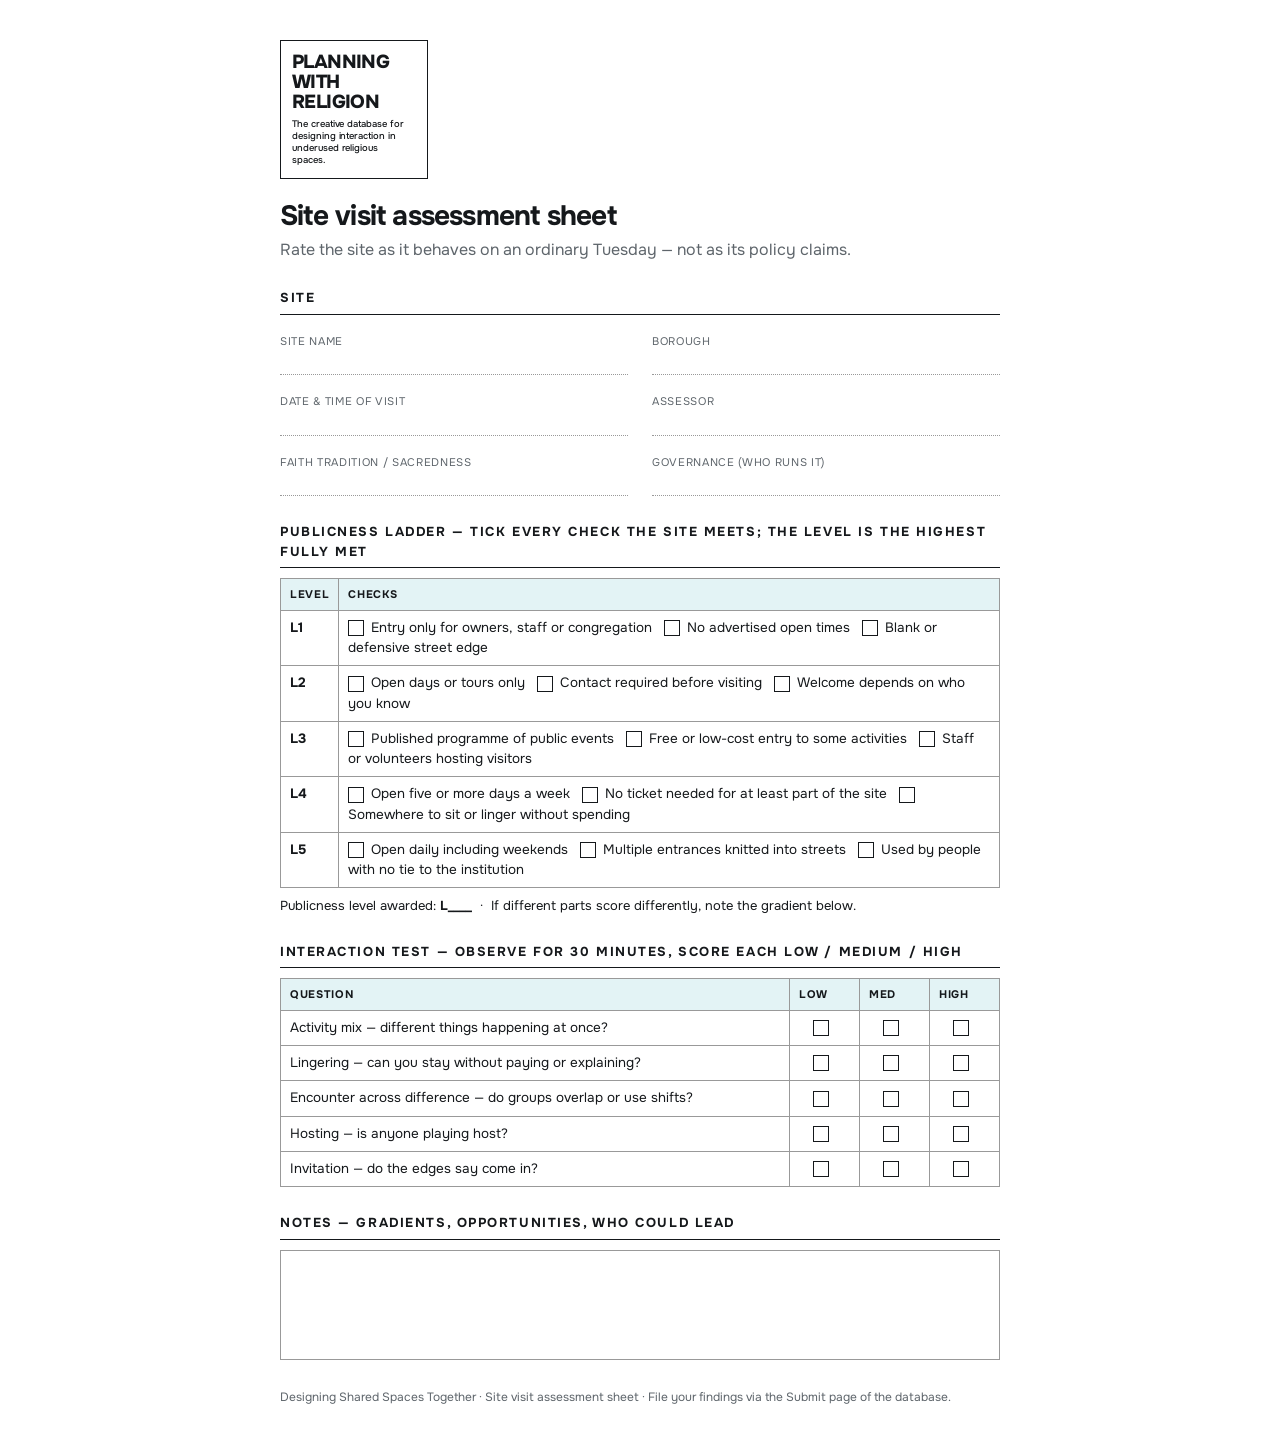
<file: downloads/assessment-checklist.html>
<!DOCTYPE html>
<html lang="en">
<head>
<meta charset="UTF-8">
<meta name="viewport" content="width=device-width, initial-scale=1">
<link rel="icon" type="image/png" sizes="32x32" href="[data-uri]">
<title>Site visit assessment sheet — Designing Shared Spaces Together</title>
<link href="https://fonts.googleapis.com/css2?family=Onest:wght@400;500;600;700;800&family=Inter:wght@400;500;600;700&display=swap" rel="stylesheet">
<style>
  * { box-sizing: border-box; margin: 0; }
  body { font-family: "Onest", "Inter", -apple-system, "Helvetica Neue", Arial, sans-serif; color: #15181B; padding: 40px; max-width: 800px; margin: 0 auto; line-height: 1.5; }
  /* the site's boxed wordmark at its header size (see .mark in css/style.css) */
  .mark { display: block; width: 148px; min-height: 134px; padding: 11px 11px 12px; border: 1px solid #15181B; }
  .mark b { display: block; font-size: 18.9px; font-weight: 800; line-height: 1.06; letter-spacing: -.032em; text-transform: uppercase; }
  .mark i { display: block; margin-top: 6px; font-style: normal; font-size: 9.45px; font-weight: 500; line-height: 1.28; letter-spacing: -.005em; white-space: nowrap; }
  h1 { font-size: 28px; margin: 22px 0 6px; font-weight: 700; line-height: 1.1; letter-spacing: -.028em; }
  .sub { color: #5E656B; margin-bottom: 22px; }
  h2 { font-size: 13px; letter-spacing: .12em; text-transform: uppercase; margin: 26px 0 10px; border-bottom: 1px solid #15181B; padding-bottom: 6px; }
  .meta { display: grid; grid-template-columns: 1fr 1fr; gap: 10px 24px; font-size: 14px; }
  .meta div { border-bottom: 1px dotted #999; padding: 8px 0 4px; }
  .meta span { font-size: 11px; text-transform: uppercase; letter-spacing: .06em; color: #5E656B; display: block; }
  table { width: 100%; border-collapse: collapse; font-size: 13.5px; }
  th, td { border: 1px solid #999; padding: 7px 9px; text-align: left; vertical-align: top; }
  th { font-size: 11px; text-transform: uppercase; letter-spacing: .06em; background: #E3F3F5; }
  .box { width: 16px; height: 16px; border: 1.5px solid #15181B; display: inline-block; vertical-align: middle; margin-right: 7px; }
  .lvl { font-weight: bold; width: 44px; }
  .score td:nth-child(n+2) { width: 70px; text-align: center; }
  .notes { border: 1px solid #999; height: 110px; margin-top: 6px; }
  footer { margin-top: 28px; font-size: 12px; color: #5E656B; }
  @media print { body { padding: 0; } }
</style>
</head>
<body>
  <span class="mark"><b>Planning<br>with<br>Religion</b><i>The creative database for<br>designing interaction in<br>underused religious<br>spaces.</i></span>
  <h1>Site visit assessment sheet</h1>
  <p class="sub">Rate the site as it behaves on an ordinary Tuesday — not as its policy claims.</p>

  <h2>Site</h2>
  <div class="meta">
    <div><span>Site name</span>&nbsp;</div>
    <div><span>Borough</span>&nbsp;</div>
    <div><span>Date &amp; time of visit</span>&nbsp;</div>
    <div><span>Assessor</span>&nbsp;</div>
    <div><span>Faith tradition / sacredness</span>&nbsp;</div>
    <div><span>Governance (who runs it)</span>&nbsp;</div>
  </div>

  <h2>Publicness ladder — tick every check the site meets; the level is the highest fully met</h2>
  <table>
    <tr><th class="lvl">Level</th><th>Checks</th></tr>
    <tr><td class="lvl">L1</td><td><span class="box"></span>Entry only for owners, staff or congregation &nbsp; <span class="box"></span>No advertised open times &nbsp; <span class="box"></span>Blank or defensive street edge</td></tr>
    <tr><td class="lvl">L2</td><td><span class="box"></span>Open days or tours only &nbsp; <span class="box"></span>Contact required before visiting &nbsp; <span class="box"></span>Welcome depends on who you know</td></tr>
    <tr><td class="lvl">L3</td><td><span class="box"></span>Published programme of public events &nbsp; <span class="box"></span>Free or low-cost entry to some activities &nbsp; <span class="box"></span>Staff or volunteers hosting visitors</td></tr>
    <tr><td class="lvl">L4</td><td><span class="box"></span>Open five or more days a week &nbsp; <span class="box"></span>No ticket needed for at least part of the site &nbsp; <span class="box"></span>Somewhere to sit or linger without spending</td></tr>
    <tr><td class="lvl">L5</td><td><span class="box"></span>Open daily including weekends &nbsp; <span class="box"></span>Multiple entrances knitted into streets &nbsp; <span class="box"></span>Used by people with no tie to the institution</td></tr>
  </table>
  <p style="font-size:13px; margin-top:8px">Publicness level awarded: <strong>L____</strong> &nbsp;·&nbsp; If different parts score differently, note the gradient below.</p>

  <h2>Interaction test — observe for 30 minutes, score each Low / Medium / High</h2>
  <table class="score">
    <tr><th>Question</th><th>Low</th><th>Med</th><th>High</th></tr>
    <tr><td>Activity mix — different things happening at once?</td><td><span class="box"></span></td><td><span class="box"></span></td><td><span class="box"></span></td></tr>
    <tr><td>Lingering — can you stay without paying or explaining?</td><td><span class="box"></span></td><td><span class="box"></span></td><td><span class="box"></span></td></tr>
    <tr><td>Encounter across difference — do groups overlap or use shifts?</td><td><span class="box"></span></td><td><span class="box"></span></td><td><span class="box"></span></td></tr>
    <tr><td>Hosting — is anyone playing host?</td><td><span class="box"></span></td><td><span class="box"></span></td><td><span class="box"></span></td></tr>
    <tr><td>Invitation — do the edges say come in?</td><td><span class="box"></span></td><td><span class="box"></span></td><td><span class="box"></span></td></tr>
  </table>

  <h2>Notes — gradients, opportunities, who could lead</h2>
  <div class="notes"></div>

  <footer>Designing Shared Spaces Together · Site visit assessment sheet · File your findings via the Submit page of the database.</footer>
</body>
</html>
</file>
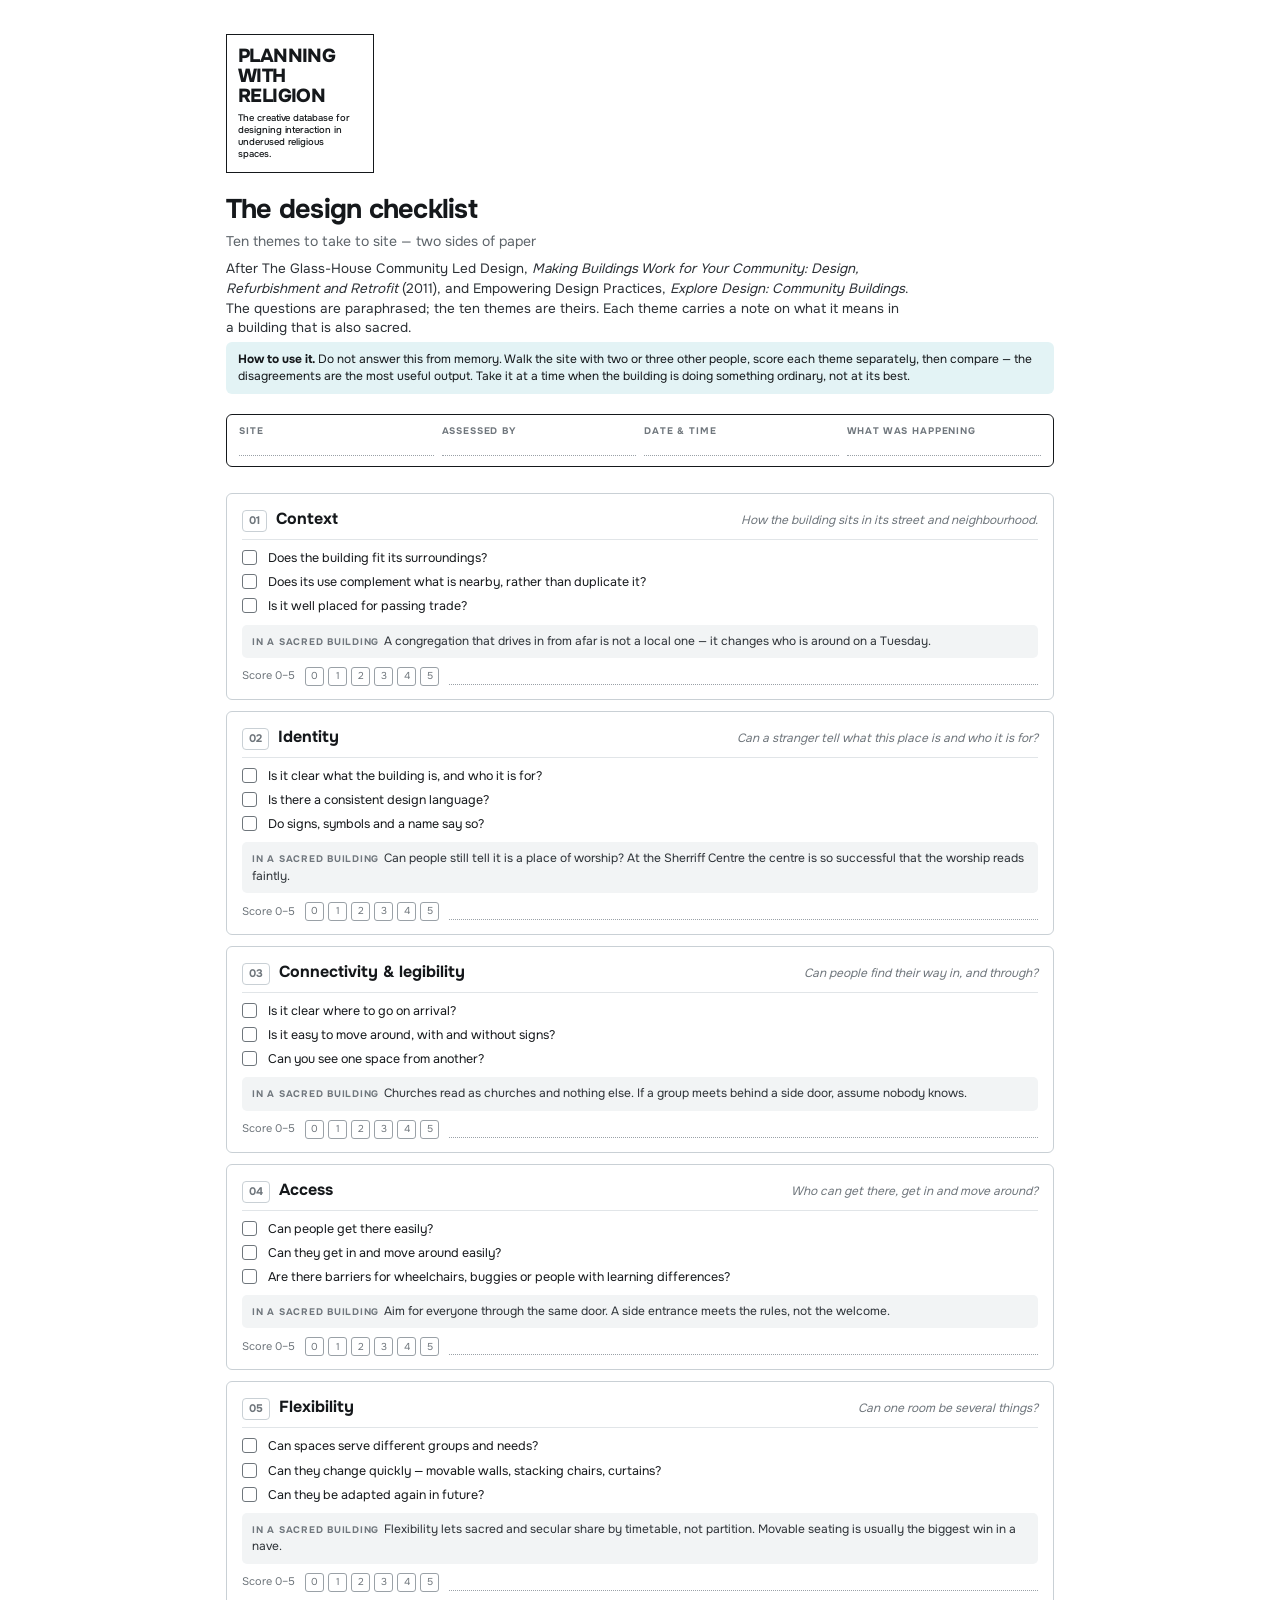
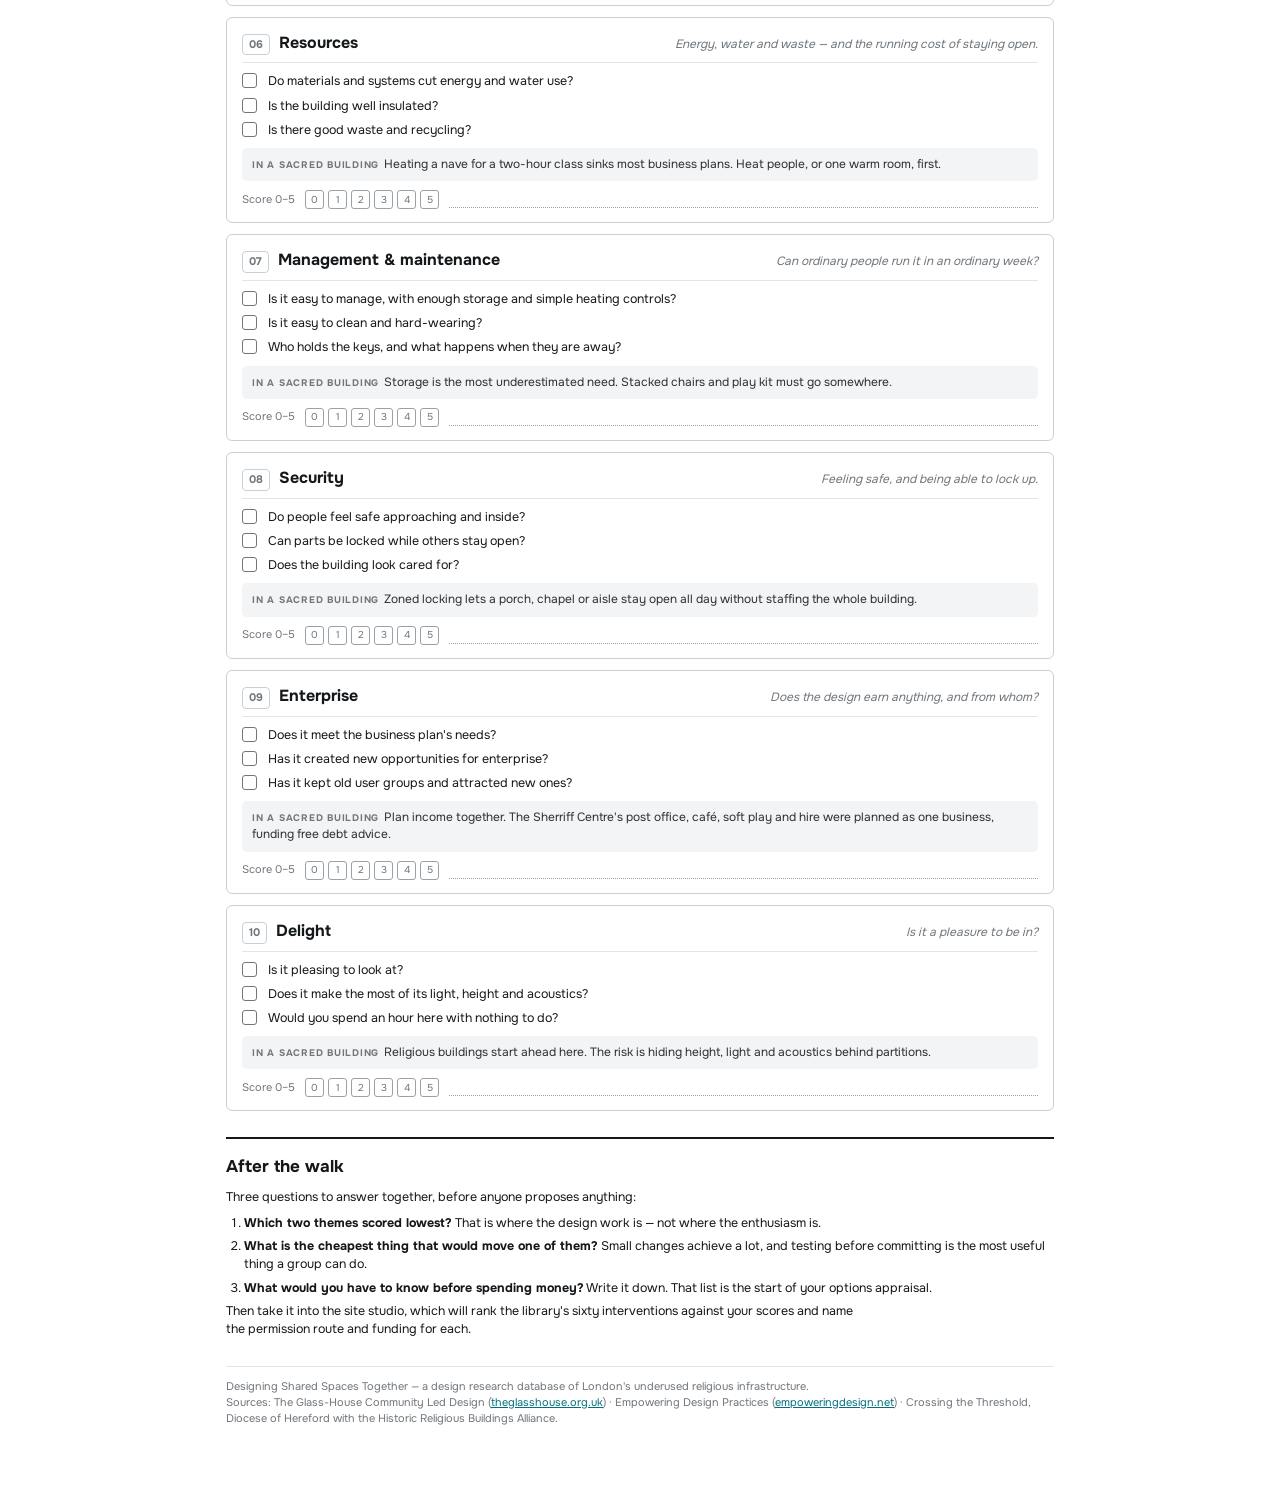
<file: downloads/design-checklist.html>
<!DOCTYPE html>
<html lang="en">
<head>
<meta charset="UTF-8">
<meta name="viewport" content="width=device-width, initial-scale=1">
<link rel="icon" type="image/png" sizes="32x32" href="[data-uri]">
<title>Design checklist — Designing Shared Spaces Together</title>
<link href="https://fonts.googleapis.com/css2?family=Onest:wght@400;500;600;700;800&family=Inter:wght@400;500;600;700&display=swap" rel="stylesheet">
<style>
  * { box-sizing: border-box; margin: 0; }
  body {
    font-family: "Onest", "Inter", -apple-system, "Helvetica Neue", Arial, sans-serif;
    color: #15181B; line-height: 1.45; font-size: 13px;
    max-width: 900px; margin: 0 auto; padding: 34px 36px 60px; background: #fff;
  }
  /* the site's boxed wordmark at its header size (see .mark in css/style.css) */
  .mark { display: block; width: 148px; min-height: 134px; padding: 11px 11px 12px; border: 1px solid #15181B; }
  .mark b { display: block; font-size: 18.9px; font-weight: 800; line-height: 1.06; letter-spacing: -.032em; text-transform: uppercase; }
  .mark i { display: block; margin-top: 6px; font-style: normal; font-size: 9.45px; font-weight: 500; line-height: 1.28; letter-spacing: -.005em; white-space: nowrap; }
  h1 { font-size: 27px; margin: 22px 0 6px; line-height: 1.1; letter-spacing: -.028em; }
  .sub { color: #5E656B; font-size: 14px; margin-bottom: 8px; }
  .intro { font-size: 13.5px; max-width: 76ch; margin-bottom: 4px; color: #2C3136; }
  .meta {
    display: flex; flex-wrap: wrap; gap: 8px; margin: 20px 0 26px;
    border: 1px solid #15181B; border-radius: 6px; padding: 10px 12px; font-size: 12px;
  }
  .meta span { flex: 1 1 150px; }
  .meta b { display: block; font-size: 9.5px; letter-spacing: .09em; text-transform: uppercase; color: #6F767C; }
  .meta i { display: block; border-bottom: 1px dotted #9AA1A7; height: 17px; font-style: normal; }

  .theme { border: 1px solid #C9D0D5; border-radius: 6px; padding: 13px 15px; margin-bottom: 11px; break-inside: avoid; }
  .theme header { display: flex; align-items: baseline; gap: 9px; border-bottom: 1px solid #E1E5E8; padding-bottom: 7px; margin-bottom: 9px; }
  .theme .n { font-size: 11px; font-weight: 700; color: #6F767C; border: 1px solid #C9D0D5; border-radius: 4px; padding: 2px 6px; }
  .theme h2 { font-size: 16px; }
  .theme .lead { font-size: 12px; color: #6F767C; font-style: italic; margin-left: auto; }
  .theme ul { padding: 0; list-style: none; }
  .theme li { position: relative; padding-left: 26px; font-size: 12.5px; margin-bottom: 6px; }
  .theme li::before {
    content: ""; position: absolute; left: 0; top: 1px;
    width: 13px; height: 13px; border: 1px solid #6F767C; border-radius: 3px;
  }
  .sacred { font-size: 12px; background: #F2F4F5; padding: 8px 10px; border-radius: 5px; margin: 9px 0; color: #2C3136; }
  .sacred b { font-size: 9.5px; letter-spacing: .08em; text-transform: uppercase; color: #6F767C; margin-right: 5px; }
  .score { display: flex; align-items: center; gap: 10px; font-size: 11px; color: #6F767C; }
  .score i { display: flex; gap: 4px; font-style: normal; }
  .score i u { width: 19px; height: 19px; border: 1px solid #9AA1A7; border-radius: 3px; text-decoration: none;
               display: flex; align-items: center; justify-content: center; font-size: 10px; }
  .score .note { flex: 1; border-bottom: 1px dotted #9AA1A7; height: 17px; }

  .after { border-top: 2px solid #15181B; margin-top: 26px; padding-top: 16px; break-inside: avoid; }
  .after h2 { font-size: 17px; margin-bottom: 8px; }
  .after p { font-size: 12.5px; max-width: 80ch; margin-bottom: 8px; }
  .after ol { padding-left: 18px; font-size: 12.5px; }
  .after li { margin-bottom: 5px; }
  footer { margin-top: 28px; font-size: 11px; color: #6F767C; border-top: 1px solid #E1E5E8; padding-top: 12px; }
  footer a { color: #00717E; }
  .print-hint { background: #E3F3F5; padding: 9px 12px; border-radius: 6px; font-size: 12px; margin-bottom: 20px; }
  @media print {
    body { padding: 0; font-size: 11.5px; }
    .print-hint { display: none; }
    .theme { border-color: #999; }
  }
</style>
</head>
<body>

<span class="mark"><b>Planning<br>with<br>Religion</b><i>The creative database for<br>designing interaction in<br>underused religious<br>spaces.</i></span>
<h1>The design checklist</h1>
<p class="sub">Ten themes to take to site — two sides of paper</p>
<p class="intro">
  After The Glass-House Community Led Design, <em>Making Buildings Work for Your Community:
  Design, Refurbishment and Retrofit</em> (2011), and Empowering Design Practices,
  <em>Explore Design: Community Buildings</em>. The questions are paraphrased; the ten themes
  are theirs. Each theme carries a note on what it means in a building that is also sacred.
</p>
<p class="print-hint">
  <strong>How to use it.</strong> Do not answer this from memory. Walk the site with two or three
  other people, score each theme separately, then compare — the disagreements are the most useful
  output. Take it at a time when the building is doing something ordinary, not at its best.
</p>

<div class="meta">
  <span><b>Site</b><i></i></span>
  <span><b>Assessed by</b><i></i></span>
  <span><b>Date &amp; time</b><i></i></span>
  <span><b>What was happening</b><i></i></span>
</div>

<div id="themes"></div>

<div class="after">
  <h2>After the walk</h2>
  <p>Three questions to answer together, before anyone proposes anything:</p>
  <ol>
    <li><strong>Which two themes scored lowest?</strong> That is where the design work is — not
      where the enthusiasm is.</li>
    <li><strong>What is the cheapest thing that would move one of them?</strong> Small changes
      achieve a lot, and testing before committing is the most useful thing a group can do.</li>
    <li><strong>What would you have to know before spending money?</strong> Write it down. That
      list is the start of your options appraisal.</li>
  </ol>
  <p>Then take it into the site studio, which will rank the library's sixty interventions against
    your scores and name the permission route and funding for each.</p>
</div>

<footer>
  Designing Shared Spaces Together — a design research database of London's underused religious infrastructure.<br>
  Sources: The Glass-House Community Led Design (<a href="https://theglasshouse.org.uk/">theglasshouse.org.uk</a>) ·
  Empowering Design Practices (<a href="https://www.empoweringdesign.net/">empoweringdesign.net</a>) ·
  Crossing the Threshold, Diocese of Hereford with the Historic Religious Buildings Alliance.
</footer>

<script src="../js/data.js"></script>
<script src="../js/evidence.js"></script>
<script>
document.getElementById("themes").innerHTML = GH_THEMES.map((t, i) => `
  <div class="theme">
    <header>
      <span class="n">${String(i + 1).padStart(2, "0")}</span>
      <h2>${t.name}</h2>
      <span class="lead">${t.lead}</span>
    </header>
    <ul>${t.questions.map(q => `<li>${q}</li>`).join("")}</ul>
    <p class="sacred"><b>In a sacred building</b>${t.forWorship}</p>
    <div class="score">
      <span>Score 0–5</span>
      <i>${[0,1,2,3,4,5].map(n => `<u>${n}</u>`).join("")}</i>
      <span class="note"></span>
    </div>
  </div>`).join("");
</script>
</body>
</html>
</file>
<file: css/style.css>
/* ==========================================================================
   DESIGNING SHARED SPACES TOGETHER
   Design system — built to the Figma frames (1408px artboard).

   Layout, spacing and type sizes are transcribed from the Figma.
   Colour is the one place the system takes its own line, using:
     White                     the ground
     English Red     #D96629   interaction · opportunity · emphasis
     Apricot         #F7C6A8   English Red lightened — uses · highlight
     Cerulean Blue   #0093A5   publicness · openness
     Ink                       temporality · sacredness · structure
   ========================================================================== */

/* --------------------------------------------------- 1. tokens */
:root {
  /* neutrals — a white ground, and greys cooled a touch to sit with the cerulean */
  --paper:      #FFFFFF;
  --paper-pure: #FFFFFF;
  --ink:        #15181B;
  --ink-soft:   #2C3136;
  --muted:      #6F767C;
  --muted-2:    #969CA1;
  --hair:       #E1E5E8;
  --hair-soft:  #ECEFF1;

  /* brand */
  --english-red: #D96629;
  --cerulean:    #0093A5;

  /* Roles. The role names predate this palette and are kept so that no class
     name or script has to change: "red" is the interaction / opportunity tone,
     "green" the publicness tone, "buff" the warm highlight used for uses. */
  --red:   var(--english-red);
  --green: var(--cerulean);
  --buff:  #F7C6A8;
  --logo-teal:      #74C0C1;       /* the wordmark blocks */
  --logo-teal-deep: #5EB1B2;

  /* deeper steps of each hue, for white text on colour. The brand values give
     only ~3.6:1 against white; these pass AA at small sizes. */
  --red-strong:   #C2551B;
  --green-strong: #007A89;
  --red-deep:     #86380C;
  --green-deep:   #005A66;

  /* readable ink versions of the brand colours (for small text) */
  --red-ink:   #B34E16;
  --buff-ink:  #8A3A10;
  --green-ink: #00717E;
  --buff-text: #5A2A0E;           /* text sitting on apricot */

  /* washes */
  --red-wash:   #FCE9DE;
  --buff-wash:  #FFF6F0;
  --green-wash: #E3F3F5;
  --ink-wash:   #F2F4F5;

  /* layout */
  --wrap: 1152px;
  --head-top: 133px;
  --radius: 12px;
  --radius-lg: 16px;
  --shadow: 0 1px 2px rgba(21,24,27,.05), 0 6px 22px -12px rgba(21,24,27,.18);
  --shadow-lift: 0 2px 4px rgba(21,24,27,.06), 0 22px 48px -20px rgba(21,24,27,.28);

  --ease: cubic-bezier(.22,.61,.36,1);
}

/* --------------------------------------------------- 2. reset */
*, *::before, *::after { box-sizing: border-box; }
html { -webkit-text-size-adjust: 100%; scroll-behavior: smooth; }
body {
  margin: 0;
  background: var(--paper);
  color: var(--ink);
  font-family: "Onest", "Inter", -apple-system, BlinkMacSystemFont, "Helvetica Neue", Arial, sans-serif;
  font-size: 17px;
  line-height: 1.45;
  font-feature-settings: "kern" 1, "liga" 1;
  -webkit-font-smoothing: antialiased;
  -moz-osx-font-smoothing: grayscale;
}
img { max-width: 100%; display: block; }
a { color: inherit; }
button, input, select, textarea { font: inherit; color: inherit; }
h1, h2, h3, h4, p, ul, ol, figure { margin: 0; }
ul { padding: 0; list-style: none; }
:focus-visible { outline: 2px solid var(--red); outline-offset: 3px; border-radius: 3px; }

/* --------------------------------------------------- 3. layout */
.wrap { width: min(var(--wrap), 100% - 96px); margin-inline: auto; }
@media (max-width: 760px) { .wrap { width: min(var(--wrap), 100% - 40px); } }

.page { padding-bottom: 20px; }

/* --------------------------------------------------- 4. type */
.h-page {                                   /* 60px right-aligned page title */
  font-size: clamp(2.375rem, 4.26vw, 3.75rem);
  font-weight: 700;
  line-height: .98;
  letter-spacing: -.028em;
  text-align: right;
}
.h-page-sub {
  font-size: clamp(1.125rem, 1.99vw, 1.75rem);
  font-weight: 400;
  line-height: 1.15;
  letter-spacing: -.015em;
  text-align: right;
  margin-top: 4px;
  color: var(--ink-soft);
}
.h-display {                                /* 56px call-to-action headline */
  font-size: clamp(2rem, 3.98vw, 3.5rem);
  font-weight: 700;
  line-height: 1.04;
  letter-spacing: -.03em;
}
.h-section { font-size: clamp(1.5rem, 2.42vw, 2.125rem); font-weight: 700; letter-spacing: -.022em; line-height: 1.1; }
.h-block   { font-size: 1.5rem; font-weight: 700; letter-spacing: -.02em; line-height: 1.15; }
.h-card    { font-size: 1.25rem; font-weight: 700; letter-spacing: -.015em; line-height: 1.28; }
.h-small   { font-size: 1.0625rem; font-weight: 700; letter-spacing: -.01em; }

.body-lg { font-size: 1.0625rem; line-height: 1.5; color: var(--muted); }
.body    { font-size: 1rem; line-height: 1.45; color: var(--muted); }
.body-sm { font-size: .875rem; line-height: 1.42; color: var(--muted); }
.ink { color: var(--ink); }
.tiny { font-size: .8125rem; line-height: 1.35; }
.stack > * + * { margin-top: 14px; }

.rule-link {
  text-decoration: underline;
  text-underline-offset: 3px;
  text-decoration-thickness: 1px;
  font-weight: 500;
  transition: color .18s var(--ease);
}
.rule-link:hover { color: var(--red); text-decoration-color: var(--red); }

/* --------------------------------------------------- 5. the wordmark */
/* DESIGNING / SHARED SPACES / TOGETHER — the first and last lines sit on teal
   blocks, the last one right-aligned. Everything is in em, so --logo-size
   scales the whole mark. */
.logo {
  --logo-size: 1.5rem;
  display: inline-flex;
  flex-direction: column;
  align-items: flex-start;
  flex: none;
  font-family: "Helvetica Neue", Helvetica, Arial, sans-serif;   /* as drawn in the design */
  font-size: var(--logo-size);
  font-weight: 700;
  line-height: 1.18;
  letter-spacing: -.03em;
  text-transform: uppercase;
  color: var(--ink);
  text-decoration: none;
}
.logo span { display: block; padding: 0 .3em; white-space: nowrap; }
.logo span + span { margin-top: .06em; }
.logo-l1, .logo-l3 { background: var(--logo-teal); color: var(--ink); transition: background .25s var(--ease); }
.logo-l3 { align-self: flex-end; }
a.logo:hover .logo-l1, a.logo:hover .logo-l3, a.logo:focus-visible .logo-l1, a.logo:focus-visible .logo-l3 { background: var(--logo-teal-deep); }
.logo--lg { --logo-size: 2.125rem; }
.logo--inverse { color: #fff; }                 /* over a photo: the middle line turns white */
@media (max-width: 640px) { .logo--lg { --logo-size: 1.875rem; } }
@media (max-width: 480px) { .logo { --logo-size: 1.25rem; } .head-row { gap: 16px; } }

/* --------------------------------------------------- 6. header */
.site-header { position: relative; z-index: 40; }
.head-row {
  display: flex;
  align-items: flex-start;
  gap: 40px;
  padding-top: var(--head-top);
}
.site-nav {
  display: flex;
  flex: 1;
  flex-wrap: wrap;
  justify-content: flex-end;
  gap: 14px 70px;
  min-width: 0;                             /* never push past the wrap's right edge */
  padding-top: 8px;
}
/* beside the large landing wordmark there is less room: tighter spacing, and the
   links wrap onto a second line rather than running off the right of the page */
.head-row--large .site-nav { column-gap: 40px; }
.site-nav a {
  font-size: 1rem;
  font-weight: 600;
  letter-spacing: -.012em;
  color: var(--muted-2);
  text-decoration: underline;
  text-decoration-color: currentColor;
  text-underline-offset: 4px;
  text-decoration-thickness: 1px;
  white-space: nowrap;
  transition: color .18s var(--ease), text-decoration-color .18s var(--ease);
}
.site-nav a:hover { color: var(--red); text-decoration-color: var(--red); }
.site-nav a.active { color: var(--ink); text-decoration-color: var(--red); text-decoration-thickness: 2px; }

.nav-toggle {
  display: none;
  margin-left: auto;
  background: none;
  border: 1px solid currentColor;
  border-radius: 999px;
  padding: 7px 16px;
  font-size: .9375rem;
  font-weight: 600;
  cursor: pointer;
}

/* inverse header, used over the detail-page hero */
.head-row--inverse .site-nav a { color: rgba(255,255,255,.72); }
.head-row--inverse .site-nav a.active { color: #fff; text-decoration-color: var(--buff); }
.head-row--inverse .site-nav a:hover { color: var(--buff); text-decoration-color: var(--buff); }
.head-row--inverse .nav-toggle { color: #fff; }

@media (max-width: 1080px) { .site-nav, .head-row--large .site-nav { column-gap: 34px; } }
@media (max-width: 900px) {
  :root { --head-top: 52px; }
  .head-row { position: relative; }          /* the dropdown lines up under the Menu button */
  .site-nav {
    position: absolute; top: 100%; right: 0;
    flex-direction: column; gap: 14px;
    background: var(--paper-pure);
    border: 1px solid var(--hair);
    border-radius: var(--radius);
    padding: 20px 26px;
    box-shadow: var(--shadow);
    display: none;
    text-align: right;
    flex: none;
  }
  .site-nav.open { display: flex; }
  .head-row--inverse .site-nav { background: var(--ink); border-color: rgba(255,255,255,.22); }
  .nav-toggle { display: block; }
}

/* --------------------------------------------------- 7. page head block */
/* The page title sits beside the wordmark, just below the nav — tucked up
   into the header band, with clear space under the links. */
.page-head { position: relative; }
.page-head .h-page { margin-top: 40px; }
@media (min-width: 901px) {
  .page-head .h-page { margin-top: -32px; }
}

.utility-row {
  display: flex;
  align-items: baseline;
  justify-content: space-between;
  gap: 24px;
  margin-top: 62px;
  font-size: 1.0625rem;
}
.utility-row .note { color: var(--ink); }
@media (max-width: 640px) { .utility-row { flex-direction: column; gap: 12px; align-items: flex-start; } }

/* --------------------------------------------------- 8. buttons */
.btn {
  display: inline-flex;
  align-items: center;
  gap: 10px;
  padding: 13px 22px;
  border-radius: 10px;
  background: var(--ink);
  color: #fff;
  font-size: 1.0625rem;
  font-weight: 500;
  letter-spacing: -.012em;
  text-decoration: none;
  border: 1px solid var(--ink);
  cursor: pointer;
  transition: background .2s var(--ease), border-color .2s var(--ease), transform .2s var(--ease), color .2s var(--ease);
}
.btn:hover { background: var(--red-strong); border-color: var(--red-strong); color: #fff; transform: translateY(-1px); }
.btn--ghost { background: transparent; color: var(--ink); border-color: var(--ink); }
.btn--ghost:hover { background: var(--buff); border-color: var(--buff); color: var(--ink); }
.btn--sm { padding: 9px 16px; font-size: .9375rem; border-radius: 8px; }
.btn-row { display: flex; flex-wrap: wrap; gap: 16px; }

/* --------------------------------------------------- 9. pills & tags */
.pill {
  display: inline-flex;
  align-items: center;
  padding: 6px 15px;
  border-radius: 8px;
  font-size: .875rem;
  font-weight: 500;
  line-height: 1.3;
  letter-spacing: -.008em;
  background: var(--ink-wash);
  color: var(--ink);
  border: 1px solid transparent;
  white-space: nowrap;
}
.pill--solid  { background: var(--ink-soft); color: #fff; }
.pill--green  { background: var(--green-strong); color: #fff; }
.pill--red    { background: var(--red-strong); color: #fff; }
.pill--buff   { background: var(--buff); color: var(--buff-text); }
.pill--ghost  { background: transparent; border-color: var(--hair); color: var(--ink); }
.pill--sm     { padding: 4px 11px; font-size: .75rem; border-radius: 7px; }
.pill--light  { background: rgba(255,255,255,.88); color: var(--ink); }

/* dashed dimension pills (opportunity axes) */
.dim {
  display: inline-flex;
  align-items: center;
  padding: 6px 14px;
  border-radius: 8px;
  font-size: .875rem;
  font-weight: 500;
  border: 1px dashed currentColor;
  background: transparent;
  white-space: nowrap;
  transition: background .2s var(--ease);
}
.dim--use, .dim--uses   { color: var(--buff-ink); }
.dim--publicness  { color: var(--green-ink); }
.dim--interaction { color: var(--red-ink); }
.dim--temporality, .dim--temporal { color: var(--ink-soft); }
.dim--use:hover, .dim--uses:hover { background: var(--buff-wash); }
.dim--publicness:hover  { background: var(--green-wash); }
.dim--interaction:hover { background: var(--red-wash); }
.dim--temporality:hover, .dim--temporal:hover { background: var(--ink-wash); }

.pill-row { display: flex; flex-wrap: wrap; gap: 10px; }

/* rating pills used in the analysis tables */
.rate {
  display: inline-flex; align-items: center; justify-content: center;
  min-width: 74px; padding: 5px 13px;
  border-radius: 999px;
  font-size: .8125rem; font-weight: 500; letter-spacing: -.005em;
  color: #fff;
}
/* the rating ramp: the lower three steps are pale tints with deep text, the
   top two the strong and deep tones with white text — every label passes AA
   contrast, and "High" reads as the heaviest */
.rate { --tone: var(--ink-soft); --tone-deep: var(--ink); background: var(--tone); }
.rate--green { --tone: var(--green-strong); --tone-deep: var(--green-deep); }
.rate--red   { --tone: var(--red-strong);   --tone-deep: var(--red-deep); }
.rate--ink   { --tone: var(--ink-soft);     --tone-deep: var(--ink); }
.rate--buff  { --tone: var(--buff-ink);     --tone-deep: var(--buff-text); }
.rate[data-scale="5"] { background: var(--tone-deep); }
@supports (background: color-mix(in srgb, red 50%, white)) {
  .rate[data-scale="1"] { background: #fff; color: var(--tone-deep); }
  .rate[data-scale="2"] { background: color-mix(in srgb, var(--tone) 22%, #fff); color: var(--tone-deep); }
  .rate[data-scale="3"] { background: color-mix(in srgb, var(--tone) 36%, #fff); color: var(--tone-deep); }
  /* a hairline in the pill's own hue keeps the pale steps visible on the
     tinted analysis panels (inset, so it takes no space) */
  .rate[data-scale="1"], .rate[data-scale="2"], .rate[data-scale="3"] {
    box-shadow: inset 0 0 0 1px color-mix(in srgb, var(--tone) 34%, #fff);
  }
}

/* --------------------------------------------------- 10. cards (browse grids) */
.card-grid {
  display: grid;
  grid-template-columns: repeat(3, 1fr);
  gap: 34px;
  margin-top: 50px;
}
@media (max-width: 1000px) { .card-grid { grid-template-columns: repeat(2, 1fr); gap: 26px; } }
@media (max-width: 660px)  { .card-grid { grid-template-columns: 1fr; } }

.card {
  display: flex;
  flex-direction: column;
  background: var(--paper-pure);
  border: 1px solid var(--hair-soft);
  border-radius: var(--radius);
  box-shadow: var(--shadow);
  overflow: hidden;
  text-decoration: none;
  color: inherit;
  min-height: 504px;
  transition: transform .3s var(--ease), box-shadow .3s var(--ease), border-color .3s var(--ease);
}
.card:hover { transform: translateY(-4px); box-shadow: var(--shadow-lift); border-color: var(--hair); }
.card-figure { position: relative; height: 232px; overflow: hidden; background: var(--ink-wash); flex: none; }
.card-figure img { width: 100%; height: 100%; object-fit: cover; transition: transform .6s var(--ease); }
.card:hover .card-figure img { transform: scale(1.045); }
.card-figure .status {
  position: absolute; left: 14px; top: 14px;
  padding: 5px 12px; border-radius: 999px;
  font-size: .6875rem; font-weight: 700; letter-spacing: .06em; text-transform: uppercase;
  background: rgba(255,255,255,.94);
  -webkit-backdrop-filter: blur(6px);
  backdrop-filter: blur(6px);
}
.status--established { color: var(--green-ink); }
.status--emerging    { color: var(--buff-ink); }
.status--opportunity { color: var(--red-ink); }

.card-body { padding: 22px 22px 26px; display: flex; flex-direction: column; gap: 10px; flex: 1; }
.card-body .summary { font-size: 1rem; color: var(--muted); line-height: 1.38; }
.card-foot { margin-top: auto; padding-top: 18px; display: flex; flex-direction: column; gap: 10px; align-items: flex-start; }
.card-borough {
  font-size: .6875rem; font-weight: 700; letter-spacing: .09em; text-transform: uppercase;
  color: var(--muted-2);
}

/* --------------------------------------------------- 11. filter rail */
/* The Figma keeps the card grid full width and treats the filter system as a
   control rather than a permanent rail, so the filters open as a panel. */
.browse-layout { margin-top: 42px; }

.filter-btn {
  display: inline-flex; align-items: center; gap: 10px;
  padding: 8px 18px; border-radius: 999px;
  border: 1px solid var(--ink); background: transparent;
  font-size: .9375rem; font-weight: 600; letter-spacing: -.01em;
  cursor: pointer;
  transition: background .2s var(--ease), color .2s var(--ease);
}
.filter-btn::after { content: "+"; font-size: 1.0625rem; line-height: 1; transition: transform .25s var(--ease); }
.filter-btn[aria-expanded="true"] { background: var(--ink); color: #fff; }
.filter-btn[aria-expanded="true"]::after { transform: rotate(45deg); }
.filter-btn:hover { background: var(--ink); color: #fff; }
.filter-btn .n { font-variant-numeric: tabular-nums; opacity: .6; }

.filter-rail { display: none; margin-bottom: 34px; }
.filter-rail.open { display: block; }
.filter-rail-inner {
  border-top: 1px solid var(--ink);
  padding-top: 20px;
  display: grid;
  grid-template-columns: repeat(auto-fit, minmax(min(212px, 100%), 1fr));
  gap: 28px 34px;
  align-items: start;
}
.filter-head {
  grid-column: 1 / -1;
  display: flex; align-items: baseline; justify-content: space-between;
  margin-bottom: -6px;
}
.filter-head .lbl { font-size: .75rem; font-weight: 700; letter-spacing: .12em; text-transform: uppercase; }
.clear-filters {
  background: none; border: 0; padding: 0; cursor: pointer;
  font-size: .8125rem; color: var(--muted);
  text-decoration: underline; text-underline-offset: 3px;
}
.clear-filters:hover { color: var(--red); }

/* "Show N sites" — only needed on phones, where the open panel pushes results far down */
.rail-done { display: none; }
@media (max-width: 760px) {
  .rail-done {
    display: block; grid-column: 1 / -1; position: sticky; bottom: 14px; z-index: 5;
    width: 100%; padding: 13px 18px; border: 0; border-radius: 999px;
    background: var(--ink); color: #fff; font-size: .9375rem; font-weight: 600; cursor: pointer;
    box-shadow: var(--shadow);
  }
}
.active-chips, [data-results] { scroll-margin-top: 20px; }

.filter-group { padding: 0; }
.filter-group > h3 { font-size: 1.0625rem; font-weight: 700; letter-spacing: -.015em; }
.filter-group .hint { font-size: .8125rem; color: var(--muted-2); margin-top: 3px; line-height: 1.35; }
.filter-sub { margin-top: 14px; }
.filter-sub h4 { font-size: .6875rem; font-weight: 700; letter-spacing: .1em; text-transform: uppercase; color: var(--muted); margin-bottom: 8px; }
.filter-sub .kind { float: right; font-weight: 500; letter-spacing: .04em; color: var(--muted-2); text-transform: none; }

.checks { display: flex; flex-direction: column; gap: 7px; }
.checks label {
  display: flex; align-items: center; gap: 9px;
  font-size: .9375rem; line-height: 1.3; cursor: pointer;
  color: var(--ink-soft);
  transition: color .15s var(--ease);
}
.checks label:hover { color: var(--red); }
.checks input {
  appearance: none; -webkit-appearance: none;
  width: 15px; height: 15px; flex: none; margin: 0;
  border: 1px solid var(--muted-2); border-radius: 4px; cursor: pointer; position: relative;
  transition: background .15s, border-color .15s;
}
.checks input:checked { background: var(--ink); border-color: var(--ink); }
.checks input:checked::after { content: ""; position: absolute; left: 4px; top: 1px; width: 4px; height: 8px; border: solid #fff; border-width: 0 1.6px 1.6px 0; transform: rotate(42deg); }
.checks .count { margin-left: auto; font-size: .75rem; color: var(--muted-2); font-variant-numeric: tabular-nums; }
.checks.single input { border-radius: 999px; }
.checks.single input:checked::after { left: 3px; top: 3px; width: 7px; height: 7px; border: 0; border-radius: 999px; background: #fff; transform: none; }

.range-wrap { padding-top: 2px; }
.range-wrap input[type=range] {
  appearance: none; -webkit-appearance: none; width: 100%; height: 3px; border-radius: 3px; margin: 8px 0 0;
  background: linear-gradient(to right, var(--green) var(--fill,0%), var(--hair) var(--fill,0%));
  cursor: pointer;
}
.range-wrap input[type=range]::-webkit-slider-thumb {
  -webkit-appearance: none; width: 17px; height: 17px; border-radius: 999px;
  background: var(--ink); border: 3px solid var(--paper); box-shadow: 0 0 0 1px var(--ink);
  cursor: grab;
}
.range-wrap input[type=range]::-moz-range-thumb {
  width: 13px; height: 13px; border-radius: 999px;
  background: var(--ink); border: 3px solid var(--paper); box-shadow: 0 0 0 1px var(--ink);
}
.range-labels { display: flex; justify-content: space-between; margin-top: 6px; font-size: .6875rem; color: var(--muted-2); }
.range-value { margin-top: 6px; font-size: .8125rem; color: var(--ink-soft); }

.active-chips { display: flex; flex-wrap: wrap; gap: 8px; }
.active-chips:not(:empty) { margin-bottom: 10px; }
.chip {
  display: inline-flex; align-items: center; gap: 8px;
  padding: 5px 12px; border-radius: 999px;
  border: 1px solid var(--ink); background: transparent;
  font-size: .8125rem; cursor: pointer;
  transition: background .18s var(--ease), color .18s var(--ease), border-color .18s var(--ease);
}
.chip::after { content: "×"; font-size: 1rem; line-height: 1; opacity: .6; }
.chip:hover { background: var(--red-strong); border-color: var(--red-strong); color: #fff; }

.empty-state {
  border: 1px dashed var(--hair);
  border-radius: var(--radius);
  padding: 44px 36px;
  text-align: center;
  background: var(--paper-pure);
}
.empty-state h3 { font-size: 1.25rem; font-weight: 700; letter-spacing: -.015em; }
.empty-state p { margin-top: 10px; color: var(--muted); }
.result-count b { font-variant-numeric: tabular-nums; }

/* --------------------------------------------------- 12. how it works */
.split {
  display: grid;
  grid-template-columns: 1fr 1fr;
  gap: 82px;
  align-items: center;
  margin-top: 96px;
}
.split-copy { max-width: 500px; }
.split--flip .split-copy { order: 2; margin-left: auto; }
.split-copy .body-lg { margin-top: 20px; }
.split-copy .btn { margin-top: 34px; }
.split-figure { border-radius: var(--radius); overflow: hidden; aspect-ratio: 573 / 430; background: var(--ink-wash); }
.split-figure img { width: 100%; height: 100%; object-fit: cover; transition: transform .8s var(--ease); }
.split-figure:hover img { transform: scale(1.04); }
@media (max-width: 900px) {
  .split { grid-template-columns: 1fr; gap: 30px; margin-top: 60px; }
  .split--flip .split-copy { order: 0; margin-left: 0; }
}

/* where to start: one way in for each kind of reader, on a soft panel so it
   reads apart from the Tags / Status / Filters notes below */
.ways-in {
  display: grid; grid-template-columns: repeat(3, 1fr); gap: 20px 44px;
  margin-top: 96px; padding: 28px 32px 30px;
  background: var(--ink-wash); border-radius: var(--radius-lg);
}
.ways-in p { margin-top: 10px; font-size: 1.125rem; line-height: 1.45; letter-spacing: -.01em; color: var(--ink); }
@media (max-width: 860px) { .ways-in { grid-template-columns: 1fr; margin-top: 60px; padding: 22px 22px 24px; } }
.trio { display: grid; grid-template-columns: repeat(3, 1fr); gap: 44px; margin-top: 110px; }
.trio > div { border-top: 1px solid var(--muted-2); padding-top: 20px; }
.trio h3 { font-size: 1.375rem; font-weight: 700; letter-spacing: -.02em; }
.trio p { margin-top: 14px; font-size: 1rem; line-height: 1.48; color: var(--muted); }
@media (max-width: 860px) { .trio { grid-template-columns: 1fr; gap: 28px; margin-top: 60px; } }

/* --------------------------------------------------- 13. footer */
.site-footer { margin-top: 130px; }
.footer-cta {
  display: grid;
  grid-template-columns: 298px 1fr;
  gap: 104px;
  align-items: start;
}
.footer-cta .btn-row { margin-top: 34px; }
@media (max-width: 860px) { .footer-cta { grid-template-columns: 1fr; gap: 32px; } }

.colophon {
  margin-top: 96px;
  padding: 22px 0 40px;
  border-top: 1px solid var(--hair);
  display: flex; flex-wrap: wrap; gap: 10px 32px;
  justify-content: space-between;
  font-size: .8125rem; color: var(--muted-2);
}
.colophon a { text-decoration: underline; text-underline-offset: 3px; }
.colophon a:hover { color: var(--red); }

/* --------------------------------------------------- 14. landing */
/* The first screen: wordmark, menu and one line of purpose above a full-width
   photograph. The photo's top-left corner is cut away as a tab that holds the
   wordmark, with rounded inner corners where the cut meets the photo. */
.landing {
  --gut: clamp(10px, 1.1vw, 16px);   /* the margin round the photo: left, right and bottom */
  --tab-w: 375px;          /* width of the cut-out holding the wordmark */
  --tab-h: 50px;           /* how far the cut-out drops into the photo */
  --head-h: 124px;         /* photo top on the right-hand side */
  --r: 26px;               /* photo corner radius — the cut-out uses the same */
  padding: 0 var(--gut);
}
.landing-head {
  position: relative; z-index: 3;
  display: grid;
  grid-template-columns: var(--tab-w) minmax(0, 1fr);
  grid-template-rows: auto 1fr;
  height: var(--head-h);
}
.landing-logo { grid-row: 1 / span 2; padding: 30px 0 0 25px; }
.landing-menu { grid-column: 2; position: relative; display: flex; padding: 26px 60px 0; }
.landing-menu .site-nav { flex: 1; flex-wrap: nowrap; justify-content: space-between; gap: 0 24px; padding-top: 0; }
.landing-menu .site-nav a { font-size: 1.0625rem; }
.landing-tagline {
  grid-column: 2;
  padding: 13px 50px 0 21px;
  font-size: 1.0625rem; line-height: 1.47; letter-spacing: -.005em; color: var(--ink);
}
.landing-hero {
  position: relative;
  /* fills the rest of the screen, so the whole first view fits without scrolling */
  height: max(420px, calc(100svh - var(--head-h) - var(--gut)));
  margin-bottom: var(--gut);
  /* the wordmark's cut-out is drawn by a clip path set in index.html,
     from the photo's size, so the outline is one continuous curve */
}
/* the photo carries the rounded corners itself, so the box has no clipped edge
   left to show as a hairline inside the cut-out */
.landing-hero > img { position: absolute; inset: 0; width: 100%; height: 100%; object-fit: cover; object-position: 50% 39%; border-radius: var(--r); background: var(--ink-wash); }   /* crop 39% from the top, 61% from the bottom: the chairs stay in, with more of the screen above */

@media (max-width: 1199px) {
  .landing { --tab-w: 320px; }
  .landing-logo { padding: 28px 0 0 20px; }
  .landing-logo .logo--lg { --logo-size: 1.875rem; }
  .landing-menu { padding: 26px 32px 0 36px; }
  .landing-menu .site-nav a, .landing-tagline { font-size: 1rem; }
  .landing-tagline { padding: 11px 32px 0 16px; }
}
/* small laptops and tablets in landscape: the six links no longer fit on one
   line, so they fold into the Menu button while the cut-out layout stays */
@media (min-width: 901px) and (max-width: 1099px) {
  .landing-menu { justify-content: flex-end; padding-top: 22px; }
  .landing-menu .nav-toggle { display: block; }
  .landing-menu .site-nav {
    position: absolute; top: calc(100% + 6px); right: 32px; z-index: 10;
    display: none; flex: none; flex-direction: column; justify-content: flex-start; gap: 14px;
    padding: 20px 26px; text-align: right;
    background: var(--paper-pure); border: 1px solid var(--hair); border-radius: var(--radius); box-shadow: var(--shadow);
  }
  .landing-menu .site-nav.open { display: flex; }
  .landing-tagline { padding-top: 8px; }
}
/* phones and small tablets: wordmark and Menu on one row, the line of
   purpose below, then the photo with plain rounded corners */
@media (max-width: 900px) {
  .landing-head { grid-template-columns: minmax(0, 1fr) auto; grid-template-rows: auto auto; height: auto; padding-top: 28px; }
  .landing-logo { grid-row: auto; padding: 0; }
  .landing-logo .logo--lg { --logo-size: 1.625rem; }
  .landing-menu { padding: 0; align-items: flex-start; }
  .landing-menu .site-nav { flex: none; gap: 14px; padding: 20px 26px; justify-content: flex-start; }   /* back to the dropdown */
  .landing-tagline { grid-column: 1 / -1; padding: 20px 0 22px; }
  .landing-hero { --r: 20px; height: auto; aspect-ratio: 3 / 2; }   /* phones: the whole photo, it already fits */
}
@media (max-width: 480px) { .landing-logo .logo--lg { --logo-size: 1.375rem; } }

/* --------------------------------------------------- 15. narrative page */
.narrative { padding-top: 40px; }
.statement {
  font-size: clamp(1.25rem, 2.13vw, 1.875rem);
  font-weight: 400;
  line-height: 1.28;
  letter-spacing: -.022em;
  max-width: 22ch;
}
.statement--wide { max-width: 34ch; }
.statement--right { margin-left: auto; text-align: right; }
.statement--red   { color: var(--red); }
.statement--green { color: var(--green-ink); }
.statement--buff  { color: var(--buff-ink); }
/* the "London" title opens the narrative below the landing photograph */
.skyline-band { margin-top: clamp(24px, 5vw, 72px); }
.skyline-cap { text-align: right; }
.skyline-cap b {
  display: block;
  font-size: clamp(2.375rem, 4.26vw, 3.75rem);
  font-weight: 700;
  line-height: .98;
  letter-spacing: -.028em;
}
.skyline-cap span {
  display: block;
  margin-top: 6px;
  font-size: clamp(1.125rem, 1.99vw, 1.75rem);
  letter-spacing: -.015em;
  color: var(--ink-soft);
}
@media (max-width: 900px) { .skyline-band { margin-top: 32px; } }

.narrative-row { margin-top: clamp(80px, 14vw, 200px); }
.narrative-row:first-child { margin-top: clamp(110px, 25vw, 360px); }

.q-head {
  font-size: clamp(1.375rem, 2.13vw, 1.875rem);
  font-weight: 500;
  letter-spacing: -.024em;
  line-height: 1.2;
}
.q-body { margin-top: 18px; font-size: clamp(1rem, 1.35vw, 1.1875rem); line-height: 1.52; color: var(--ink-soft); max-width: 48ch; }
.q-body li { position: relative; padding-left: 20px; margin-top: 9px; }
.q-body li::before { content: ""; position: absolute; left: 2px; top: .66em; width: 5px; height: 5px; border-radius: 999px; background: currentColor; opacity: .5; }
.q-right { margin-left: auto; text-align: right; max-width: 48ch; }
.q-right .q-body { margin-left: auto; }
.q-right .q-body li { padding-left: 0; padding-right: 20px; }
.q-right .q-body li::before { left: auto; right: 2px; }

/* --------------------------------------------------- 16. detail page */
/* Laid out to the Figma frame (newPWR.pdf, frame 10) at its 1408px artboard:
   the hero is inset 64px; the page body runs 112px–1296px, a 1184px column. */
.d-wrap { width: min(1184px, 100% - 64px); margin-inline: auto; }

.detail-hero {
  position: relative;
  min-height: 100vh;
  min-height: 100svh;
  overflow: hidden;
  display: flex;
  flex-direction: column;
  color: #fff;
  isolation: isolate;
}
.detail-hero img.hero-bg { position: absolute; inset: 0; width: 100%; height: 100%; object-fit: cover; z-index: -2; }
.detail-hero::after { content: ""; position: absolute; inset: 0; z-index: -1; background: rgba(8,14,18,.4); }
.detail-hero [data-header-slot] { position: relative; z-index: 3; }
.detail-hero .head-row { padding-top: 33px; }
.detail-hero .wrap { width: min(var(--wrap), 100% - 68px); }
.detail-hero .d-wrap { width: min(1184px, 100% - 48px); }
.hero-title { margin-top: 44px; position: relative; z-index: 2; }
@media (min-width: 901px) { .hero-title { margin-top: -36px; } }
.hero-title h1 { font-size: 2rem; font-weight: 700; letter-spacing: -.025em; line-height: 1.1; text-align: right; }
.hero-title .addr { margin-top: 3px; font-size: 1.25rem; line-height: 1.2; text-align: right; color: rgba(255,255,255,.95); }

.hero-tags { margin-top: auto; padding: 40px 0 47px; position: relative; z-index: 2; }
.hero-tags h2 { font-size: 1.875rem; font-weight: 700; letter-spacing: -.025em; line-height: 1; margin-bottom: 21px; }
.tag-groups { display: grid; grid-template-columns: 378px 540px; column-gap: 16px; }
.tag-groups h3 { font-size: 1rem; font-weight: 400; line-height: 1.2; color: rgba(255,255,255,.9); margin-bottom: 10px; }
.htag-row { display: flex; flex-wrap: wrap; gap: 20px 16px; }
.tag-pill {
  display: inline-flex; align-items: center; justify-content: center;
  min-width: 101px; height: 30px; padding: 0 11px; border-radius: 8px;
  background: rgba(240,242,243,.93); color: var(--ink);
  font-size: .875rem; font-weight: 500; white-space: nowrap;
}
@media (max-width: 1000px) { .tag-groups { grid-template-columns: 1fr; row-gap: 22px; } }

@media (max-width: 760px) {
  .detail-hero .wrap, .detail-hero .d-wrap { width: min(var(--wrap), 100% - 40px); }
  .tag-pill { min-width: 0; }
}

.panel {
  background: var(--paper-pure);
  border: 1px solid var(--hair-soft);
  border-radius: var(--radius-lg);
  box-shadow: var(--shadow);
  padding: 26px 30px 30px;
}
.panel--green { background: var(--green-wash); border-color: rgba(0,147,165,.24); box-shadow: none; }
.panel--red   { background: var(--red-wash);   border-color: rgba(217,102,41,.22); box-shadow: none; }
.panel--buff  { background: var(--buff-wash);  border-color: rgba(217,102,41,.2); box-shadow: none; }
.panel--ink   { background: var(--ink-wash);   border-color: var(--hair); box-shadow: none; }
.panel-title { font-size: 1.5rem; font-weight: 700; letter-spacing: -.024em; line-height: 1.15; }
.panel-title i { font-style: italic; font-weight: 400; color: var(--muted); }

.detail-section { margin-top: 32px; }
.detail-section > h2 { font-size: 1.5rem; font-weight: 700; letter-spacing: -.024em; line-height: 1; margin-bottom: 28px; }
.detail-body { margin-top: 46px; }
.ov + .detail-section { margin-top: 48px; }
.d-wrap > .panel--green.detail-section { margin-top: 26px; }
.d-wrap > .panel--red.detail-section { margin-top: 18px; }
.charts.detail-section { margin-top: 22px; }
.timetable-panel { padding-bottom: 12px; }

/* ---- overview: text | ratings + triangle | map, quick links under the first two */
.ov {
  margin-top: 45px;
  display: grid;
  grid-template-columns: 241px 384px minmax(0, 1fr);   /* divider at 377, map from 771 on the artboard */
  grid-template-rows: 1fr auto;
  padding: 19px 20px 16px 23px;
}
.ov-text { grid-column: 1; grid-row: 1; position: relative; padding: 2px 20px 18px 0; }
.ov-text::after { content: ""; position: absolute; right: 0; top: 22px; bottom: 0; width: 1px; background: var(--muted-2); }
.ov-text h2 { font-size: 1.625rem; font-weight: 700; letter-spacing: -.02em; line-height: 1; }
.ov-text > p { margin-top: 13px; font-size: .875rem; line-height: 1.16; color: var(--ink); }
.ov-text .ov-status { font-size: .8125rem; line-height: 1.2; }
.ov-status b { font-weight: 700; }
.ov-pill {
  display: inline-flex; align-items: center; justify-content: center;
  min-width: 102px; height: 24px; padding: 0 12px; margin-top: 16px;
  border-radius: 999px; background: var(--ink-wash); color: var(--ink);
  font-size: .75rem; font-weight: 500;
}
.ov-axes { grid-column: 2; grid-row: 1; padding: 29px 0 0 21px; display: grid; grid-template-columns: 114px 1fr; align-items: start; }
.ov-rates > div + div { margin-top: 16px; }
.ov-rates h4 { font-size: .9375rem; font-weight: 700; line-height: 1.1; margin-bottom: 7px; }
.ov-rates .rate { min-width: 64px; padding: 4px 13px; font-size: .75rem; }
.ov-tri { display: flex; flex-direction: column; align-items: flex-start; }
.ov-tri-svg { width: 240px; height: 170px; display: block; overflow: visible; }
.tri-lbl { font-size: 13px; font-weight: 700; fill: var(--ink); }
.ov-tri .ov-pill { margin-top: 23px; }
.ov-map { grid-column: 3; grid-row: 1 / span 2; margin-left: 10px; min-height: 336px; background: var(--green-wash); position: relative; z-index: 0; }
.ov-links { grid-column: 1 / span 2; grid-row: 2; display: flex; flex-wrap: wrap; align-items: center; gap: 15px; padding-top: 12px; }
.ov-links .lbl { font-size: 1.25rem; font-weight: 400; letter-spacing: -.01em; margin-right: 11px; }
.link-pill {
  display: inline-flex; align-items: center; height: 26px; padding: 0 24px;
  border-radius: 999px; background: var(--ink); color: #fff; text-decoration: none;
  font-size: .78rem; font-weight: 600; white-space: nowrap;
  transition: background .2s var(--ease);
}
.link-pill:hover { background: var(--red-strong); }
@media (max-width: 1100px) {
  .ov { grid-template-columns: 1fr; grid-template-rows: auto; padding: 22px; }
  .ov-text, .ov-axes, .ov-map, .ov-links { grid-column: 1; grid-row: auto; }
  .ov-text { padding-right: 0; }
  .ov-text::after { display: none; }
  .ov-axes { padding: 24px 0 0; border-top: 1px solid var(--hair); margin-top: 6px; }
  .ov-map { margin: 22px 0 0; min-height: 260px; }
  .ov-links { padding-top: 18px; }
}
@media (max-width: 520px) {
  .ov-axes { grid-template-columns: 1fr; row-gap: 20px; }
  .link-pill { height: auto; min-height: 26px; padding: 5px 18px; white-space: normal; line-height: 1.25; }
}

/* ---- gallery */
.gallery { display: grid; grid-template-columns: 1fr 1fr; gap: 34px; }
.gallery figure { position: relative; border-radius: var(--radius-lg); overflow: hidden; aspect-ratio: 575/405; background: var(--ink-wash); margin: 0; }
.gallery img { width: 100%; height: 100%; object-fit: cover; transition: transform .7s var(--ease); }
.gallery figure:hover img { transform: scale(1.04); }
@media (max-width: 760px) { .gallery { grid-template-columns: 1fr; gap: 18px; } }

/* ---- the middle band: photo + process | uses, timetable, context */
.detail-cols { display: grid; grid-template-columns: 466px minmax(0, 1fr); gap: 42px; align-items: stretch; margin-top: 31px; }
.col-left, .col-right { display: flex; flex-direction: column; min-width: 0; }
.col-left { gap: 40px; }
.col-right { gap: 28px; }
.col-left .proc { flex: 1; }
@media (max-width: 980px) { .detail-cols { grid-template-columns: 1fr; } }

.fig-3 { position: relative; margin: 0; border-radius: var(--radius-lg); overflow: hidden; aspect-ratio: 466/310; background: var(--ink-wash); }
.fig-3 img { width: 100%; height: 100%; object-fit: cover; }
.fig-3 figcaption { position: absolute; left: 24px; bottom: 12px; color: #fff; font-size: .875rem; text-shadow: 0 1px 3px rgba(0,0,0,.5); }

.proc { padding: 34px 35px 30px; }
.spec { margin-top: 20px; }
.proc .panel-title + .spec { margin-top: 25px; }
.spec h4 { font-size: 1rem; font-weight: 700; letter-spacing: -.012em; line-height: 1.1; margin-bottom: 3px; }
.proc .pill-row { gap: 10px; }
.proc-pill {
  display: inline-flex; align-items: center; height: 24px; padding: 0 12px;
  border-radius: 999px; background: #56636C; color: #fff;
  font-size: .75rem; font-weight: 500; white-space: nowrap;
}
.spec .note { margin-top: 8px; font-size: .78rem; line-height: 1.3; color: var(--ink); }
.spec--notes { margin-top: 65px; }
.spec--notes h4 { margin-bottom: 12px; }

.uses { padding: 24px 24px 22px 25px; }
.uses-rows { margin-top: 12px; display: grid; gap: 12px; }
.uses-row { display: flex; flex-wrap: wrap; gap: 13px; }   /* rows are sized for the full panel; wrap when it is narrower */
.uses-row .use-pill { flex: 1 1 0; min-width: max-content; }
.uses-row.is-single .use-pill { flex: 0 0 auto; }
.use-pill {
  display: inline-flex; align-items: center; justify-content: center;
  height: 40px; padding: 0 24px; border-radius: 999px;
  background: var(--paper-pure); border: 1px solid rgba(21,24,27,.1);
  box-shadow: 0 1px 2px rgba(21,24,27,.06);
  font-size: 1rem; font-weight: 600; letter-spacing: -.012em; white-space: nowrap;
  transition: transform .2s var(--ease), border-color .2s var(--ease), background .2s var(--ease);
}
.use-pill:hover { transform: translateY(-2px); border-color: var(--buff); background: var(--buff); color: var(--buff-text); }
@media (max-width: 700px) {
  .uses-row { flex-wrap: wrap; }
  .uses-row .use-pill { flex: 0 1 auto; min-width: 0; max-width: 100%; }
  /* long names like "Educational and wellbeing classes" wrap rather than run off the screen */
  .use-pill { height: auto; min-height: 40px; padding: 8px 20px; border-radius: 20px; white-space: normal; text-align: center; line-height: 1.2; }
}

.timetable { margin-top: 10px; overflow-x: auto; }
.timetable table { width: 100%; min-width: 560px; border-collapse: collapse; table-layout: fixed; }
.timetable col.c-lbl { width: 76px; }
.timetable th { font-size: 1rem; font-weight: 700; letter-spacing: -.012em; padding-bottom: 2px; text-align: center; }
.timetable td { padding: 12px 2px; vertical-align: middle; }
.timetable td.rowlbl { font-size: 1rem; font-weight: 700; letter-spacing: -.012em; line-height: 1; text-align: center; padding-right: 10px; }
.tt-bar {
  display: block; height: 20px; line-height: 18px; padding: 0 5px; border-radius: 999px;
  background: var(--paper-pure); border: 1px solid rgba(21,24,27,.1);
  font-size: .75rem; text-align: center; white-space: nowrap; overflow: hidden; text-overflow: ellipsis;
}
.tt-bar--accent { background: var(--buff); border-color: var(--buff); color: var(--buff-text); }
.tt-bar--quiet { background: transparent; border-style: dashed; color: var(--muted-2); }

.ctx { flex: 1; padding: 0; overflow: hidden; display: grid; grid-template-columns: 1fr 1fr; }
.ctx-fig { margin: 0; min-height: 218px; background: var(--ink-wash); }
@media (max-width: 560px) { .ctx { grid-template-columns: 1fr; } .ctx-fig { aspect-ratio: 327/218; min-height: 0; } }
.ctx-fig img { width: 100%; height: 100%; object-fit: cover; }
.ctx-body { padding: 17px 22px 26px; }
.ctx-body p { margin-top: 50px; font-size: .78rem; line-height: 1.4; color: var(--ink); }

/* ---- the two analysis tables */
.analysis { display: grid; grid-template-columns: minmax(0, 1fr) 293px; gap: 22px; margin-top: 20px; }
@media (max-width: 900px) { .analysis { grid-template-columns: minmax(0, 1fr); } }
.analysis table { width: 100%; border-collapse: collapse; }
.analysis th { text-align: left; font-size: 1.0625rem; font-weight: 700; letter-spacing: -.015em; padding-bottom: 10px; }
.analysis td { padding: 7px 14px 7px 0; vertical-align: middle; font-size: .78rem; }
.analysis td:first-child { font-size: .9375rem; width: 186px; white-space: nowrap; }
.analysis td:nth-child(2) { width: 177px; }
.analysis td:last-child { color: var(--ink); }
.analysis-notes { border-left: 1px solid rgba(21,24,27,.16); padding-left: 22px; }
.analysis-notes h4 { font-size: 1.0625rem; font-weight: 700; margin-bottom: 14px; }
.analysis-notes p { font-size: .78rem; line-height: 1.4; color: var(--ink); }
@media (max-width: 900px) { .analysis-notes { border-left: 0; border-top: 1px solid rgba(21,24,27,.16); padding-left: 0; padding-top: 20px; } }
/* on phones a three-column table can't fit, so each row stacks:
   dimension and rating on one line, the reason beneath */
@media (max-width: 700px) {
  .analysis thead { display: none; }
  .analysis table, .analysis tbody { display: block; }
  .analysis tr { display: grid; grid-template-columns: minmax(0, 1fr) auto; align-items: center; gap: 6px 12px; padding: 10px 0; border-bottom: 1px solid rgba(21,24,27,.1); }
  .analysis td { padding: 0; }
  .analysis td:first-child, .analysis td:nth-child(2) { width: auto; white-space: normal; }
  .analysis td:last-child { grid-column: 1 / -1; }
}
.overall-row { display: flex; align-items: center; justify-content: center; gap: 26px; margin-top: 14px; }
.overall-row .lbl { font-size: 1rem; font-weight: 500; }
.overall-row .rate { min-width: 148px; }
.analysis .rate { padding: 4px 13px; font-size: .75rem; }

/* ---- bars + quadrant | tall photo */
.charts { display: grid; grid-template-columns: 672px minmax(0, 1fr); gap: 43px; align-items: stretch; }
.charts-left { display: flex; flex-direction: column; gap: 34px; min-width: 0; }
.bars-card { padding: 22px 23px 18px; display: flex; flex-direction: column; }
.bars-card h4 { font-size: 1rem; font-weight: 700; line-height: 1.2; }
.bars-card h4:first-child { margin-bottom: 9px; }
.bars-card h4:last-child { margin-top: 12px; }
.bar { display: block; height: 14px; border-radius: 999px; width: 0; transition: width 1.2s var(--ease); }
.bar + .bar { margin-top: 12px; }
.bar--green { background: var(--green); }
.bar--red { background: var(--red); }
.quad-card { flex: 1; padding: 26px 28px 24px; display: flex; min-height: 505px; }

/* the site-visit graph: two axes crossing at the centre */
.sv-graph { flex: 1; display: flex; flex-direction: column; min-width: 0; }
.sv-plot { position: relative; flex: 1; min-height: 330px; margin: 6px 6px 0; }
.sv-axis { position: absolute; background: var(--ink); }
.sv-axis--y { left: 50%; top: 0; bottom: 0; width: 1.5px; transform: translateX(-50%); }
.sv-axis--x { top: 50%; left: 0; right: 0; height: 1.5px; transform: translateY(-50%); }
.sv-axis::after { content: ""; position: absolute; width: 8px; height: 8px; border: solid var(--ink); border-width: 1.5px 1.5px 0 0; }
.sv-axis--y::after { left: 50%; top: -1px; transform: translateX(-50%) rotate(-45deg); }
.sv-axis--x::after { right: -1px; top: 50%; transform: translateY(-50%) rotate(45deg); }
.sv-title { position: absolute; font-size: .9375rem; font-weight: 700; line-height: 1.2; }
.sv-title--y { top: 0; right: calc(50% + 14px); max-width: min(150px, calc(50% - 14px)); text-align: right; }
.sv-title--x { top: calc(50% + 12px); right: 0; max-width: min(190px, calc(50% - 12px)); text-align: right; }   /* never across the vertical axis */
.sv-note { margin-top: 10px; font-size: .8125rem; color: var(--muted); text-align: center; }
.sv-questions { display: grid; grid-template-columns: 1fr 1fr; gap: 18px 28px; margin-top: 22px; padding-top: 18px; border-top: 1px solid var(--hair); }
.sv-questions h5 { font-size: .875rem; font-weight: 700; line-height: 1.25; margin-bottom: 8px; }
.sv-questions ul { display: grid; gap: 5px; font-size: .8125rem; line-height: 1.35; color: var(--ink-soft); }
@media (max-width: 560px) {
  .sv-questions { grid-template-columns: 1fr; }
  .quad-card { padding: 20px 18px; }
  .sv-plot { min-height: 400px; }          /* taller, so wrapped axis titles clear the dots */
  .sv-title { font-size: .8125rem; }
}

.quad-dot {
  position: absolute; width: 11px; height: 11px; border-radius: 999px;
  background: var(--red); transform: translate(-50%, 50%);
  box-shadow: 0 0 0 5px rgba(217,102,41,.16);
}
.charts-fig { position: relative; margin: 0; border-radius: var(--radius-lg); overflow: hidden; background: var(--ink-wash); min-height: 690px; }
/* absolute, so the photo fills the row instead of setting its height */
.charts-fig img { position: absolute; inset: 0; width: 100%; height: 100%; object-fit: cover; }
@media (max-width: 1000px) {
  .charts { grid-template-columns: 1fr; }
  .charts-fig { min-height: 420px; }
}

/* ---- community comments, opportunity */
.comments, .opp { margin-top: 46px; min-height: 387px; padding: 22px 22px 30px; }
.opp-pills { margin-top: 17px; display: grid; gap: 12px; justify-items: start; }
.opp-scale {
  display: inline-flex; align-items: center; justify-content: center;
  min-width: 102px; height: 32px; padding: 0 16px; border-radius: 10px;
  background: var(--ink-soft); color: #fff; font-size: .875rem; font-weight: 500;
}
.opp .dim { border-radius: 10px; height: 32px; min-width: 82px; justify-content: center; }
.opp-head { margin-top: 34px; font-size: 1.125rem; font-weight: 700; letter-spacing: -.015em; }
.opp-note { margin-top: 8px; max-width: 82ch; font-size: .9375rem; line-height: 1.55; color: var(--ink-soft); }
.opp-meta { margin-top: 12px; font-size: .8125rem; color: var(--muted); }
.opp-meta b { color: var(--ink); font-weight: 600; }

.comment-form { display: grid; gap: 14px; margin-top: 20px; max-width: 640px; }
/* on the site page the form sits in one row so it fits the Figma's card */
.comments .comment-form { max-width: none; grid-template-columns: minmax(0, 1fr) minmax(0, 1.7fr); align-items: start; }
.comments .comment-form > div:last-child { grid-column: 1 / -1; }
.comments textarea { min-height: 86px; }
@media (max-width: 760px) { .comments .comment-form { grid-template-columns: 1fr; } }
.comment { border-top: 1px solid var(--hair); padding: 16px 0; }
.comment .who { font-size: .8125rem; color: var(--muted-2); margin-bottom: 5px; }

.sources-list { margin-top: 16px; display: grid; gap: 10px; }
.sources-list a { font-size: .9375rem; text-decoration: underline; text-underline-offset: 3px; color: var(--ink-soft); }
.sources-list a:hover { color: var(--red); }

/* --------------------------------------------------- 17. forms */
.field { display: flex; flex-direction: column; gap: 7px; }
.field > label { font-size: .8125rem; font-weight: 700; letter-spacing: .04em; text-transform: uppercase; }
.field .help { font-size: .8125rem; color: var(--muted-2); }
input[type=text], input[type=email], input[type=url], select, textarea {
  width: 100%;
  padding: 12px 14px;
  border: 1px solid var(--hair);
  border-radius: 10px;
  background: var(--paper-pure);
  font-size: .9375rem;
  transition: border-color .18s var(--ease), box-shadow .18s var(--ease);
}
input:focus, select:focus, textarea:focus {
  outline: none; border-color: var(--ink);
  box-shadow: 0 0 0 3px rgba(217,102,41,.14);
}
textarea { min-height: 118px; resize: vertical; line-height: 1.5; }
.form-grid { display: grid; grid-template-columns: 1fr 1fr; gap: 22px; }
@media (max-width: 760px) { .form-grid { grid-template-columns: 1fr; } }
.form-section { border-top: 1px solid var(--ink); padding-top: 20px; margin-top: 52px; }
.form-section > h2 { font-size: 1.375rem; font-weight: 700; letter-spacing: -.02em; }
.form-section > p { margin-top: 6px; color: var(--muted); font-size: .9375rem; max-width: 60ch; }
.form-section .form-grid, .form-section > .field { margin-top: 22px; }
.choice-grid { display: flex; flex-wrap: wrap; gap: 9px; margin-top: 12px; }
.choice {
  position: relative; display: inline-flex; align-items: center;
  padding: 8px 16px; border-radius: 999px; border: 1px solid var(--hair);
  font-size: .875rem; cursor: pointer; background: var(--paper-pure);
  transition: background .18s var(--ease), border-color .18s var(--ease), color .18s var(--ease);
}
.choice input { position: absolute; opacity: 0; width: 0; height: 0; }
.choice:hover { border-color: var(--muted-2); }
.choice.checked { background: var(--ink); border-color: var(--ink); color: #fff; }
.form-note {
  margin-top: 34px; padding: 20px 24px; border-radius: var(--radius);
  background: var(--buff-wash); border: 1px solid rgba(217,102,41,.2);
  font-size: .9375rem; line-height: 1.55;
}
.submit-preview { margin-top: 34px; }

/* --------------------------------------------------- 18. toolkit */
.tk-nav { display: flex; flex-wrap: wrap; gap: 10px; margin-top: 44px; }
.tk-nav a {
  padding: 8px 16px; border-radius: 999px; border: 1px solid var(--hair);
  font-size: .875rem; font-weight: 500; text-decoration: none;
  transition: background .18s var(--ease), border-color .18s var(--ease), color .18s var(--ease);
}
.tk-nav a:hover { background: var(--ink); border-color: var(--ink); color: #fff; }

.tk-section { margin-top: 82px; scroll-margin-top: 30px; }
.tk-section > h2 { font-size: clamp(1.5rem, 2.42vw, 2.125rem); font-weight: 700; letter-spacing: -.024em; }
.tk-section > .lede { margin-top: 12px; max-width: 64ch; color: var(--muted); font-size: 1.0625rem; line-height: 1.5; }

.tree { margin-top: 34px; display: grid; gap: 16px; }
.tree-step {
  display: grid; grid-template-columns: 34px 1fr; gap: 20px;
  border: 1px solid var(--hair); border-radius: var(--radius); padding: 22px 24px;
  background: var(--paper-pure);
  transition: border-color .2s var(--ease), transform .2s var(--ease);
}
.tree-step:hover { border-color: var(--ink); transform: translateX(3px); }
.tree-step .n {
  width: 34px; height: 34px; border-radius: 999px; display: grid; place-items: center;
  background: var(--ink); color: #fff; font-size: .875rem; font-weight: 700;
}
.tree-step h3 { font-size: 1.125rem; font-weight: 700; letter-spacing: -.015em; }
.tree-step p { margin-top: 8px; color: var(--muted); font-size: .9375rem; }
.tree-branches { display: flex; flex-wrap: wrap; gap: 10px; margin-top: 14px; }
.branch { padding: 7px 14px; border-radius: 8px; font-size: .8125rem; font-weight: 500; }
.branch--a { background: var(--green-wash); color: var(--green-ink); }
.branch--b { background: var(--buff-wash); color: var(--buff-ink); }
.branch--c { background: var(--red-wash); color: var(--red-ink); }

.glossary { margin-top: 30px; border-top: 1px solid var(--ink); }
.gloss-item { border-bottom: 1px solid var(--hair); }
.gloss-item > button {
  width: 100%; display: flex; align-items: center; justify-content: space-between; gap: 20px;
  background: none; border: 0; padding: 18px 0; text-align: left; cursor: pointer;
  font-size: 1.0625rem; font-weight: 700; letter-spacing: -.015em;
}
.gloss-item > button:hover { color: var(--red); }
.gloss-item > button .sign { font-size: 1.25rem; font-weight: 400; transition: transform .25s var(--ease); }
.gloss-item.open > button .sign { transform: rotate(45deg); }
.gloss-body { display: none; padding: 0 0 20px; max-width: 72ch; color: var(--muted); font-size: 1rem; line-height: 1.55; }
.gloss-item.open .gloss-body { display: block; }

.matrix { margin-top: 30px; overflow-x: auto; }
.matrix table { width: 100%; min-width: 780px; border-collapse: collapse; }
.matrix th, .matrix td { text-align: left; padding: 14px 16px; font-size: .9375rem; border-bottom: 1px solid var(--hair); vertical-align: top; }
.matrix th { font-weight: 700; border-bottom-color: var(--ink); font-size: .6875rem; letter-spacing: .1em; text-transform: uppercase; }
.matrix tbody tr { transition: background .16s var(--ease); }
.matrix tbody tr:hover { background: var(--paper-pure); }
.matrix td:first-child { font-weight: 600; color: var(--ink); }

.ladder-list { margin-top: 30px; display: grid; gap: 12px; }
.ladder-row {
  display: grid; grid-template-columns: 64px 1fr 1.2fr; gap: 24px; align-items: start;
  border: 1px solid var(--hair); border-radius: var(--radius); padding: 20px 24px;
  background: var(--paper-pure);
}
.ladder-row .lv { font-size: 1.5rem; font-weight: 800; letter-spacing: -.03em; color: var(--green); }
.ladder-row h3 { font-size: 1.0625rem; font-weight: 700; }
.ladder-row .short { font-size: .875rem; color: var(--muted); margin-top: 4px; }
.ladder-row ul { display: grid; gap: 6px; font-size: .875rem; color: var(--ink-soft); }
.ladder-row li { position: relative; padding-left: 16px; }
.ladder-row li::before { content: ""; position: absolute; left: 0; top: .6em; width: 5px; height: 5px; border-radius: 999px; background: var(--green); }
@media (max-width: 800px) { .ladder-row { grid-template-columns: 1fr; gap: 12px; } }

.dl-grid { display: grid; grid-template-columns: repeat(2, 1fr); gap: 16px; margin-top: 30px; }
@media (max-width: 700px) { .dl-grid { grid-template-columns: 1fr; } }
.dl-card {
  border: 1px solid var(--hair); border-radius: var(--radius); padding: 22px 24px;
  background: var(--paper-pure); text-decoration: none; display: block;
  transition: border-color .2s var(--ease), transform .2s var(--ease);
}
.dl-card:hover { border-color: var(--ink); transform: translateY(-2px); }
.dl-card h3 { font-size: 1.0625rem; font-weight: 700; }
.dl-card p { margin-top: 6px; font-size: .875rem; color: var(--muted); }
.dl-card .fmt { margin-top: 12px; display: inline-block; font-size: .6875rem; letter-spacing: .1em; text-transform: uppercase; color: var(--red-ink); }

/* --------------------------------------------------- 19. map */
.map-shell {
  margin-top: 50px;
  border-radius: var(--radius);
  overflow: hidden;
  border: 1px solid var(--hair);
  background: var(--green-wash);
  height: 720px;
  position: relative;
}
#map { position: absolute; inset: 0; }
.leaflet-container { font-family: inherit !important; background: var(--green-wash) !important; }
.map-legend {
  position: absolute; left: 18px; bottom: 18px; z-index: 500;
  background: rgba(255,255,255,.94); -webkit-backdrop-filter: blur(8px); backdrop-filter: blur(8px);
  border: 1px solid var(--hair); border-radius: 10px; padding: 14px 16px;
  font-size: .8125rem;
}
.map-legend b { display: block; margin-bottom: 8px; font-size: .6875rem; letter-spacing: .1em; text-transform: uppercase; }
.map-legend div { display: flex; align-items: center; gap: 8px; margin-top: 5px; }
.map-legend i { width: 10px; height: 10px; border-radius: 999px; display: block; }
.map-fallback { position: absolute; inset: 0; display: grid; place-content: center; text-align: center; gap: 10px; padding: 40px; }
.map-pop { min-width: 190px; }
.map-pop b { display: block; font-size: .9375rem; letter-spacing: -.01em; }
.map-pop span { display: block; font-size: .8125rem; color: var(--muted); margin: 4px 0 8px; }

/* --------------------------------------------------- 19b. submit layout */
.submit-layout {
  display: grid;
  grid-template-columns: 1fr 316px;
  gap: 52px;
  align-items: start;
  margin-top: 46px;
}
@media (max-width: 1000px) { .submit-layout { grid-template-columns: 1fr; gap: 28px; } }
.submit-layout aside { position: sticky; top: 24px; }
@media (max-width: 1000px) { .submit-layout aside { position: static; order: -1; } }

.mode-switch { display: inline-flex; gap: 0; border: 1px solid var(--ink); border-radius: 999px; padding: 3px; }
.mode-switch button {
  border: 0; background: none; cursor: pointer;
  padding: 9px 20px; border-radius: 999px;
  font-size: .9375rem; font-weight: 600; letter-spacing: -.01em;
  transition: background .2s var(--ease), color .2s var(--ease);
}
.mode-switch button.active { background: var(--ink); color: #fff; }
.mode-switch button:not(.active):hover { color: var(--red); }

/* --------------------------------------------------- 20. misc */
.visually-hidden {
  position: absolute; width: 1px; height: 1px; padding: 0; margin: -1px;
  overflow: hidden; clip: rect(0 0 0 0); white-space: nowrap; border: 0;
}
.reveal { opacity: 0; transform: translateY(18px); transition: opacity .7s var(--ease), transform .7s var(--ease); }
.reveal.in { opacity: 1; transform: none; }

@media (prefers-reduced-motion: reduce) {
  *, *::before, *::after { animation-duration: .01ms !important; transition-duration: .01ms !important; }
  .reveal { opacity: 1 !important; transform: none !important; }
  html { scroll-behavior: auto; }
}

@media print {
  .site-nav, .nav-toggle, .filter-rail, .site-footer { display: none; }
  body { background: #fff; }
}

/* ==========================================================================
   21. Compatibility layer
   The site studio (studio.html / studio.css) and the printable downloads were
   written against the first prototype's tokens and class names. These aliases
   keep them working — and keep them looking like the rest of the site — without
   touching those files.
   ========================================================================== */
:root {
  --sans:  "Onest", "Inter", -apple-system, BlinkMacSystemFont, "Helvetica Neue", Arial, sans-serif;
  --serif: "Onest", "Inter", -apple-system, BlinkMacSystemFont, "Helvetica Neue", Arial, sans-serif;
  --ink-2:      var(--ink-soft);
  --stone:      var(--ink-wash);
  --stone-2:    var(--hair);
  --brick:      var(--red-strong);     /* the studio sets small text in these */
  --brick-soft: var(--red-wash);
  --yew:        var(--green-strong);
  --yew-soft:   var(--green-wash);
  --gilt:       #56636C;               /* slate: the studio's third zone type */
  --gilt-soft:  #EDF0F2;
  --int-blue:   var(--red);            /* interaction is English Red site-wide */
}

/* first-prototype text classes */
.eyebrow {
  font-size: .6875rem; font-weight: 700; letter-spacing: .12em;
  text-transform: uppercase; color: var(--muted);
}
.display {
  font-size: clamp(2.25rem, 4.26vw, 3.75rem);
  font-weight: 700; line-height: 1.02; letter-spacing: -.028em;
  margin-top: 10px;
}
.lede { font-size: 1.0625rem; line-height: 1.55; color: var(--muted); max-width: 68ch; margin-top: 14px; }
.section-title { font-size: clamp(1.5rem, 2.42vw, 2.125rem); font-weight: 700; letter-spacing: -.022em; }
.small { font-size: .875rem; }
.muted { color: var(--muted); }
.toolbar { display: flex; flex-wrap: wrap; align-items: center; justify-content: space-between; gap: 18px; margin-top: 28px; }
.section { padding: 60px 0 0; }
.two-col { display: grid; grid-template-columns: 1fr 1fr; gap: 52px; }
@media (max-width: 860px) { .two-col { grid-template-columns: 1fr; gap: 28px; } }

/* first-prototype button modifier */
.btn.ghost { background: transparent; color: var(--ink); border-color: var(--ink); }
.btn.ghost:hover { background: var(--buff); border-color: var(--buff); color: var(--ink); }

/* first-prototype tag/pill names */
.tag {
  display: inline-flex; align-items: center; padding: 6px 14px; border-radius: 8px;
  font-size: .8125rem; font-weight: 500;
  background: transparent; border: 1px solid var(--hair); color: var(--ink);
}
.tag.solid { background: var(--ink-wash); border-color: transparent; }
.tag-row { display: flex; flex-wrap: wrap; gap: 8px; }

/* the studio's own panels inherit the new card language */
.studio-panel, .rung, .assess-table { border-radius: var(--radius); }
.assess-table { width: 100%; border-collapse: collapse; }
.assess-table th, .assess-table td {
  text-align: left; padding: 13px 16px; font-size: .9375rem;
  border-bottom: 1px solid var(--hair); vertical-align: top;
}
.assess-table th { font-size: .6875rem; letter-spacing: .1em; text-transform: uppercase; border-bottom-color: var(--ink); }

/* numbered lists keep their numbers, not bullets */
ol.q-body li::before { display: none; }
ol.q-body { list-style: decimal; padding-left: 20px; }
ol.q-body li { padding-left: 0; }
/* neutral decision-tree branch */
.branch { background: var(--ink-wash); color: var(--ink-soft); }

/* --------------------------------------------------- 22. opportunities map */
/* the four forms of underuse, as filter tiles in their pin colours */
.form-tiles-head { display: flex; align-items: baseline; justify-content: space-between; gap: 16px; margin-bottom: 12px; }
.form-tiles-head .lbl { font-size: .75rem; font-weight: 700; letter-spacing: .12em; text-transform: uppercase; }
.form-tiles { display: grid; grid-template-columns: repeat(4, 1fr); gap: 14px; margin-bottom: 26px; }
@media (max-width: 1000px) { .form-tiles { grid-template-columns: repeat(2, 1fr); } }
@media (max-width: 520px)  { .form-tiles { grid-template-columns: 1fr; } .form-tiles-head { flex-direction: column; gap: 4px; } }

.form-tile {
  --c: var(--ink-soft);
  display: flex; flex-direction: column; gap: 8px; text-align: left;
  padding: 16px 18px 18px; border-radius: var(--radius);
  background: var(--paper-pure); border: 1px solid var(--hair); cursor: pointer;
  transition: border-color .2s var(--ease), box-shadow .2s var(--ease), background .2s var(--ease),
              opacity .2s var(--ease), transform .2s var(--ease);
}
.form-tile:hover { border-color: var(--c); transform: translateY(-2px); }
.ft-top { display: flex; align-items: center; gap: 10px; }
.ft-dot {
  width: 12px; height: 12px; border-radius: 999px; flex: none; background: var(--c);
  box-shadow: 0 0 0 3px color-mix(in srgb, var(--c) 22%, #fff);
}
.ft-top b { font-size: 1rem; font-weight: 700; letter-spacing: -.015em; line-height: 1.2; }
.ft-n { margin-left: auto; font-size: .8125rem; font-weight: 600; color: var(--muted); font-variant-numeric: tabular-nums; }
.ft-def { font-size: .8125rem; line-height: 1.42; color: var(--muted); }
.form-tile[aria-pressed="true"] {
  border-color: var(--c); box-shadow: inset 0 0 0 1px var(--c);
  background: color-mix(in srgb, var(--c) 9%, #fff);
}
.form-tiles.is-filtering .form-tile[aria-pressed="false"] { opacity: .5; }
.form-tiles.is-filtering .form-tile[aria-pressed="false"]:hover { opacity: .85; }
.form-tile:disabled { opacity: .4; cursor: default; transform: none; }

/* the map, with a reading panel for the selected site */
.opp-map-shell {
  position: relative; height: 640px; margin-top: 4px;
  border-radius: var(--radius); overflow: hidden;
  border: 1px solid var(--hair); background: var(--green-wash);
}
#opp-map { position: absolute; inset: 0; }
.map-panel {
  position: absolute; top: 16px; right: 16px; bottom: 16px; width: 340px; z-index: 700;
  background: var(--paper-pure); border-radius: var(--radius); box-shadow: var(--shadow-lift);
  overflow: auto;
}
.map-panel img { width: 100%; height: 170px; object-fit: cover; }
.mp-body { padding: 18px 20px 22px; display: flex; flex-direction: column; gap: 10px; }
.mp-form {
  display: flex; align-items: center; gap: 8px;
  font-size: .6875rem; font-weight: 700; letter-spacing: .09em; text-transform: uppercase; color: var(--muted);
}
.mp-form i { width: 10px; height: 10px; border-radius: 999px; flex: none; }
.mp-body h3 { font-size: 1.25rem; font-weight: 700; letter-spacing: -.015em; line-height: 1.25; }
.mp-head { font-size: 1rem; font-weight: 500; color: var(--ink-soft); }
.mp-note { font-size: .875rem; line-height: 1.5; color: var(--muted); }
.mp-meta { font-size: .8125rem; color: var(--muted); }
.mp-meta b { color: var(--ink); font-weight: 600; }
.mp-body .btn { align-self: flex-start; margin-top: 4px; }
.mp-close {
  position: absolute; top: 10px; right: 10px; z-index: 1;
  width: 32px; height: 32px; border-radius: 999px; border: 0; cursor: pointer;
  background: rgba(255,255,255,.94); box-shadow: var(--shadow);
  font-size: 1.25rem; line-height: 1;
}
.mp-close:hover { background: var(--ink); color: #fff; }
.map-hint {
  position: absolute; top: 16px; right: 16px; z-index: 500; pointer-events: none;
  background: rgba(255,255,255,.94); border: 1px solid var(--hair); border-radius: 999px;
  padding: 8px 14px; font-size: .8125rem; color: var(--ink-soft);
}
.map-empty[hidden] { display: none; }     /* display:grid below would otherwise beat [hidden] */
.map-empty {
  position: absolute; inset: 0; z-index: 650;
  display: grid; place-content: center; gap: 14px; text-align: center;
  background: rgba(255,255,255,.78);
}
.opp-legend .sz { display: inline-block; flex: none; border-radius: 999px; border: 2px solid var(--ink-soft); }
.opp-legend div { gap: 10px; }

@media (max-width: 760px) {
  .opp-map-shell { height: 560px; }
  .map-panel { top: auto; left: 10px; right: 10px; bottom: 10px; width: auto; max-height: 62%; }
  .map-panel img { height: 120px; }
  .map-hint { top: 10px; right: 10px; }
  /* a one-line legend, so it covers less of a narrow map */
  .opp-legend { left: 10px; bottom: 10px; padding: 8px 12px; display: flex; flex-wrap: wrap; align-items: center; gap: 4px 12px; }
  .opp-legend b { width: 100%; margin-bottom: 0; }
  .opp-legend div { margin-top: 0; gap: 6px; }
}

/* --------------------------------------------------- photo captions
   The author's own captions, set over the foot of the image the way the
   printed site boards set them: place in bold, then what it shows. */
.gallery figure figcaption,
.fig-3 figcaption {
  position: absolute; left: 0; right: 0; bottom: 0; z-index: 2;
  padding: 30px 16px 13px; color: #fff; font-size: 13.5px; line-height: 1.4;
  background: linear-gradient(to top, rgba(12,14,16,.88), rgba(12,14,16,.5) 55%, transparent);
  pointer-events: none;
}
.fig-3 { position: relative; }
@media (max-width: 560px) {
  .gallery figure figcaption, .fig-3 figcaption { font-size: 12.5px; padding: 24px 12px 10px; }
}

/* iOS zooms the page in on any field set below 16px; on phones every field is 16px */
@media (max-width: 760px) {
  input:not([type="checkbox"]):not([type="radio"]):not([type="range"]), select, textarea { font-size: 16px !important; }
}
</file>
<file: css/library.css>
/* ==========================================================================
   DESIGNING SHARED SPACES TOGETHER — intervention board
   A photo board: masonry columns, real photographs, keep-and-compare.
   Loads after style.css. Adds nothing global.
   ========================================================================== */

/* --------------------------------------------------- tone helpers */
.tone-red   { --tone: var(--red);     --tone-ink: var(--red-ink);   --tone-wash: var(--red-wash); }
.tone-green { --tone: var(--green);   --tone-ink: var(--green-ink); --tone-wash: var(--green-wash); }
.tone-buff  { --tone: var(--buff);    --tone-ink: var(--buff-ink);  --tone-wash: var(--buff-wash); }
.tone-ink   { --tone: var(--ink);     --tone-ink: var(--ink);       --tone-wash: var(--ink-wash); }

.t-red   { --fc: var(--red-strong);   --fc-wash: var(--red-wash); }
.t-green { --fc: var(--green-strong); --fc-wash: var(--green-wash); }
.t-buff  { --fc: #C2551B;             --fc-wash: var(--buff-wash); }
.t-ink   { --fc: #3A454D;             --fc-wash: var(--ink-wash); }

.lib-head { padding-bottom: 26px; }

/* --------------------------------------------------- sticky board bar */
.board-bar {
  position: sticky; top: 0; z-index: 30;
  background: rgba(255,255,255,.93); backdrop-filter: saturate(1.6) blur(10px);
  border-bottom: 1px solid var(--hair); padding: 10px 0;
}
.board-bar-in { display: flex; gap: 16px; align-items: center; }
.bb-filters {
  display: flex; gap: 6px; overflow-x: auto; flex: 1; min-width: 0;
  padding-bottom: 2px; scrollbar-width: none;
}
.bb-filters::-webkit-scrollbar { display: none; }
.bchip {
  flex: none; border: 1px solid var(--hair); background: var(--paper);
  border-radius: 999px; padding: 7px 14px; font-size: 13.5px; cursor: pointer;
  white-space: nowrap; transition: all .15s var(--ease);
}
.bchip:hover { border-color: var(--ink); }
.bchip.is-on { background: var(--ink); border-color: var(--ink); color: #fff; font-weight: 600; }
.bchip.is-on.t-red   { background: var(--red-strong);   border-color: var(--red-strong); }
.bchip.is-on.t-green { background: var(--green-strong); border-color: var(--green-strong); }
.bchip.is-on.t-buff  { background: #C2551B;             border-color: #C2551B; }

.bb-right { display: flex; gap: 8px; align-items: center; flex: none; }
.bb-right input {
  border: 1px solid var(--hair); border-radius: 999px; padding: 8px 15px;
  font-size: 13.5px; width: 230px; background: var(--paper);
}
.bb-right input:focus { outline: 2px solid var(--green); outline-offset: 1px; border-color: transparent; }
.bb-kept {
  display: inline-flex; align-items: center; gap: 6px; flex: none;
  border: 1px solid var(--hair); background: var(--paper); border-radius: 999px;
  padding: 8px 15px; font-size: 13.5px; font-weight: 600; cursor: pointer;
}
.bb-kept .heart { color: var(--muted-2); font-size: 14px; }
.bb-kept.has { border-color: var(--red-strong); color: var(--red-deep); }
.bb-kept.has .heart { color: var(--red-strong); }
@media (max-width: 860px) {
  .board-bar-in { flex-direction: column; align-items: stretch; gap: 10px; }
  .bb-right input { width: 100%; }
  .bb-right { display: grid; grid-template-columns: 1fr auto; }
}

.lib-count { margin: 26px 0 14px; font-size: 13.5px; color: var(--muted); font-weight: 600; }
.lib-empty { padding: 60px 0; font-size: 17px; color: var(--muted); }
.lib-empty button { background: none; border: 0; cursor: pointer; padding: 0; font: inherit; }

/* --------------------------------------------------- the board */
.board { columns: 4 260px; column-gap: 18px; padding-bottom: 20px; }
@media (max-width: 1100px) { .board { columns: 3 240px; } }
@media (max-width: 620px)  { .board { columns: 2 150px; column-gap: 12px; } }

.tile {
  break-inside: avoid; position: relative; margin: 0 0 18px;
  border-radius: 14px; background: var(--paper);
  border: 1px solid var(--hair); overflow: hidden;
  transition: box-shadow .2s var(--ease), transform .2s var(--ease), border-color .2s var(--ease);
}
.tile:hover { box-shadow: var(--shadow-lift); transform: translateY(-3px); }
.tile.kept { border-color: var(--fc); box-shadow: 0 0 0 2px var(--fc) inset; }
@media (max-width: 620px) { .tile { margin-bottom: 12px; border-radius: 10px; } }

.tile-photo {
  display: block; width: 100%; padding: 0; border: 0; background: none;
  cursor: pointer; text-align: left; position: relative;
}
.tile-photo .ph { display: block; position: relative; width: 100%; background: var(--ink-wash); }
.tile-photo img {
  position: absolute; inset: 0; width: 100%; height: 100%;
  object-fit: cover; display: block;
}
.tile-scale {
  position: absolute; top: 10px; left: 10px; z-index: 2;
  font-size: 10px; font-weight: 700; letter-spacing: .06em; text-transform: uppercase;
  padding: 3px 7px; border-radius: 4px; background: rgba(255,255,255,.92);
}
.tile-scale.sm { color: var(--green-deep); }
.tile-scale.md { color: var(--buff-ink); }
.tile-scale.lg { color: var(--red-deep); }

/* the caption that rises on hover */
.tile-over {
  position: absolute; inset: auto 0 0 0; z-index: 2;
  padding: 26px 14px 14px; color: #fff; opacity: 0;
  background: linear-gradient(to top, rgba(12,14,16,.92), rgba(12,14,16,.55) 55%, transparent);
  transition: opacity .2s var(--ease);
}
.tile:hover .tile-over, .tile-photo:focus-visible .tile-over { opacity: 1; }
.tile-over b { display: block; font-size: 15px; line-height: 1.25; }
.tile-over i { display: block; font-size: 12.5px; line-height: 1.4; font-style: normal; opacity: .9; margin-top: 3px; }
@media (hover: none) { .tile-over { display: none; } }

.tile-keep {
  position: absolute; top: 8px; right: 8px; z-index: 3;
  width: 32px; height: 32px; border-radius: 50%; border: 0; cursor: pointer;
  background: rgba(255,255,255,.9); color: var(--muted-2); font-size: 15px; line-height: 1;
  box-shadow: 0 1px 4px rgba(21,24,27,.25); transition: all .15s var(--ease);
}
.tile-keep:hover { background: #fff; color: var(--red-strong); transform: scale(1.08); }
.tile-keep.on { background: var(--red-strong); color: #fff; }

.tile-foot { padding: 11px 13px 13px; cursor: pointer; }
.tile-foot h3 { font-size: 15px; font-weight: 700; line-height: 1.25; }
.tile-cap {
  font-size: 12.5px; line-height: 1.45; color: var(--muted); margin-top: 5px;
  display: -webkit-box; -webkit-line-clamp: 3; -webkit-box-orient: vertical; overflow: hidden;
}
.tile-cap em { font-style: normal; font-weight: 600; color: var(--ink-soft); }
.tile-meta {
  font-size: 11px; color: var(--muted-2); margin-top: 8px;
  display: flex; align-items: center; gap: 5px; flex-wrap: wrap;
}
.fam-dot { width: 7px; height: 7px; border-radius: 50%; background: var(--fc); flex: none; }
.tile-meta .sep { opacity: .5; }
@media (max-width: 620px) {
  .tile-foot { padding: 9px 10px 11px; }
  .tile-foot h3 { font-size: 13.5px; }
  .tile-cap { -webkit-line-clamp: 2; font-size: 11.5px; }
}

/* --------------------------------------------------- kept panel */
#kept-panel { scroll-margin-top: 90px; }
.kept-grid { display: grid; gap: 12px; margin-top: 24px; }
.keptcard {
  display: grid; grid-template-columns: 34px 120px 1fr; gap: 16px; align-items: start;
  border: 1px solid var(--hair); border-left: 3px solid var(--fc);
  border-radius: 12px; padding: 14px 16px;
}
.keptcard .n {
  width: 28px; height: 28px; border-radius: 50%; background: var(--fc); color: #fff;
  font-size: 13px; font-weight: 700; display: flex; align-items: center; justify-content: center;
}
.keptcard img { width: 120px; height: 90px; object-fit: cover; border-radius: 8px; }
.keptcard h4 { font-size: 17px; font-weight: 700; }
.keptcard p { font-size: 14px; line-height: 1.5; color: var(--muted); margin-top: 4px; }
.keptcard .km { font-size: 12px; color: var(--muted-2); }
.keptcard .km b { color: var(--ink-soft); }
.keptcard .kt { font-size: 13px; background: var(--green-wash); padding: 8px 11px; border-radius: 7px; color: var(--ink-soft); }
.keptcard .kt b { font-size: 10px; letter-spacing: .07em; text-transform: uppercase; color: var(--green-deep); margin-right: 5px; }
.keptcard .ka { display: flex; gap: 14px; margin-top: 9px; }
.keptcard .ka button { background: none; border: 0; padding: 0; cursor: pointer; font-size: 13px; font: inherit; }
@media (max-width: 680px) {
  .keptcard { grid-template-columns: 28px 1fr; }
  .keptcard img { display: none; }
}

.kept-compat { margin-top: 34px; }
.kept-compat h3 { font-size: 21px; font-weight: 700; margin-bottom: 14px; }
.compat-note { font-size: 15px; color: var(--muted); }
.compat-cols { display: grid; gap: 14px; grid-template-columns: repeat(auto-fit, minmax(min(270px, 100%), 1fr)); }
.cc { border: 1px solid var(--hair); border-radius: 12px; padding: 18px 20px; }
.cc h4 {
  font-size: 11.5px; font-weight: 700; letter-spacing: .09em; text-transform: uppercase;
  color: var(--muted); margin-bottom: 12px; display: flex; align-items: center; gap: 8px;
}
.cc h4 span {
  font-size: 11px; border-radius: 999px; padding: 2px 8px; color: #fff; letter-spacing: 0;
}
.cc--good  { border-top: 3px solid var(--green-strong); }
.cc--good h4 span  { background: var(--green-strong); }
.cc--care  { border-top: 3px solid #C2551B; }
.cc--care h4 span  { background: #C2551B; }
.cc--clash { border-top: 3px solid var(--red-strong); }
.cc--clash h4 span { background: var(--red-strong); }
.cc li { font-size: 13.5px; line-height: 1.45; margin-bottom: 11px; }
.cc li b { font-weight: 600; }
.cc li em { display: block; font-style: normal; color: var(--muted); font-size: 12.5px; margin-top: 2px; }
.cc .none { font-size: 13.5px; color: var(--muted); }

.compat-more { margin-top: 30px; }
.suggest-row { display: flex; gap: 10px; overflow-x: auto; padding-bottom: 8px; }
.sugg {
  flex: 0 0 210px; display: flex; flex-direction: column; gap: 8px; cursor: pointer;
  border: 1px solid var(--hair); border-radius: 10px; background: var(--paper);
  padding: 8px; text-align: left;
}
.sugg:hover { border-color: var(--ink); }
.sugg img { width: 100%; height: 110px; object-fit: cover; border-radius: 6px; }
.sugg b { font-size: 13.5px; display: block; }
.sugg i { font-size: 12px; font-style: normal; color: var(--muted); display: block; line-height: 1.4; margin-top: 2px; }

.kept-actions { display: flex; flex-wrap: wrap; gap: 10px; margin-top: 30px; }

/* --------------------------------------------------- what every card carries */
.std-grid {
  display: grid; gap: 1px; grid-template-columns: repeat(auto-fit, minmax(min(250px, 100%), 1fr));
  background: var(--paper); margin-top: 28px;
}
.std { background: var(--paper); padding: 20px 22px; box-shadow: 0 0 0 1px var(--hair); }
.std b { display: block; font-size: 15px; font-weight: 700; margin-bottom: 7px; }
.std p { font-size: 14.5px; line-height: 1.5; color: var(--muted); }
.std a { color: var(--green-ink); text-decoration: underline; text-underline-offset: 2px; }

/* --------------------------------------------------- the record drawer */
.iv-scrim {
  position: fixed; inset: 0; background: rgba(21,24,27,.42); z-index: 60;
  animation: fade .18s var(--ease);
}
@keyframes fade { from { opacity: 0 } to { opacity: 1 } }

.iv-drawer {
  position: fixed; top: 0; right: 0; bottom: 0; z-index: 61;
  width: min(640px, 100%); background: var(--paper);
  overflow-y: auto; overscroll-behavior: contain;
  box-shadow: -24px 0 60px -30px rgba(21,24,27,.5);
  animation: slidein .26s var(--ease);
}
@keyframes slidein { from { transform: translateX(28px); opacity: .4 } to { transform: none; opacity: 1 } }
body.drawer-open { overflow: hidden; }

.iv-close {
  position: absolute; top: 14px; right: 16px; z-index: 4;
  width: 36px; height: 36px; border-radius: 50%; border: 0;
  background: rgba(255,255,255,.92); font-size: 20px; line-height: 1; cursor: pointer;
  box-shadow: 0 2px 8px rgba(21,24,27,.28);
}
.iv-close:hover { background: var(--ink); color: #fff; }

.iv-hero { margin: 0 0 22px; }
.iv-hero img { width: 100%; height: 280px; object-fit: cover; display: block; }
.iv-hero figcaption {
  font-size: 12.5px; line-height: 1.45; color: var(--muted);
  padding: 9px 38px 0; 
}
.iv-hero figcaption b { color: var(--ink-soft); }

.iv-body { padding: 0 38px 60px; }
.iv-hero + .iv-fam { margin-top: 4px; }
@media (max-width: 640px) { .iv-body { padding: 0 22px 50px; } .iv-hero figcaption { padding-inline: 22px; } }

.iv-fam {
  font-size: 11.5px; font-weight: 700; letter-spacing: .09em; text-transform: uppercase;
  color: var(--tone-ink); margin-bottom: 8px;
}
.iv-body h2 { font-size: 29px; font-weight: 700; letter-spacing: -.02em; line-height: 1.15; }
.iv-lead { font-size: 18px; line-height: 1.45; color: var(--ink-soft); margin: 10px 0 16px; font-weight: 500; }

.keepbtn {
  border: 1px solid var(--red-strong); background: var(--paper); color: var(--red-deep);
  border-radius: 999px; padding: 9px 20px; font-size: 14px; font-weight: 600;
  cursor: pointer; margin-bottom: 22px;
}
.keepbtn:hover { background: var(--red-wash); }
.keepbtn.on { background: var(--red-strong); border-color: var(--red-strong); color: #fff; }

.iv-body h4 {
  font-size: 11.5px; font-weight: 700; letter-spacing: .1em; text-transform: uppercase;
  color: var(--muted); margin: 30px 0 10px;
  border-bottom: 1px solid var(--hair); padding-bottom: 7px;
}
.iv-body p { font-size: 15.5px; line-height: 1.6; }
.iv-body > p + p { margin-top: 10px; }

.iv-facts {
  display: grid; grid-template-columns: repeat(4, 1fr); gap: 1px;
  background: var(--hair); border: 1px solid var(--hair); border-radius: 10px; overflow: hidden;
}
.iv-facts > div { background: var(--paper); padding: 11px 12px; }
.iv-facts b {
  display: block; font-size: 10px; letter-spacing: .08em; text-transform: uppercase;
  color: var(--muted-2); font-weight: 700; margin-bottom: 4px;
}
.iv-facts span { font-size: 13.5px; font-weight: 600; }
@media (max-width: 560px) { .iv-facts { grid-template-columns: repeat(2, 1fr); } }

.iv-taster {
  background: var(--green-wash); border-left: 3px solid var(--green);
  padding: 13px 16px; border-radius: 0 8px 8px 0; font-size: 15.5px;
}

.iv-steps { counter-reset: s; padding: 0; }
.iv-steps li {
  counter-increment: s; position: relative; padding-left: 34px; list-style: none;
  font-size: 15.5px; line-height: 1.6; margin-bottom: 12px;
}
.iv-steps li::before {
  content: counter(s); position: absolute; left: 0; top: 1px;
  width: 22px; height: 22px; border-radius: 50%; background: var(--ink); color: #fff;
  font-size: 11.5px; font-weight: 700; display: flex; align-items: center; justify-content: center;
}
.iv-watch li {
  position: relative; padding-left: 20px; font-size: 15px; line-height: 1.55;
  margin-bottom: 9px; color: var(--ink-soft);
}
.iv-watch li::before {
  content: ""; position: absolute; left: 3px; top: 9px;
  width: 6px; height: 6px; border-radius: 50%; background: var(--red);
}

/* partner pairings */
.partners { display: grid; gap: 8px; }
.partner {
  display: grid; grid-template-columns: 62px 1fr; gap: 12px; align-items: center;
  border: 1px solid var(--hair); border-left: 3px solid var(--pv, var(--hair));
  border-radius: 9px; padding: 8px 10px; background: var(--paper);
  cursor: pointer; text-align: left;
}
.partner:has(> span:only-child) { grid-template-columns: 1fr; }
.partner:hover { border-color: var(--ink); background: var(--ink-wash); }
.partner img { width: 62px; height: 50px; object-fit: cover; border-radius: 5px; }
.partner b { display: block; font-size: 14px; }
.partner i { display: block; font-size: 12.5px; line-height: 1.4; color: var(--muted); font-style: normal; margin: 2px 0 3px; }
.partner u {
  display: inline-block; text-decoration: none; font-size: 10px; font-weight: 700;
  letter-spacing: .07em; text-transform: uppercase; color: var(--pv);
}
.partner.v-strong  { --pv: var(--green-strong); }
.partner.v-good    { --pv: #C2551B; }
.partner.v-careful { --pv: var(--muted-2); }
.partner.v-tension { --pv: var(--red-strong); }

.iv-tags { display: flex; flex-wrap: wrap; gap: 6px; }
.tag {
  font-size: 12.5px; padding: 4px 10px; border-radius: 999px;
  background: var(--ink-wash); color: var(--ink-soft); border: 1px solid var(--hair);
}
.tag--link { text-decoration: none; cursor: pointer; }
.tag--link:hover { background: var(--ink); color: #fff; border-color: var(--ink); }

.needs { display: grid; gap: 9px; }
.need { display: grid; grid-template-columns: 116px 1fr 34px; gap: 10px; align-items: center; }
.need span { font-size: 13px; color: var(--muted); }
.need .bar { display: block; height: 7px; border-radius: 4px; background: var(--hair-soft); overflow: hidden; }
.need .bar b { display: block; height: 100%; background: var(--green); border-radius: 4px; }
.need em { font-size: 12px; color: var(--muted-2); font-style: normal; text-align: right; }

.iv-perm li { font-size: 14.5px; line-height: 1.55; margin-bottom: 12px; }
.iv-perm em { color: var(--muted); font-size: 13px; }

.iv-precedents { display: grid; gap: 10px; }
.prec {
  display: grid; grid-template-columns: 78px 1fr; gap: 14px; text-decoration: none;
  border: 1px solid var(--hair); border-radius: 10px; padding: 10px;
  transition: border-color .15s var(--ease), background .15s var(--ease);
}
.prec:hover { border-color: var(--ink); background: var(--ink-wash); }
.prec img { width: 78px; height: 62px; object-fit: cover; border-radius: 6px; }
.prec b { display: block; font-size: 14.5px; line-height: 1.3; }
.prec em { display: block; font-size: 11.5px; color: var(--muted-2); font-style: normal; margin: 2px 0 5px; }
.prec i { display: block; font-size: 13px; line-height: 1.45; color: var(--muted); font-style: normal; }

.iv-sources li { font-size: 13.5px; line-height: 1.5; margin-bottom: 11px; }
.iv-sources a { color: var(--green-ink); text-decoration: underline; text-underline-offset: 2px; }
.iv-sources em { color: var(--muted-2); font-size: 12.5px; }

.iv-cta { display: flex; flex-wrap: wrap; gap: 10px; margin-top: 34px; }

/* --------------------------------------------------- design checklist */
.theme-list { display: grid; gap: 10px; margin-top: 28px; }
.theme { border: 1px solid var(--hair); border-radius: var(--radius); overflow: hidden; }
.theme.open { border-color: var(--tone); }
.theme-head {
  width: 100%; display: grid; grid-template-columns: 44px 1fr 30px;
  align-items: center; gap: 14px; padding: 16px 18px;
  background: var(--paper); border: 0; cursor: pointer; text-align: left;
}
.theme-head:hover { background: var(--tone-wash); }
.theme-head .n {
  font-size: 13px; font-weight: 700; color: var(--tone-ink);
  border: 1px solid var(--tone); border-radius: 6px; padding: 4px 0; text-align: center;
}
.theme-head .tx b { display: block; font-size: 18px; font-weight: 700; }
.theme-head .tx em { display: block; font-size: 14.5px; color: var(--muted); font-style: normal; margin-top: 2px; }
.theme-head .sign { font-size: 20px; color: var(--muted-2); text-align: right; }
.theme.open .theme-head .sign::before { content: "−"; }
.theme .theme-head .sign::before { content: "+"; }
.theme-head .sign { font-size: 0; }
.theme-head .sign::before { font-size: 20px; }

.theme-body { display: none; padding: 4px 18px 22px 76px; border-top: 1px solid var(--hair-soft); }
.theme.open .theme-body { display: block; }
.theme-body h4 {
  font-size: 11px; font-weight: 700; letter-spacing: .1em; text-transform: uppercase;
  color: var(--muted); margin: 18px 0 8px;
}
.theme-body ul { display: grid; gap: 7px; }
.theme-body li {
  position: relative; padding-left: 18px; font-size: 15.5px; line-height: 1.5;
  font-weight: 500;
}
.theme-body li::before {
  content: ""; position: absolute; left: 2px; top: 9px;
  width: 6px; height: 6px; border-radius: 50%; background: var(--tone);
}
.theme-body p { font-size: 15px; line-height: 1.6; color: var(--ink-soft); }
.theme-body .sacred {
  background: var(--ink-wash); border-left: 3px solid var(--ink);
  padding: 12px 15px; border-radius: 0 8px 8px 0;
}
.theme-body .src { font-size: 12.5px; color: var(--muted-2); margin-top: 14px; }
.theme-body .src a { color: var(--green-ink); }
@media (max-width: 620px) { .theme-body { padding-left: 18px; } }

/* --------------------------------------------------- taster */
.taster-meta {
  display: grid; grid-template-columns: repeat(auto-fit, minmax(min(210px, 100%), 1fr));
  gap: 1px; background: var(--hair); border: 1px solid var(--hair);
  border-radius: var(--radius); overflow: hidden; margin: 26px 0 32px;
}
.taster-meta > div { background: var(--paper); padding: 16px 18px; }
.taster-meta b {
  display: block; font-size: 10.5px; letter-spacing: .09em; text-transform: uppercase;
  color: var(--muted-2); margin-bottom: 5px;
}
.taster-meta span { font-size: 15px; font-weight: 500; }

.taster-steps { display: grid; gap: 4px; }
.tstep {
  display: grid; grid-template-columns: 46px 1fr; gap: 18px;
  padding: 20px 0; border-bottom: 1px solid var(--hair-soft);
}
.tstep .n {
  width: 38px; height: 38px; border-radius: 50%; background: var(--green);
  color: #fff; font-size: 16px; font-weight: 700;
  display: flex; align-items: center; justify-content: center;
}
.tstep h3 { font-size: 19px; font-weight: 700; margin-bottom: 7px; }
.tstep p { font-size: 15.5px; line-height: 1.6; color: var(--ink-soft); max-width: 72ch; }
.tstep .tip {
  margin-top: 10px; font-size: 14.5px; color: var(--muted);
  background: var(--buff-wash); padding: 10px 14px; border-radius: 8px;
}
.tstep .tip b { color: var(--buff-ink); font-size: 11px; letter-spacing: .08em; text-transform: uppercase; margin-right: 6px; }

.panel-note {
  margin-top: 30px; border: 1px solid var(--red); border-radius: var(--radius);
  padding: 22px 24px; background: var(--red-wash);
}
.panel-note h3 { font-size: 17px; font-weight: 700; margin-bottom: 12px; }
.panel-note li {
  position: relative; padding-left: 20px; font-size: 15px; line-height: 1.55; margin-bottom: 8px;
}
.panel-note li::before {
  content: ""; position: absolute; left: 3px; top: 9px;
  width: 6px; height: 6px; border-radius: 50%; background: var(--red-strong);
}

.taster-next { margin-top: 32px; }
.taster-next h3 { font-size: 19px; font-weight: 700; margin-bottom: 10px; }
.taster-next p { font-size: 15.5px; line-height: 1.6; max-width: 72ch; margin-bottom: 12px; }
.taster-next ol { counter-reset: t; padding: 0; margin-bottom: 14px; }
.taster-next ol li {
  counter-increment: t; position: relative; padding-left: 30px; list-style: none;
  font-size: 15.5px; line-height: 1.6; margin-bottom: 10px; max-width: 72ch;
}
.taster-next ol li::before {
  content: counter(t) "."; position: absolute; left: 0; font-weight: 700; color: var(--green-ink);
}
.taster-next a { color: var(--green-ink); text-decoration: underline; text-underline-offset: 2px; }

/* --------------------------------------------------- before you start */
.step-list { display: grid; gap: 4px; margin-top: 28px; }
.step {
  display: grid; grid-template-columns: 46px 1fr; gap: 18px;
  padding: 24px 0; border-bottom: 1px solid var(--hair-soft);
}
.step .n {
  width: 38px; height: 38px; border-radius: 8px; background: var(--ink);
  color: #fff; font-size: 16px; font-weight: 700;
  display: flex; align-items: center; justify-content: center;
}
.step h3 { font-size: 20px; font-weight: 700; }
.step .lead { font-size: 16px; color: var(--muted); font-style: italic; margin: 5px 0 14px; max-width: 72ch; }
.step ul { display: grid; gap: 8px; margin-bottom: 14px; }
.step ul li {
  position: relative; padding-left: 19px; font-size: 15.5px; line-height: 1.55; max-width: 74ch;
}
.step ul li::before {
  content: ""; position: absolute; left: 2px; top: 9px;
  width: 6px; height: 6px; border-radius: 50%; background: var(--green);
}
.step .sacred {
  background: var(--green-wash); border-left: 3px solid var(--green);
  padding: 12px 15px; border-radius: 0 8px 8px 0; font-size: 15px; line-height: 1.55; max-width: 74ch;
}
.step .sacred b { font-size: 11px; letter-spacing: .08em; text-transform: uppercase; color: var(--green-deep); margin-right: 6px; }
.step .src, .edp .src { font-size: 12.5px; color: var(--muted-2); margin-top: 10px; }
.step .src a, .edp .src a { color: var(--green-ink); }

/* --------------------------------------------------- EDP areas */
.edp-grid {
  display: grid; gap: 18px; margin-top: 28px;
  grid-template-columns: repeat(auto-fit, minmax(min(330px, 100%), 1fr));
}
.edp { border: 1px solid var(--hair); border-radius: var(--radius); padding: 22px 24px; }
.edp h3 { font-size: 19px; font-weight: 700; }
.edp .lead { font-size: 15px; color: var(--muted); font-style: italic; margin: 4px 0 14px; }
.edp ul { display: grid; gap: 8px; margin-bottom: 14px; }
.edp li { position: relative; padding-left: 18px; font-size: 14.5px; line-height: 1.55; }
.edp li::before {
  content: ""; position: absolute; left: 2px; top: 8px;
  width: 5px; height: 5px; border-radius: 50%; background: var(--red);
}
.edp .case {
  font-size: 14px; line-height: 1.55; background: var(--ink-wash);
  padding: 12px 14px; border-radius: 8px; color: var(--ink-soft);
}
.edp .case b { font-size: 10.5px; letter-spacing: .08em; text-transform: uppercase; color: var(--muted); margin-right: 6px; }

/* --------------------------------------------------- funding */
.fund-grid {
  display: grid; gap: 14px; margin-top: 28px;
  grid-template-columns: repeat(auto-fit, minmax(min(280px, 100%), 1fr));
}
.fund {
  border: 1px solid var(--hair); border-left: 3px solid var(--buff);
  border-radius: var(--radius); padding: 20px 22px;
}
.fund h3 { font-size: 17px; font-weight: 700; display: flex; align-items: baseline; gap: 9px; margin-bottom: 8px; }
.fund h3 span {
  font-size: 11px; font-weight: 700; color: var(--muted-2);
  border: 1px solid var(--hair); border-radius: 999px; padding: 2px 7px;
}
.fund p { font-size: 14.5px; line-height: 1.55; color: var(--muted); }
.fund .src { font-size: 12.5px; margin-top: 8px; }
.fund .src a { color: var(--green-ink); }
.fund button { background: none; border: 0; padding: 0; margin-top: 12px; cursor: pointer; font-size: 13.5px; }

/* --------------------------------------------------- resources */
.res-list {
  display: grid; gap: 16px; margin-top: 28px;
  grid-template-columns: repeat(auto-fit, minmax(min(310px, 100%), 1fr));
}
.res { border-top: 2px solid var(--ink); padding-top: 14px; }
.res h3 { font-size: 16.5px; font-weight: 700; line-height: 1.3; }
.res h3 a { color: inherit; text-decoration: none; }
.res h3 a:hover { color: var(--green-ink); text-decoration: underline; }
.res .by { font-size: 12.5px; color: var(--muted-2); margin: 4px 0 8px; }
.res p { font-size: 14.5px; line-height: 1.55; color: var(--muted); }

/* --------------------------------------------------- small screens */
@media (max-width: 760px) {
  .fam-head { grid-template-columns: 1fr; }
  .iv-drawer { width: 100%; }
  .tstep, .step { grid-template-columns: 34px 1fr; gap: 12px; }
  .tstep .n, .step .n { width: 30px; height: 30px; font-size: 14px; }
}
</file>
